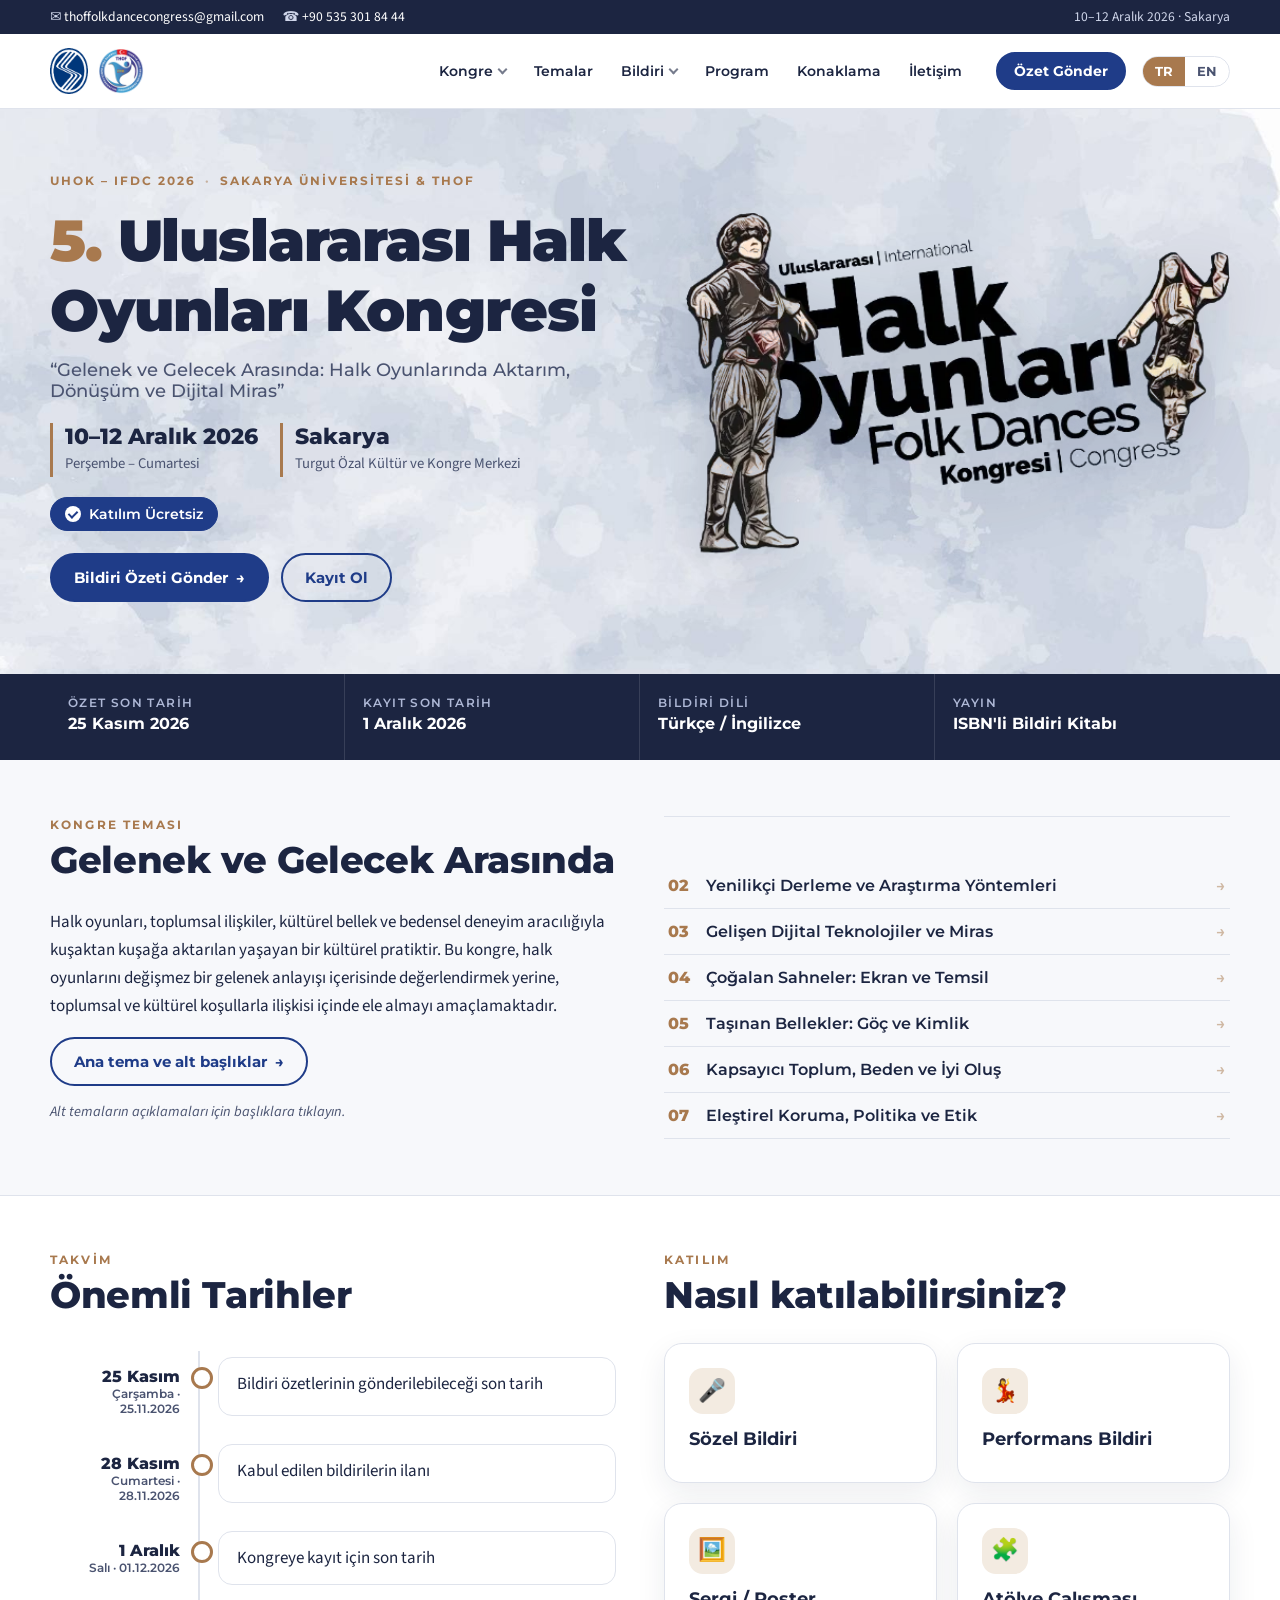
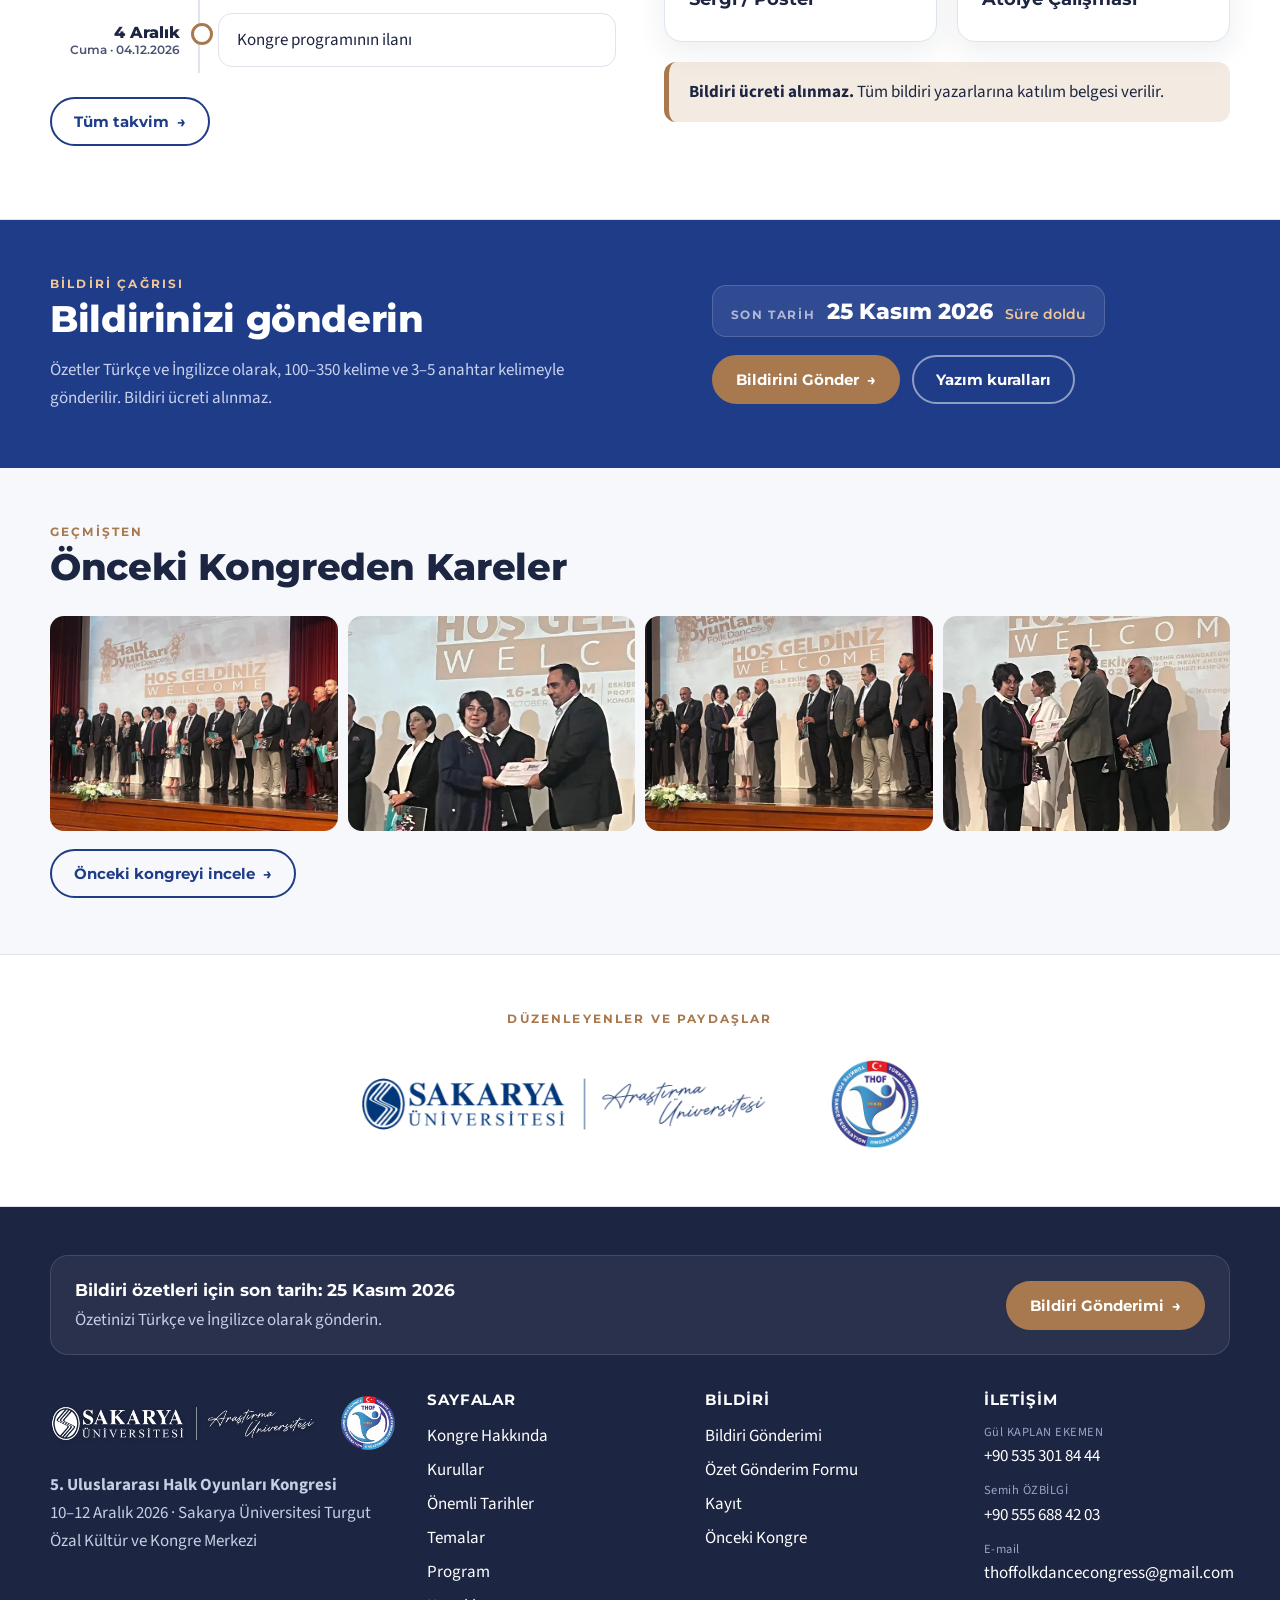
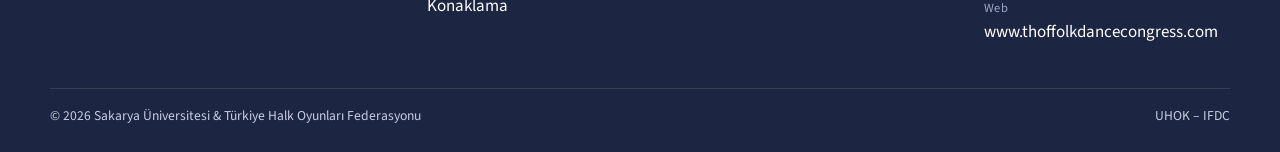
<file: index.html>
<!doctype html>
<html lang="tr" data-lang="tr">
<head>
<meta charset="utf-8">
<meta name="viewport" content="width=device-width, initial-scale=1">
<title>UHOK 2026 | 5. Uluslararası Halk Oyunları Kongresi – Sakarya</title>
<meta name="description" content="5. Uluslararası Halk Oyunları Kongresi 10–12 Aralık 2026’da Sakarya Üniversitesi’nde. Bildiri çağrısı açık, katılım ücretsiz.">
<meta name="robots" content="index, follow, max-image-preview:large">
<meta name="author" content="Sakarya Üniversitesi · Türkiye Halk Oyunları Federasyonu">
<meta name="keywords" content="halk oyunları kongresi, uluslararası halk oyunları kongresi, UHOK 2026, IFDC 2026, folk dance congress, Sakarya Üniversitesi, THOF, bildiri çağrısı, halk dansları, somut olmayan kültürel miras">
<meta name="theme-color" content="#1c2541">
<!-- seo:start (tools/build.py doldurur) -->
<link rel="canonical" href="https://01-anoma1y.github.io/trhalkoyunlari/">
<link rel="alternate" hreflang="tr" href="https://01-anoma1y.github.io/trhalkoyunlari/">
<link rel="alternate" hreflang="en" href="https://01-anoma1y.github.io/trhalkoyunlari/?lang=en">
<link rel="alternate" hreflang="x-default" href="https://01-anoma1y.github.io/trhalkoyunlari/">
<meta property="og:url" content="https://01-anoma1y.github.io/trhalkoyunlari/">
<meta property="og:image" content="https://01-anoma1y.github.io/trhalkoyunlari/assets/img/uluslararasi-halk-oyunlari-kongresi-2026-sakarya.jpg">
<meta name="twitter:image" content="https://01-anoma1y.github.io/trhalkoyunlari/assets/img/uluslararasi-halk-oyunlari-kongresi-2026-sakarya.jpg">
<script type="application/ld+json">{"@context":"https://schema.org","@type":"EducationEvent","name":"5. Uluslararası Halk Oyunları Kongresi (UHOK 2026)","alternateName":"5th International Folk Dance Congress (IFDC 2026)","description":"Ana tema: Gelenek ve Gelecek Arasında: Halk Oyunlarında Aktarım, Dönüşüm ve Dijital Miras.","startDate":"2026-12-10T09:00+03:00","endDate":"2026-12-12","eventStatus":"https://schema.org/EventScheduled","eventAttendanceMode":"https://schema.org/OfflineEventAttendanceMode","inLanguage":["tr","en"],"url":"https://01-anoma1y.github.io/trhalkoyunlari/","image":["https://01-anoma1y.github.io/trhalkoyunlari/assets/img/uluslararasi-halk-oyunlari-kongresi-2026-sakarya.jpg"],"location":{"@type":"Place","name":"Sakarya Üniversitesi Turgut Özal Kültür ve Kongre Merkezi","address":{"@type":"PostalAddress","streetAddress":"Esentepe Kampüsü","addressLocality":"Serdivan","addressRegion":"Sakarya","postalCode":"54050","addressCountry":"TR"}},"organizer":[{"@type":"Organization","name":"Sakarya Üniversitesi","url":"https://www.sakarya.edu.tr/"},{"@type":"Organization","name":"Türkiye Halk Oyunları Federasyonu","alternateName":"THOF"}],"offers":{"@type":"Offer","price":"0","priceCurrency":"TRY","availability":"https://schema.org/InStock","url":"https://01-anoma1y.github.io/trhalkoyunlari/#kayit","validThrough":"2026-12-01"},"contactPoint":{"@type":"ContactPoint","email":"thoffolkdancecongress@gmail.com","contactType":"customer support"}}</script>
<!-- seo:end -->
<meta property="og:type" content="website">
<meta property="og:site_name" content="UHOK 2026 – Uluslararası Halk Oyunları Kongresi">
<meta property="og:locale" content="tr_TR">
<meta property="og:locale:alternate" content="en_US">
<meta property="og:title" content="UHOK 2026 | 5. Uluslararası Halk Oyunları Kongresi – Sakarya">
<meta property="og:description" content="5. Uluslararası Halk Oyunları Kongresi 10–12 Aralık 2026’da Sakarya Üniversitesi’nde. Bildiri çağrısı açık, katılım ücretsiz.">
<meta property="og:image:width" content="1200">
<meta property="og:image:height" content="630">
<meta property="og:image:type" content="image/jpeg">
<meta property="og:image:alt" content="5. Uluslararası Halk Oyunları Kongresi, 10–12 Aralık 2026, Sakarya Üniversitesi">
<meta name="twitter:card" content="summary_large_image">
<meta name="twitter:title" content="UHOK 2026 | 5. Uluslararası Halk Oyunları Kongresi – Sakarya">
<meta name="twitter:description" content="5. Uluslararası Halk Oyunları Kongresi 10–12 Aralık 2026’da Sakarya Üniversitesi’nde. Bildiri çağrısı açık, katılım ücretsiz.">
<link rel="icon" type="image/png" sizes="64x64" href="assets/img/favicon-64.png">
<link rel="apple-touch-icon" href="assets/img/apple-touch-icon.png">
<link rel="preconnect" href="https://fonts.googleapis.com">
<link rel="preconnect" href="https://fonts.gstatic.com" crossorigin>
<link href="https://fonts.googleapis.com/css2?family=Montserrat:wght@500;600;700;800;900&family=Source+Sans+3:ital,wght@0,400;0,600;1,400&display=swap" rel="stylesheet">
<link rel="stylesheet" href="assets/css/style.css">
<script id="site-data" type="application/json">{"contact":{"email":"thoffolkdancecongress@gmail.com","site":"www.thoffolkdancecongress.com","phones":[{"name":"Arş. Gör. Dr. Gül KAPLAN EKEMEN","short":"Gül KAPLAN EKEMEN","tel":"+90 535 301 84 44"},{"name":"Arş. Gör. Semih ÖZBİLGİ","short":"Semih ÖZBİLGİ","tel":"+90 555 688 42 03"}]},"baseUrl":"https://01-anoma1y.github.io/trhalkoyunlari/","dates":{"abstractDeadline":"2026-11-25","acceptance":"2026-11-28","registrationDeadline":"2026-12-01","programAnnouncement":"2026-12-04","congressStart":"2026-12-10","congressDay2":"2026-12-11","congressEnd":"2026-12-12"},"congressStartTime":"09:00","timezone":"Europe/Istanbul","timeline":[{"date":"abstractDeadline","tr":"Bildiri özetlerinin gönderilebileceği son tarih","en":"Deadline for sending abstracts"},{"date":"acceptance","tr":"Kabul edilen bildirilerin ilanı","en":"Announcement of accepted papers"},{"date":"registrationDeadline","tr":"Kongreye kayıt için son tarih","en":"Deadline for congress registration"},{"date":"programAnnouncement","tr":"Kongre programının ilanı","en":"Announcement of the congress program"},{"date":"congressStart","tr":"1. Gün — Kongre açılışı ve bildiri sunumları","en":"Day 1 — Congress opening and paper presentations","congress":true},{"date":"congressDay2","tr":"2. Gün — Bildiri sunumları","en":"Day 2 — Paper presentations","congress":true},{"date":"congressEnd","tr":"3. Gün — Bildiri sunumları, kongre kapanışı ve gezi programı","en":"Day 3 — Paper presentations, closing of the congress and excursion","congress":true}],"program":[{"date":"congressStart","tr":"Kongre Açılışı ve Bildiri Sunumları","en":"Congress Opening and Paper Presentations","sessions":[]},{"date":"congressDay2","tr":"Bildiri Sunumları","en":"Paper Presentations","sessions":[]},{"date":"congressEnd","tr":"Bildiri Sunumları, Kongre Kapanışı ve Gezi Programı","en":"Paper Presentations, Closing of the Congress and Excursion","sessions":[]}],"committees":{"organizing":[{"name":"Prof. Kerem Cenk YILMAZ","institution":"Sakarya Üniversitesi","lead":true},{"name":"Prof. Dr. Sertan DEMİR","institution":"Sakarya Üniversitesi"},{"name":"Prof. Dr. Mustafa ŞAHİN","institution":"Ardahan Üniversitesi"},{"name":"Prof. Dr. Zeynel TURAN","institution":"Burdur Mehmet Akif Ersoy Üniversitesi"},{"name":"Doç. Dr. Dilek CANTEKİN ELYAĞUTU","institution":"Sakarya Üniversitesi"},{"name":"Doç. Dr. Arda ERAVCI","institution":"Giresun Üniversitesi"},{"name":"Dr. Öğr. Üy. Umut ERDOĞAN","institution":"Sakarya Üniversitesi"},{"name":"Öğr. Gör. Dr. Yiğit Hakan ÜNLÜ","institution":"Sakarya Üniversitesi"},{"name":"Öğr. Gör. Dr. Deniz KÖKTAN","institution":"Sakarya Üniversitesi"},{"name":"Öğr. Gör. Eda ERTURAL","institution":"Sakarya Üniversitesi"},{"name":"Öğr. Gör. Gökhan ÜLKER","institution":"Eskişehir Osmangazi Üniversitesi"}],"secretariat":[{"name":"Arş. Gör. Dr. Gül KAPLAN EKEMEN","institution":"Sakarya Üniversitesi"},{"name":"Arş. Gör. Semih ÖZBİLGİ","institution":"Sakarya Üniversitesi"}],"referees":[{"name":"Dr. Ahmet Selim DOĞAN","institution":"ATATÜRK ÜNİVERSİTESİ"},{"name":"Dr. Adem KOÇ","institution":"ESKİŞEHİR OSMANGAZİ ÜNİVERSİTESİ"},{"name":"Dr. Abdulmenaf KORKUTATA","institution":"ÇANAKKALE ONSEKİZ MART ÜNİVERSİTESİ"},{"name":"Dr. Anna HOFFMAN","institution":"RESEARCH CENTER OF SLOVIAN ACD OF SCIENCES AND ARTS"},{"name":"Dr. Ann R. DAVID","institution":"BONH ÜNİVERSİTESİ"},{"name":"Dr. Arda ERAVCI","institution":"GİRESUN ÜNİVERSİTESİ"},{"name":"Dr. Arzu ÖZTÜRKMEN","institution":"BOĞAZİÇİ ÜNİVERSİTESİ"},{"name":"Dr. Aslı Büyükokutan TÖRET","institution":"ESKİŞEHİR OSMANGAZİ ÜNİVERSİTESİ"},{"name":"Dr. Asuman TURAN","institution":"MEHMET AKİF ERSOY ÜNİVERSİTESİ"},{"name":"Dr. Ayrin ERSÖZ","institution":"YILDIZ TEKNİK ÜNİVERSİTESİ"},{"name":"Dr. Ayşin KABALAK","institution":"MİMAR SİNAN GÜZEL SANATLAR ÜNİVERSİTESİ"},{"name":"Dr. Bora OKTAN","institution":"EGE ÜNİVERSİTESİ"},{"name":"Dr. Bülent KURTİŞOĞLU","institution":"ARDAHAN ÜNİVERSİTESİ"},{"name":"Dr. Cafer Talha ŞEKER","institution":"İSTANBUL TİCARET ÜNİVERSİTESİ"},{"name":"Dr. Cihan YURTÇU","institution":"İSTANBUL TEKNİK ÜNİVERSİTESİ"},{"name":"Dr. Chi -Fang CHAO","institution":"ROEHAMPTON UNIVERSITY"},{"name":"Dr. Dilek CANTEKİN ELYAĞUTU","institution":"SAKARYA ÜNİVERSİTESİ"},{"name":"Dr. Dilek TÜRKYILMAZ","institution":"HACI BAYRAM VELİ ÜNİVERSİTESİ"},{"name":"Dr. Elsie IVANCICH DUNIN","institution":"KALIFORNİA ÜNİVERSİTESİ"},{"name":"Dr. Elvan Deniz YUMUK","institution":"ALAADDİN KEYKUBAT ÜNİVERSİTESİ"},{"name":"Dr. Emrah ÖZDEMİR","institution":"RUMELİ ÜNİVERSİTESİ"},{"name":"Dr. Enver SADIKOVA","institution":"BAKÜ MÜZİK AKADEMİSİ"},{"name":"Dr. Ercan KILKIL","institution":"MUĞLA SITKI KOÇMAN ÜNİVERSİTESİ"},{"name":"Dr. Erhan TEKİN","institution":"HATAY MUSTAFA KEMAL ÜNİVERSİSTESİ"},{"name":"Dr. Eylem DERELİ","institution":"ESKİŞEHİR OSMANGAZİ ÜNİVERSİTESİ"},{"name":"Dr. Faik TANRIKULU","institution":"İSTANBUL MEDİPOL ÜNİVERSİTESİ"},{"name":"Dr. F. Belma OĞUL","institution":"İSTANBUL TEKNİK ÜNİVERSİTESİ"},{"name":"Dr. Gencay KARAKAYA","institution":"İSTANBUL TİCARET ÜNİVERSİTESİ"},{"name":"Dr. Gülay MİRZAOĞLU","institution":"HACETTEPE ÜNİVERSİTESİ"},{"name":"Dr. Habiba MAMEDOVA","institution":"BAKÜ KOREOGRAFİ AKADEMİSİ"},{"name":"Dr. Hakan ACAR","institution":"MEHMET AKİF ERSOY ÜNİVERSİTESİ"},{"name":"Dr. Hale YAMANER","institution":"EGE ÜNİVERSİTESİ"},{"name":"Dr. Hasan Ali DAĞLI","institution":"EGE ÜNİVERSİTESİ"},{"name":"Dr. Haydar TANRIVERDİ","institution":"İSTANBUL TEKNİK ÜNİVERSİTESİ"},{"name":"Dr. Ida MEFTAHI","institution":"MARYLAND ÜNİVERSİTESİ"},{"name":"Dr. İdris Ersan KÜÇÜK","institution":"EGE ÜNİVERSİTESİ"},{"name":"Dr. İlknur BEKTAŞ","institution":"İSTANBUL TEKNİK ÜNİVERSİTESİ"},{"name":"Dr. Irene MARKOFF","institution":"YORK ÜNİVERSİTESİ"},{"name":"Dr. İsmail GÜVEN","institution":"ANKARA ÜNİVERSİTESİ"},{"name":"Dr. İsmail SINIR","institution":"MUĞLA SITKI KOÇMAN ÜNİVERSİTESİ"},{"name":"Dr. John MARGON O'CONNELL","institution":"CARDIFF ÜNİVERSİTESİ"},{"name":"Dr. Kamile PERÇİN AKGÜL","institution":"GAZİANTEP ÜNİVERSİTESİ"},{"name":"Dr. Kemal ÖZAVCI","institution":"ARDAHAN ÜNİVERSİTESİ"},{"name":"Dr. Kerem CENK YILMAZ","institution":"SAKARYA ÜNİVERSİTESİ"},{"name":"Dr. Konstantinos DIMOPOULOS","institution":"NATIONAL AND KAPODISTRIAN UNIVERSITY OF ATHENS"},{"name":"Dr. Kürşat ÖNCÜL","institution":"ESKİŞEHİR OSMANGAZİ ÜNİVERSİTESİ"},{"name":"Dr. Lucie HAYASHI","institution":"ACADEMY OF PERFORMING ARTS IN PRAGUE"},{"name":"Dr. Maria ARGYRIOU","institution":"APPLIED MUSIC PEDAGOGY UNIVERSITY OF THE AEGEAN"},{"name":"Dr. Mehmet Onurhan GÜCÜŞ","institution":"KARAMANOĞLU MEHMETBEY ÜNİVERSİTESİ"},{"name":"Dr. Mehmet Öcal ÖZBİLGİN","institution":"EGE ÜNİVERSİTESİ"},{"name":"Dr. Mırna SABLJAR","institution":"JOSIP JURAJ STROSSMAYER UNIVERSITY OF OSIJEK"},{"name":"Dr. Mustafa KAYA","institution":"SİVAS CUMHURİYET ÜNİVERSİTESİ"},{"name":"Dr. Mustafa ŞAHİN","institution":"ARDAHAN ÜNİVERSİTESİ"},{"name":"Dr. Muzaffer SÜMBÜL","institution":"ÇUKUROVA ÜNİVERSİTESİ"},{"name":"Dr. Necip ÇETİN","institution":"VAN YÜZÜNCÜ YIL ÜNİVERSİTESİ"},{"name":"Dr. Öcal OĞUZ","institution":"GAZİ ÜNİVERSİTESİ"},{"name":"Dr. Ömer ADIGÜZEL","institution":"ANKARA ÜNİVERSİTESİ"},{"name":"Dr. Ömer Barbaros ÜNLÜ","institution":"EGE ÜNİVERSİTESİ"},{"name":"Dr. Onur AYKAÇ","institution":"KARAMANOĞLU MEHMETBEY ÜNİVERSİTESİ"},{"name":"Dr. Özkul ÇOBANOĞLU","institution":"HACETTEPE ÜNİVERSİTESİ"},{"name":"Dr. Pınar KASAPOĞLU","institution":"HACETTEPE ÜNİVERSİTESİ"},{"name":"Dr. Pınar Karacan DOĞAN","institution":"GAZİ ÜNİVERSİTESİ"},{"name":"Dr. Rumiana MARGARİTOVA","institution":"INSTITUTE OF ART STUDIES, BULGARIAN ACADEMY OF SCIENCES"},{"name":"Dr. Savaş EKİCİ","institution":"GAZİANTEP ÜNİVERSİTESİ"},{"name":"Dr. Selami AKIŞ","institution":"ARDAHAN ÜNİVERSİTESİ"},{"name":"Dr. Serdar KASTELLİ","institution":"EGE ÜNİVERSİTESİ"},{"name":"Dr. Öğr. Üyesi Seren ERAVCI","institution":"GİRESUN ÜNİVERSİTESİ"},{"name":"Dr. Serpil MÜRTEZAOĞLU","institution":"İSTANBUL TEKNİK ÜNİVERSİTESİ"},{"name":"Dr. Sema ERKAN","institution":"EGE ÜNİVERSİTESİ"},{"name":"Dr. Serhat TURUNÇ","institution":"İSTANBUL TEKNİK ÜNİVERSİTESİ"},{"name":"Dr. Serkan KELEŞOĞLU","institution":"ANKARA ÜNİVERSİTESİ"},{"name":"Dr. Şirin ŞENGEL","institution":"ESKİŞEHİR OSMANGAZİ ÜNİVERSİTESİ"},{"name":"Dr. Süleyman FİDAN","institution":"GAZİANTEP ÜNİVERSİTESİ"},{"name":"Dr. Tatyana KARTASHOVA","institution":"L. V. SARATOV DEVLET KONSERVATUVARI SOBINOVA"},{"name":"Dr. Tolga KARACA","institution":"GAZİOSMANPAŞA ÜNİVERSİTESİ"},{"name":"Dr. Tuğçe TUNA","institution":"MİMAR SİNAN ÜNİVERSİTESİ"},{"name":"Dr. Turgay AKDAĞOĞLU","institution":"ARDAHAN ÜNİVERSİTESİ"},{"name":"Dr. Umut ERDOĞAN","institution":"SAKARYA ÜNİVERSİTESİ"},{"name":"Dr. Yakup AÇAR","institution":"KAFKAS ÜNİVERSİTESİ"},{"name":"Dr. Yunus Emre ÜSTGÖRÜL","institution":"MUĞLA SITKI KOÇMAN ÜNİVERSİTESİ"},{"name":"Dr. Zeynel TURAN","institution":"MEHMET AKİF ERSOY ÜNİVERSİTESİ"},{"name":"Dr. Zinnur GEREK","institution":"GAZİANTEP ÜNİVERSİTESİ"}]}}</script>
</head>
<body>
<div class="preloader" id="preloader" aria-hidden="true">
  <div class="pl-in">
    <img src="assets/img/uluslararasi-halk-oyunlari-kongresi-2026-afis-gorseli.webp" alt="" width="530" height="332">
    <b>UHOK <span>2026</span></b>
    <span class="pl-bar"><i></i></span>
  </div>
</div>
<script>
/* Açılış ekranı: oturumda bir kez, sayfa yüklenince (en geç 2,5 sn) kapanır */
(function(){var pl=document.getElementById('preloader'),seen=false;
try{seen=sessionStorage.getItem('uhok-pl');sessionStorage.setItem('uhok-pl','1')}catch(e){}
if(seen||matchMedia('(prefers-reduced-motion: reduce)').matches){pl.remove();return}
var t0=Date.now(),done=false;function hide(){if(done)return;done=true;
setTimeout(function(){pl.classList.add('pl-done');setTimeout(function(){pl.remove()},500)},Math.max(0,450-(Date.now()-t0)))}
addEventListener('load',hide);setTimeout(hide,2500)})();
</script>
<a class="skip" href="#main"><span lang="tr">İçeriğe geç</span><span lang="en">Skip to content</span></a>

<div class="topbar">
  <div class="wrap">
    <div class="tb-left">
      <span>✉ <a data-bind="email" href="mailto:thoffolkdancecongress@gmail.com">thoffolkdancecongress@gmail.com</a></span>
      <span>☎ <a href="tel:+905353018444">+90 535 301 84 44</a></span>
    </div>
    <span><span lang="tr">10–12 Aralık 2026 · Sakarya</span><span lang="en">10–12 December 2026 · Sakarya, Türkiye</span></span>
  </div>
</div>

<header class="site">
  <div class="wrap" style="position:relative">
    <a class="brand" href="#anasayfa" aria-label="Ana sayfa / Home">
      <img src="assets/logos/sakarya-universitesi-amblem.png" alt="Sakarya Üniversitesi logosu" width="100" height="120">
      <img src="assets/logos/turkiye-halk-oyunlari-federasyonu-thof-amblem.png" alt="Türkiye Halk Oyunları Federasyonu (THOF) logosu" width="400" height="400">
      <span class="bt">UHOK – IFDC 2026<small lang="tr">5. Uluslararası Kongre</small><small lang="en">5th International Congress</small></span>
    </a>
    <button class="burger" type="button" aria-label="Menü / Menu" aria-expanded="false" aria-controls="main-nav">☰</button>
    <nav class="main" id="main-nav" aria-label="Ana menü">
      <div class="dd">
        <a href="#kongre" data-group="kongre kurullar tarihler galeri" aria-haspopup="true"><span lang="tr">Kongre</span><span lang="en">Congress</span><span class="caret" aria-hidden="true"></span></a>
        <div class="sub">
          <a href="#kongre"><span lang="tr">Kongre Hakkında</span><span lang="en">About the Congress</span></a>
          <a href="#kurullar"><span lang="tr">Kurullar</span><span lang="en">Committees</span></a>
          <a href="#tarihler"><span lang="tr">Önemli Tarihler</span><span lang="en">Important Dates</span></a>
          <a href="#galeri"><span lang="tr">Önceki Kongreden</span><span lang="en">Previous Congress</span></a>
        </div>
      </div>
      <a href="#tema"><span lang="tr">Temalar</span><span lang="en">Themes</span></a>
      <div class="dd">
        <a href="#bildiri" data-group="bildiri kayit" aria-haspopup="true"><span lang="tr">Bildiri</span><span lang="en">Submissions</span><span class="caret" aria-hidden="true"></span></a>
        <div class="sub">
          <a href="#bildiri"><span lang="tr">Bildiri Gönderimi ve Kurallar</span><span lang="en">Submission &amp; Guidelines</span></a>
          <a href="#bildiri/ozet-formu"><span lang="tr">Özet Gönderim Formu</span><span lang="en">Abstract Form</span></a>
          <a href="#kayit"><span lang="tr">Kayıt</span><span lang="en">Registration</span></a>
        </div>
      </div>
      <a href="#program">Program</a>
      <a href="#konaklama"><span lang="tr">Konaklama</span><span lang="en">Accommodation</span></a>
      <a href="#iletisim"><span lang="tr">İletişim</span><span lang="en">Contact</span></a>
      <a class="btn primary m-cta" href="#bildiri/ozet-formu"><span lang="tr">Bildiri Özeti Gönder</span><span lang="en">Submit an Abstract</span> →</a>
    </nav>
    <a class="btn primary nav-cta" href="#bildiri/ozet-formu"><span lang="tr">Özet Gönder</span><span lang="en">Submit an Abstract</span></a>
    <div class="lang" role="group" aria-label="Dil / Language">
      <button type="button" data-l="tr" aria-label="Türkçe">TR</button><button type="button" data-l="en" aria-label="English">EN</button>
    </div>
  </div>
</header>

<main id="main" tabindex="-1">

<!-- =================== ANA SAYFA =================== -->
<div class="page" id="p-anasayfa">
  <section class="hero">
    <div class="wrap">
      <div>
        <p class="hero-kicker">UHOK – IFDC 2026 <span>·</span> <span lang="tr">Sakarya Üniversitesi &amp; THOF</span><span lang="en">Sakarya University &amp; THOF</span></p>
        <h1 lang="tr"><span class="no">5.</span> Uluslararası Halk Oyunları Kongresi</h1>
        <h1 lang="en"><span class="no">5th</span> International Folk Dance Congress</h1>
        <p class="sub" lang="tr">“Gelenek ve Gelecek Arasında: Halk Oyunlarında Aktarım, Dönüşüm ve Dijital Miras”</p>
        <p class="sub" lang="en">“Between Tradition and the Future: Transmission, Transformation, and Digital Heritage in Folk Dance”</p>
        <div class="meta">
          <div><b data-bind="range:congressStart,congressEnd">10–12 Aralık 2026</b><span data-bind="weekrange:congressStart,congressEnd">Perşembe – Cumartesi</span></div>
          <div><b>Sakarya</b><span lang="tr">Turgut Özal Kültür ve Kongre Merkezi</span><span lang="en">Turgut Özal Culture &amp; Congress Center</span></div>
        </div>
        <div class="badges">
          <span class="badge free"><span class="tick" aria-hidden="true"></span><span lang="tr">Katılım Ücretsiz</span><span lang="en">Participation is Free</span></span>
        </div>
        <div class="btns">
          <a class="btn primary" href="#bildiri/ozet-formu"><span lang="tr">Bildiri Özeti Gönder</span><span lang="en">Submit an Abstract</span> →</a>
          <a class="btn ghost" href="#kayit"><span lang="tr">Kayıt Ol</span><span lang="en">Register</span></a>
        </div>
      </div>
      <div class="hero-art">
        <picture><source srcset="assets/img/uluslararasi-halk-oyunlari-kongresi-2026-afis-gorseli.webp" type="image/webp"><img src="assets/img/uluslararasi-halk-oyunlari-kongresi-2026-afis-gorseli.png" alt="5. Uluslararası Halk Oyunları Kongresi 2026 afiş görseli: geleneksel kıyafetli iki halk oyuncusu" width="530" height="332" fetchpriority="high"></picture>

      </div>
    </div>
  </section>

  <div class="strip">
    <div class="wrap">
      <div class="it"><small lang="tr">Özet son tarih</small><small lang="en">Abstract deadline</small><b data-bind="date:abstractDeadline">25 Kasım 2026</b></div>
      <div class="it"><small lang="tr">Kayıt son tarih</small><small lang="en">Registration deadline</small><b data-bind="date:registrationDeadline">1 Aralık 2026</b></div>
      <div class="it"><small lang="tr">Bildiri dili</small><small lang="en">Languages</small><b lang="tr">Türkçe / İngilizce</b><b lang="en">Turkish / English</b></div>
      <div class="it"><small lang="tr">Yayın</small><small lang="en">Publication</small><b lang="tr">ISBN'li Bildiri Kitabı</b><b lang="en">ISBN Proceedings Book</b></div>
    </div>
  </div>

  <section class="block">
    <div class="wrap grid g2" style="align-items:center;gap:48px">
      <div>
        <div class="section-title"><div><span class="kicker" lang="tr">Kongre teması</span><span class="kicker" lang="en">Congress theme</span>
          <h2 lang="tr">Gelenek ve Gelecek Arasında</h2><h2 lang="en">Between Tradition and the Future</h2></div></div>
        <p lang="tr">Halk oyunları, toplumsal ilişkiler, kültürel bellek ve bedensel deneyim aracılığıyla kuşaktan kuşağa aktarılan yaşayan bir kültürel pratiktir. Bu kongre, halk oyunlarını değişmez bir gelenek anlayışı içerisinde değerlendirmek yerine, toplumsal ve kültürel koşullarla ilişkisi içinde ele almayı amaçlamaktadır.</p>
        <p lang="en">Folk dance is a living cultural practice transmitted from generation to generation through social relations, cultural memory, and embodied experience. This congress aims to examine folk dance not as an unchanging tradition, but in relation to the social and cultural conditions that shape it.</p>
        <a class="btn ghost" href="#tema"><span lang="tr">Ana tema ve alt başlıklar</span><span lang="en">Main theme &amp; subheadings</span> →</a>
        <p class="note" style="margin-top:14px" lang="tr">Alt temaların açıklamaları için başlıklara tıklayın.</p>
        <p class="note" style="margin-top:14px" lang="en">Click a subtheme to read its description.</p>
      </div>
      <div class="theme-links" role="list">
        <a class="tl" role="listitem" href="#tema/alt-1"><b>01</b><span lang="tr">Dönüşen Aktarım ve Eğitim</span><span lang="en">Transformations in Transmission and Education</span><span class="arr" aria-hidden="true">→</span></a>
        <a class="tl" role="listitem" href="#tema/alt-2"><b>02</b><span lang="tr">Yenilikçi Derleme ve Araştırma Yöntemleri</span><span lang="en">Innovative Documentation and Research Methods</span><span class="arr" aria-hidden="true">→</span></a>
        <a class="tl" role="listitem" href="#tema/alt-3"><b>03</b><span lang="tr">Gelişen Dijital Teknolojiler ve Miras</span><span lang="en">Emerging Digital Technologies and Heritage</span><span class="arr" aria-hidden="true">→</span></a>
        <a class="tl" role="listitem" href="#tema/alt-4"><b>04</b><span lang="tr">Çoğalan Sahneler: Ekran ve Temsil</span><span lang="en">Expanding Stages: Screen and Representation</span><span class="arr" aria-hidden="true">→</span></a>
        <a class="tl" role="listitem" href="#tema/alt-5"><b>05</b><span lang="tr">Taşınan Bellekler: Göç ve Kimlik</span><span lang="en">Memories in Motion: Migration and Identity</span><span class="arr" aria-hidden="true">→</span></a>
        <a class="tl" role="listitem" href="#tema/alt-6"><b>06</b><span lang="tr">Kapsayıcı Toplum, Beden ve İyi Oluş</span><span lang="en">Inclusive Society, the Body, and Well-Being</span><span class="arr" aria-hidden="true">→</span></a>
        <a class="tl" role="listitem" href="#tema/alt-7"><b>07</b><span lang="tr">Eleştirel Koruma, Politika ve Etik</span><span lang="en">Critical Preservation, Policy, and Ethics</span><span class="arr" aria-hidden="true">→</span></a>
      </div>
    </div>
  </section>

  <section class="block alt">
    <div class="wrap grid g2" style="gap:48px">
      <div>
        <div class="section-title"><div><span class="kicker" lang="tr">Takvim</span><span class="kicker" lang="en">Calendar</span>
          <h2 lang="tr">Önemli Tarihler</h2><h2 lang="en">Important Dates</h2></div></div>
        <ul class="timeline" data-render="timeline" data-limit="4"><li class="next"><div class="d">25 Kasım<small>Çarşamba · 25.11.2026</small></div><div class="c">Bildiri özetlerinin gönderilebileceği son tarih<span class="badge">Sıradaki</span></div></li><li class=""><div class="d">28 Kasım<small>Cumartesi · 28.11.2026</small></div><div class="c">Kabul edilen bildirilerin ilanı</div></li><li class=""><div class="d">1 Aralık<small>Salı · 01.12.2026</small></div><div class="c">Kongreye kayıt için son tarih</div></li><li class=""><div class="d">4 Aralık<small>Cuma · 04.12.2026</small></div><div class="c">Kongre programının ilanı</div></li></ul>
        <p style="margin-top:16px"><a class="btn ghost" href="#tarihler"><span lang="tr">Tüm takvim</span><span lang="en">Full calendar</span> →</a></p>
      </div>
      <div>
        <div class="section-title"><div><span class="kicker" lang="tr">Katılım</span><span class="kicker" lang="en">Participation</span>
          <h2 lang="tr">Nasıl katılabilirsiniz?</h2><h2 lang="en">How Can You Participate?</h2></div></div>
        <div class="grid g2">
          <div class="card"><div class="icon">🎤</div><h3 lang="tr">Sözel Bildiri</h3><h3 lang="en">Oral Presentation</h3></div>
          <div class="card"><div class="icon">💃</div><h3 lang="tr">Performans Bildiri</h3><h3 lang="en">Performance Presentation</h3></div>
          <div class="card"><div class="icon">🖼️</div><h3 lang="tr">Sergi / Poster</h3><h3 lang="en">Exhibition / Poster</h3></div>
          <div class="card"><div class="icon">🧩</div><h3 lang="tr">Atölye Çalışması</h3><h3 lang="en">Workshop</h3></div>
        </div>
        <div class="callout" style="margin-top:20px"><b lang="tr">Bildiri ücreti alınmaz.</b><b lang="en">No paper fee is charged.</b>
          <span lang="tr">Tüm bildiri yazarlarına katılım belgesi verilir.</span><span lang="en">All authors receive a certificate of participation.</span></div>
      </div>
    </div>
  </section>

    <section class="cta-band" aria-labelledby="cta-h">
    <div class="wrap">
      <div>
        <span class="kicker" lang="tr">Bildiri çağrısı</span><span class="kicker" lang="en">Call for papers</span>
        <h2 id="cta-h"><span lang="tr">Bildirinizi gönderin</span><span lang="en">Submit an Abstract</span></h2>
        <p lang="tr">Özetler Türkçe ve İngilizce olarak, 100–350 kelime ve 3–5 anahtar kelimeyle gönderilir. Bildiri ücreti alınmaz.</p>
        <p lang="en">Abstracts are submitted in Turkish and English, 100–350 words with 3–5 keywords. No paper fee is charged.</p>
      </div>
      <div class="cta-side">
        <div class="deadline"><small lang="tr">Son tarih</small><small lang="en">Deadline</small><b data-bind="date:abstractDeadline">25 Kasım 2026</b><span data-bind="days:abstractDeadline"></span></div>
        <div class="btns">
          <a class="btn tan" href="#bildiri/ozet-formu"><span lang="tr">Bildirini Gönder</span><span lang="en">Submit an Abstract</span> →</a>
          <a class="btn ghost-light" href="#bildiri"><span lang="tr">Yazım kuralları</span><span lang="en">Writing rules</span></a>
        </div>
      </div>
    </div>
  </section>

<section class="block">
    <div class="wrap">
      <div class="section-title"><div><span class="kicker" lang="tr">Geçmişten</span><span class="kicker" lang="en">From the past</span>
        <h2 lang="tr">Önceki Kongreden Kareler</h2><h2 lang="en">Moments from the Previous Congress</h2></div></div>
      <div class="gallery-strip" role="list" aria-label="Önceki kongreden fotoğraflar">
        <a href="#galeri" role="listitem"><picture><source srcset="assets/img/galeri/halk-oyunlari-kongresi-2025-acilis-toreni-kucuk.webp" type="image/webp"><img src="assets/img/galeri/halk-oyunlari-kongresi-2025-acilis-toreni-kucuk.jpg" alt="Uluslararası Halk Oyunları Kongresi 2025: açılış töreninde sahnedeki katılımcılar" width="720" height="540" loading="lazy" decoding="async"></picture></a>
        <a href="#galeri" role="listitem"><picture><source srcset="assets/img/galeri/halk-oyunlari-kongresi-2025-katilim-belgesi-takdimi-kucuk.webp" type="image/webp"><img src="assets/img/galeri/halk-oyunlari-kongresi-2025-katilim-belgesi-takdimi-kucuk.jpg" alt="Uluslararası Halk Oyunları Kongresi 2025: katılım belgesi takdimi" width="540" height="720" loading="lazy" decoding="async" style="object-position:center 30%"></picture></a>
        <a href="#galeri" role="listitem"><picture><source srcset="assets/img/galeri/halk-oyunlari-kongresi-2025-toplu-fotograf-kucuk.webp" type="image/webp"><img src="assets/img/galeri/halk-oyunlari-kongresi-2025-toplu-fotograf-kucuk.jpg" alt="Uluslararası Halk Oyunları Kongresi 2025: sahnede toplu fotoğraf" width="720" height="540" loading="lazy" decoding="async"></picture></a>
        <a href="#galeri" role="listitem"><picture><source srcset="assets/img/galeri/halk-oyunlari-kongresi-2025-sahnede-katilimcilar-kucuk.webp" type="image/webp"><img src="assets/img/galeri/halk-oyunlari-kongresi-2025-sahnede-katilimcilar-kucuk.jpg" alt="Uluslararası Halk Oyunları Kongresi 2025: sahnede katılımcılar" width="540" height="720" loading="lazy" decoding="async" style="object-position:center 30%"></picture></a>
        <a href="#galeri" role="listitem" class="only-m"><picture><source srcset="assets/img/galeri/halk-oyunlari-kongresi-2025-katilim-belgesi-takdimi-2-kucuk.webp" type="image/webp"><img src="assets/img/galeri/halk-oyunlari-kongresi-2025-katilim-belgesi-takdimi-2-kucuk.jpg" alt="Uluslararası Halk Oyunları Kongresi 2025: katılım belgesi takdimi" width="540" height="720" loading="lazy" decoding="async" style="object-position:center 30%"></picture></a>
        <a href="#galeri" role="listitem" class="only-m"><picture><source srcset="assets/img/galeri/halk-oyunlari-kongresi-2025-sahnede-konuklar-kucuk.webp" type="image/webp"><img src="assets/img/galeri/halk-oyunlari-kongresi-2025-sahnede-konuklar-kucuk.jpg" alt="Uluslararası Halk Oyunları Kongresi 2025: sahnede konuklar" width="720" height="540" loading="lazy" decoding="async" style="object-position:center 25%"></picture></a>
      </div>
      <p class="swipe-hint" aria-hidden="true"><span lang="tr">Kaydırarak gezinin</span><span lang="en">Swipe to browse</span> →</p>
      <p style="margin:18px 0 0"><a class="btn ghost" href="#galeri"><span lang="tr">Önceki kongreyi incele</span><span lang="en">Explore the previous congress</span> →</a></p>
    </div>
  </section>

  <section class="block alt">
    <div class="wrap">
      <div class="section-title" style="justify-content:center;text-align:center"><div><span class="kicker" lang="tr">Düzenleyenler ve paydaşlar</span><span class="kicker" lang="en">Organisers &amp; stakeholders</span></div></div>
      <div class="partners">
        <img class="p-sau" src="assets/logos/sakarya-universitesi-logo.png" alt="Sakarya Üniversitesi logosu" width="980" height="142" loading="lazy">
        <img class="p-thof" src="assets/logos/turkiye-halk-oyunlari-federasyonu-thof-amblem.png" alt="Türkiye Halk Oyunları Federasyonu (THOF) amblemi" width="400" height="400" loading="lazy">
      </div>
    </div>
  </section>
</div>

<!-- =================== KONGRE =================== -->
<div class="page" id="p-kongre">
  <header class="page-head"><div class="wrap">
    <span class="kicker" lang="tr">Kongre hakkında</span><span class="kicker" lang="en">About the congress</span>
    <h1 lang="tr">5. Uluslararası Halk Oyunları Kongresi</h1><h1 lang="en">5th International Folk Dance Congress</h1>
    <p lang="tr">Sakarya Üniversitesi &amp; Türkiye Halk Oyunları Federasyonu</p><p lang="en">Sakarya University &amp; Turkish Folk Dances Federation</p>
  </div></header>

  <section class="block"><div class="wrap">
    <div class="vip">
      <div class="card"><div class="role" lang="tr">Kongre Onursal Başkanı</div><div class="role" lang="en">Honorary President</div><h3>Prof. Dr. Hamza AL</h3><p lang="tr">Sakarya Üniversitesi Rektörü</p><p lang="en">Rector of Sakarya University</p></div>
      <div class="card"><div class="role" lang="tr">Kongre Onursal Başkanı</div><div class="role" lang="en">Honorary President</div><h3>Hüseyin GÜLER</h3><p lang="tr">Türkiye Halk Oyunları Federasyonu Başkanı</p><p lang="en">President of the Turkish Folk Dances Federation</p></div>
      <div class="card"><div class="role" lang="tr">Kongre Başkanı</div><div class="role" lang="en">Congress President</div><h3>Prof. Kerem Cenk YILMAZ</h3><p lang="tr">Sakarya Üniversitesi</p><p lang="en">Sakarya University</p></div>
    </div>
  </div></section>

  <section class="block alt"><div class="wrap grid g2 map-row">
    <div>
      <div class="section-title"><div><span class="kicker" lang="tr">Yer ve tarih</span><span class="kicker" lang="en">Place and date</span>
        <h2 lang="tr">Kongre Yeri ve Tarihi</h2><h2 lang="en">Congress Place and Date</h2></div></div>
      <p lang="tr">Türkiye Halk Oyunları Federasyonu, Sakarya Üniversitesi ile Kongre Paydaşlarının katkı ve destekleriyle düzenlenecek olan <b>5. ULUSLARARASI HALK OYUNLARI KONGRESİ</b>, <b>10-11-12 ARALIK 2026</b> tarihleri arasında <b>Sakarya Üniversitesi Turgut Özal Kültür ve Kongre Merkezi</b>’nde gerçekleştirilecektir.</p>
      <p lang="en">The <b>5TH INTERNATIONAL FOLK DANCE CONGRESS</b>, which will be organized with the contributions and support of the Turkish Folk Dance Federation, Sakarya University and the Congress Stakeholders, will be held on <b>10-11-12th December 2026</b> at <b>Sakarya University Turgut Özal Culture and Congress Center</b>.</p>
      <div class="btns"><button class="btn tan" data-ics><span lang="tr">📅 Takvime ekle</span><span lang="en">📅 Add to calendar</span></button></div>
    </div>
    <iframe class="map" loading="lazy" title="Harita / Map" src="https://www.google.com/maps?q=Sakarya+%C3%9Cniversitesi+Turgut+%C3%96zal+K%C3%BClt%C3%BCr+ve+Kongre+Merkezi&output=embed"></iframe>
  </div></section>

  <section class="block"><div class="wrap">
    <div class="section-title"><div><span class="kicker" lang="tr">Katılım</span><span class="kicker" lang="en">Participation</span>
      <h2 lang="tr">Katılım ve Ücret Politikası</h2><h2 lang="en">Participation and Fee Policy</h2></div></div>
    <div class="prose">
      <p lang="tr">Kongre, öncelik hakkı bildiri sahiplerinde olmak üzere, katılmak isteyen herkese açıktır. Kongrede sunulan bildirilerin yazar/yazarlarının hepsine “katılım belgesi” verilecektir. Kongremizde katılımcılardan bildiri ücreti alınmayacak olup bildiri sunmak isteyenler davetli konuşmacılar hariç yol ve konaklama ücretlerini kendileri karşılayacaktır. Kongreye sözel bildiri, performans bildiri, sergi ve atölye çalışmaları ile katılım sağlanabilir. Bildiriler, bildiri özetleri hakem kurulunun da incelemesi ve olumlu görüşü alındıktan sonra kongrede sunulabilecektir.</p>
      <p lang="en">The congress is open to everyone who wants to participate, with the priority given to the paper owners. All authors of the papers presented at the congress will be given a “certificate of participation”. No paper fee will be charged from the participants in our congress, and those who want to present papers will cover their own travel and accommodation expenses, except for invited speakers. Participation in the congress can be achieved through oral presentations, performance presentations, exhibitions and workshops. Papers and abstracts can be presented at the congress after the review and positive opinion of the referee board.</p>
    </div>
    <div class="grid g4" style="margin-top:24px">
      <div class="card"><div class="icon">🎤</div><h3 lang="tr">Sözel Bildiri</h3><h3 lang="en">Oral Presentation</h3></div>
      <div class="card"><div class="icon">💃</div><h3 lang="tr">Performans Bildiri</h3><h3 lang="en">Performance Presentation</h3></div>
      <div class="card"><div class="icon">🖼️</div><h3 lang="tr">Sergi</h3><h3 lang="en">Exhibition</h3></div>
      <div class="card"><div class="icon">🧩</div><h3 lang="tr">Atölye Çalışması</h3><h3 lang="en">Workshop</h3></div>
    </div>
  </div></section>

  <section class="block alt"><div class="wrap">
    <div class="section-title"><div><span class="kicker" lang="tr">Yayın</span><span class="kicker" lang="en">Publication</span>
      <h2 lang="tr">Bildiri Kitabı</h2><h2 lang="en">Proceedings Book</h2></div></div>
    <div class="prose">
      <p lang="tr">Bildiri sahibinin/sahiplerinin hakem incelemesinde bildiri olarak yayımlanmasının uygun bulunmaması veya belirtilen teslim süresi içinde işlem yapılamayan tam metin bildiriler bildiri kitabında yer alamayacaktır. Bildiriler “bildirinin sunulduğu oturum başkanının olumlu görüşü ve hakem sonuçları doğrultusunda” ISBN numarası alınmış 5. Uluslararası Halk Oyunları Kongresi Bildirileri Kitabı’nda yer alabileceklerdir. Kongre Kitabı resmi web sitemizde E-kitap olarak da yayınlanacaktır. Bildirilerin “Kongre Kitabında” yer alabilmesi için; kongre kayıt işlemlerinin tamamlanmış ve bildirinin kongrede sunulmuş olması gerekmektedir.</p>
      <p lang="en">Full-text papers that are not deemed appropriate for publication as a paper by the referee review of the paper owner(s) or that cannot be processed within the specified delivery period will not be included in the proceedings book. Papers may be included in the 5th International Folk Dance Congress Proceedings Book with an ISBN number “in accordance with the positive opinion of the session chair and the referee results”. The Congress Book will also be published as an E-book on our official website. In order for papers to be included in the “Congress Book”; the congress registration procedures must be completed and the paper must be presented at the congress.</p>
    </div>
  </div></section>
</div>

<!-- =================== TEMA =================== -->
<div class="page" id="p-tema">
  <header class="page-head"><div class="wrap">
    <span class="kicker" lang="tr">Konu başlıkları / Ana temalar</span><span class="kicker" lang="en">Topics / Main themes</span>
    <h1 lang="tr">Kongre Teması</h1><h1 lang="en">Congress Theme</h1>
  </div></header>

  <section class="block"><div class="wrap">
    <p class="theme-quote" lang="tr">“Gelenek ve Gelecek Arasında: Halk Oyunlarında Aktarım, Dönüşüm ve Dijital Miras”</p>
    <p class="theme-quote" lang="en">“Between Tradition and the Future: Transmission, Transformation, and Digital Heritage in Folk Dance”</p>
    <div class="prose">
      <div lang="tr">
        <p>Halk oyunları, toplumsal ilişkiler, kültürel bellek ve bedensel deneyim aracılığıyla kuşaktan kuşağa aktarılan yaşayan bir kültürel pratiktir. Bu pratik, ortaya çıktığı toplumsal çevre içerisinde farklı işlevler üstlenirken zamanla eğitim kurumları, sahne sanatları, yarışmalar ve dijital ortamlar aracılığıyla yeni aktarım biçimleri kazanmıştır. Söz konusu değişimler, halk danslarının nasıl öğrenildiği, icra edildiği, temsil edildiği ve gelecek kuşaklara ulaştırıldığı konularını yeniden değerlendirmeyi gerekli kılmaktadır.</p>
        <p>Geleneksel bağlamından farklı ortamlara taşınan halk oyunları, bir yandan kültürel sürekliliğini korumaya çalışırken diğer yandan değişen toplumsal koşulların, sanatsal tercihlerin ve teknolojik olanakların etkisiyle dönüşmektedir. Bu süreçte aktarımın niteliği, özgünlük anlayışı, beden bilgisinin korunması ve kültürel mirasın gelecek kuşaklara ulaştırılması önemli tartışma alanları olarak öne çıkmaktadır. Özellikle dijital teknolojilerin yaygınlaşması, halk oyunlarına ilişkin bilgi ve kayıtların üretilmesi, arşivlenmesi ve paylaşılması konusunda yeni olanaklar sunarken temsil, erişim, mülkiyet ve etik gibi sorunları da beraberinde getirmektedir.</p>
        <p>Bu kongre, halk oyunlarını değişmez bir gelenek anlayışı içerisinde değerlendirmek yerine, toplumsal ve kültürel koşullarla ilişkisi içinde ele almayı amaçlamaktadır. Aktarım ve eğitim süreçlerinden dijital arşivleme uygulamalarına, sahneleme ve temsil biçimlerinden göç, kimlik ve bedensel deneyim ilişkisine uzanan farklı araştırma alanlarının bir araya getirilmesi hedeflenmektedir. Bu doğrultuda, kuramsal tartışmalara katkı sunan, yeni araştırma yöntemleri geliştiren, saha verilerine dayanan veya yerleşik yaklaşımları eleştirel bir bakışla yeniden değerlendiren çalışmaların kongreye katkı sağlayacağı düşünülmektedir.</p>
      </div>
      <div lang="en">
        <p>Folk dance is a living cultural practice transmitted from generation to generation through social relations, cultural memory, and embodied experience. While serving different functions within the social contexts in which it originates, folk dance has gradually acquired new modes of transmission through educational institutions, performing arts, competitions, and digital environments. These changes call for a renewed examination of how folk dance is learned, performed, represented, and transmitted to future generations.</p>
        <p>As folk dance moves beyond its traditional contexts, it undergoes transformation under the influence of changing social conditions, artistic choices, and technological developments, while also seeking to maintain cultural continuity. In this process, the nature of transmission, understandings of authenticity, the preservation of embodied knowledge, and the transmission of cultural heritage to future generations emerge as significant areas of debate. In particular, the widespread use of digital technologies offers new possibilities for producing, archiving, and sharing information and records related to folk dance, while also raising questions concerning representation, access, ownership, and ethics.</p>
        <p>This congress aims to examine folk dance not as an unchanging tradition, but in relation to the social and cultural conditions that shape it. It seeks to bring together research addressing a broad range of topics, from transmission and education to digital archiving, from staging and representation to the relationships between migration, identity, and embodied experience. Contributions that advance theoretical discussions, develop new research methods, draw on fieldwork data, or critically reconsider established approaches are particularly encouraged.</p>
      </div>
    </div>
  </div></section>

  <section class="block alt"><div class="wrap">
    <div class="section-title"><div><span class="kicker" lang="tr">7 başlık</span><span class="kicker" lang="en">7 subheadings</span>
      <h2 lang="tr">Alt Temalar</h2><h2 lang="en">Subheadings</h2></div></div>
    <div class="grid g2">
      <div class="card sub-theme" id="alt-1"><span class="n">01</span><div class="icon">🎓</div>
        <h3 lang="tr">Dönüşen Aktarım ve Eğitim</h3><h3 lang="en">Transformations in Transmission and Education</h3>
        <p lang="tr">Halk oyunlarının aile, yerel topluluk, usta-çırak ilişkisi, dernek, okul ve üniversite ortamlarında öğrenilmesi ve öğretilmesi; aktarım yöntemlerindeki değişimler ve bu değişimlerin oyunların hareket yapısı, müzikal özellikleri ve kültürel bağlamı üzerindeki etkileri.</p>
        <p lang="en">The learning and teaching of folk dance within families, local communities, master–apprentice relationships, associations, schools, and universities; changes in transmission methods and their effects on the movement structures, musical characteristics, and cultural contexts of folk dance.</p></div>
      <div class="card sub-theme" id="alt-2"><span class="n">02</span><div class="icon">🔎</div>
        <h3 lang="tr">Yenilikçi Derleme ve Araştırma Yöntemleri</h3><h3 lang="en">Innovative Documentation and Research Methods</h3>
        <p lang="tr">Halk oyunları araştırmalarında etnografi deseni, sözlü tarih, hareket çözümlemesi ve disiplinlerarası araştırma yöntemlerinin kullanımı; geleneksel derleme yaklaşımlarının yeni yöntemlerle değerlendirilmesi.</p>
        <p lang="en">The use of ethnographic research designs, oral history, movement analysis, and interdisciplinary research methods in folk dance studies; the reassessment of traditional documentation practices through new methodological approaches.</p></div>
      <div class="card sub-theme" id="alt-3"><span class="n">03</span><div class="icon">💻</div>
        <h3 lang="tr">Gelişen Dijital Teknolojiler ve Miras</h3><h3 lang="en">Emerging Digital Technologies and Heritage</h3>
        <p lang="tr">Dijital arşivler, hareket yakalama sistemleri, üç boyutlu modelleme, yapay zekâ ve etkileşimli uygulamaların halk oyunlarının belgelenmesi, incelenmesi, öğretilmesi ve kültürel miras olarak aktarılmasındaki olanakları ve sınırlılıkları.</p>
        <p lang="en">The opportunities and limitations offered by digital archives, motion-capture systems, three-dimensional modelling, artificial intelligence, and interactive applications for documenting, analysing, teaching, and transmitting folk dance as cultural heritage.</p></div>
      <div class="card sub-theme" id="alt-4"><span class="n">04</span><div class="icon">🎭</div>
        <h3 lang="tr">Çoğalan Sahneler: Ekran ve Temsil</h3><h3 lang="en">Expanding Stages: Screen and Representation</h3>
        <p lang="tr">Halk oyunlarının geleneksel icra ortamlarından sahneye, yarışma alanlarına ve dijital platformlara taşınması; koreografik düzenlemeler, medya temsilleri ve bu süreçlerde değişen estetik ölçütler ile icra biçimleri.</p>
        <p lang="en">The movement of folk dance from traditional performance settings to the stage, competition venues, and digital platforms; choreographic arrangements, media representations, and changing aesthetic standards and performance practices in these contexts.</p></div>
      <div class="card sub-theme" id="alt-5"><span class="n">05</span><div class="icon">🧳</div>
        <h3 lang="tr">Taşınan Bellekler: Göç ve Kimlik</h3><h3 lang="en">Memories in Motion: Migration and Identity</h3>
        <p lang="tr">Göç hareketlerinin halk oyunlarının korunması, yeniden üretilmesi ve farklı toplumsal çevrelerde yaşatılması üzerindeki etkileri; dans, aidiyet, kültürel bellek ve kimlik ilişkileri.</p>
        <p lang="en">The effects of migration on the preservation, reproduction, and continued practice of folk dance in different social environments; the relationships between dance, belonging, cultural memory, and identity.</p></div>
      <div class="card sub-theme" id="alt-6"><span class="n">06</span><div class="icon">🤝</div>
        <h3 lang="tr">Kapsayıcı Toplum, Beden ve İyi Oluş</h3><h3 lang="en">Inclusive Society, the Body, and Well-Being</h3>
        <p lang="tr">Halk oyunlarının farklı yaş ve toplumsal grupların katılımıyla ilişkisi; erişilebilirlik, kapsayıcı eğitim, bedensel farkındalık, toplumsal etkileşim ve iyi oluş bağlamındaki uygulamalar ve araştırmalar.</p>
        <p lang="en">The participation of people from different age groups and social backgrounds in folk dance; practices and research concerning accessibility, inclusive education, bodily awareness, social interaction, and well-being.</p></div>
      <div class="card sub-theme" id="alt-7" style="grid-column:1/-1"><span class="n">07</span><div class="icon">⚖️</div>
        <h3 lang="tr">Eleştirel Koruma, Politika ve Etik</h3><h3 lang="en">Critical Preservation, Policy, and Ethics</h3>
        <p lang="tr">Halk oyunlarının korunması ve yaşatılmasına yönelik kültür politikaları, somut olmayan kültürel miras uygulamaları, temsil ve kültürel sahiplik tartışmaları; belgeleme, arşivleme ve dijital paylaşım süreçlerinde ortaya çıkan etik sorunlar.</p>
        <p lang="en">Cultural policies and intangible cultural heritage initiatives concerning the preservation and safeguarding of folk dance; debates on representation and cultural ownership; and ethical issues arising in documentation, archiving, and digital dissemination.</p></div>
    </div>
    <div class="callout blue" style="margin-top:24px">
      <p lang="tr" style="margin:0">Belirtilen alt temalar, kongrenin temel tartışma alanlarını ortaya koymaktadır. Bu başlıklarla doğrudan örtüşmese de kongrenin genel yaklaşımıyla ilişkili olan özgün araştırma önerileri de değerlendirmeye alınacaktır.</p>
      <p lang="en" style="margin:0">The subthemes outlined above identify the principal areas of discussion for the congress. Original research proposals that do not directly correspond to these categories but are relevant to the congress's overall scope will also be considered.</p>
    </div>
  </div></section>
</div>

<!-- =================== ÖNEMLİ TARİHLER =================== -->
<div class="page" id="p-tarihler">
  <header class="page-head"><div class="wrap">
    <span class="kicker" lang="tr">Takvim</span><span class="kicker" lang="en">Calendar</span>
    <h1 lang="tr">Önemli Tarihler</h1><h1 lang="en">Important Dates</h1>
    <p lang="tr">Kongre için belirlenen önemli tarihler</p><p lang="en">Important Congress Dates</p>
  </div></header>
  <section class="block"><div class="wrap grid g2" style="gap:48px;align-items:start">
    <ul class="timeline" data-render="timeline"><li class="next"><div class="d">25 Kasım<small>Çarşamba · 25.11.2026</small></div><div class="c">Bildiri özetlerinin gönderilebileceği son tarih<span class="badge">Sıradaki</span></div></li><li class=""><div class="d">28 Kasım<small>Cumartesi · 28.11.2026</small></div><div class="c">Kabul edilen bildirilerin ilanı</div></li><li class=""><div class="d">1 Aralık<small>Salı · 01.12.2026</small></div><div class="c">Kongreye kayıt için son tarih</div></li><li class=""><div class="d">4 Aralık<small>Cuma · 04.12.2026</small></div><div class="c">Kongre programının ilanı</div></li><li class="congress"><div class="d">10 Aralık<small>Perşembe · 10.12.2026</small></div><div class="c">1. Gün — Kongre açılışı ve bildiri sunumları</div></li><li class="congress"><div class="d">11 Aralık<small>Cuma · 11.12.2026</small></div><div class="c">2. Gün — Bildiri sunumları</div></li><li class="congress"><div class="d">12 Aralık<small>Cumartesi · 12.12.2026</small></div><div class="c">3. Gün — Bildiri sunumları, kongre kapanışı ve gezi programı</div></li></ul>
    <div>
      <div class="card" style="text-align:center">
        <h3 lang="tr">Kongreye kalan süre</h3><h3 lang="en">Time left until the congress</h3>
        <div class="countdown" style="justify-content:center"></div>
        <p style="margin-top:20px"><button class="btn tan" data-ics><span lang="tr">📅 Tüm tarihleri takvime ekle</span><span lang="en">📅 Add all dates to calendar</span></button></p>
      </div>
      <div class="callout red"><b lang="tr">Özet gönderimi için son tarih: <span data-bind="date:abstractDeadline">25 Kasım 2026</span></b><b lang="en">Abstract deadline: <span data-bind="date:abstractDeadline">25 November 2026</span></b><br>
        <a href="#bildiri/ozet-formu" lang="tr">Özetinizi şimdi gönderin →</a><a href="#bildiri/ozet-formu" lang="en">Submit an Abstract →</a></div>
    </div>
  </div></section>
</div>

<!-- =================== KURULLAR =================== -->
<div class="page" id="p-kurullar">
  <header class="page-head"><div class="wrap">
    <span class="kicker" lang="tr">Kongre kurulları</span><span class="kicker" lang="en">Congress committees</span>
    <h1 lang="tr">Kurullar</h1><h1 lang="en">Committees</h1>
    <p class="note" lang="tr">Not: Tüm listeler isim alfabetik sıralamasına göre yazılmıştır.</p>
    <p class="note" lang="en">Note: All lists are written in alphabetical order of names.</p>
  </div></header>

  <section class="block"><div class="wrap">
    <div class="section-title"><div><h2 lang="tr">Kongre Onursal Başkanları</h2><h2 lang="en">Honorary Presidents of the Congress</h2></div></div>
    <div class="vip">
      <div class="card"><div class="role" lang="tr">Onursal Başkan</div><div class="role" lang="en">Honorary President</div><h3>Prof. Dr. Hamza AL</h3><p lang="tr">Sakarya Üniversitesi Rektörü</p><p lang="en">Rector of Sakarya University</p></div>
      <div class="card"><div class="role" lang="tr">Onursal Başkan</div><div class="role" lang="en">Honorary President</div><h3>Hüseyin GÜLER</h3><p lang="tr">Türkiye Halk Oyunları Federasyonu Başkanı</p><p lang="en">President of the Turkish Folk Dances Federation</p></div>
      <div class="card"><div class="role" lang="tr">Kongre Başkanı</div><div class="role" lang="en">Congress President</div><h3>Prof. Kerem Cenk YILMAZ</h3><p lang="tr">Sakarya Üniversitesi</p><p lang="en">Sakarya University</p></div>
    </div>
  </div></section>

  <section class="block alt"><div class="wrap">
    <div class="section-title"><div><h2 lang="tr">Düzenleme Kurulu</h2><h2 lang="en">Regulatory Board</h2></div></div>
    <div class="people" id="org-list" data-render="organizing"><div class="person lead" data-q="prof. kerem cenk yılmaz sakarya üniversitesi"><div class="av" aria-hidden="true">KY</div><div><b>Prof. Kerem Cenk YILMAZ</b><span><span lang="tr">Başkan</span><span lang="en">President</span> · Sakarya Üniversitesi</span></div></div><div class="person" data-q="prof. dr. sertan demir sakarya üniversitesi"><div class="av" aria-hidden="true">SD</div><div><b>Prof. Dr. Sertan DEMİR</b><span>Sakarya Üniversitesi</span></div></div><div class="person" data-q="prof. dr. mustafa şahin ardahan üniversitesi"><div class="av" aria-hidden="true">MŞ</div><div><b>Prof. Dr. Mustafa ŞAHİN</b><span>Ardahan Üniversitesi</span></div></div><div class="person" data-q="prof. dr. zeynel turan burdur mehmet akif ersoy üniversitesi"><div class="av" aria-hidden="true">ZT</div><div><b>Prof. Dr. Zeynel TURAN</b><span>Burdur Mehmet Akif Ersoy Üniversitesi</span></div></div><div class="person" data-q="doç. dr. dilek cantekin elyağutu sakarya üniversitesi"><div class="av" aria-hidden="true">DE</div><div><b>Doç. Dr. Dilek CANTEKİN ELYAĞUTU</b><span>Sakarya Üniversitesi</span></div></div><div class="person" data-q="doç. dr. arda eravcı giresun üniversitesi"><div class="av" aria-hidden="true">AE</div><div><b>Doç. Dr. Arda ERAVCI</b><span>Giresun Üniversitesi</span></div></div><div class="person" data-q="dr. öğr. üy. umut erdoğan sakarya üniversitesi"><div class="av" aria-hidden="true">UE</div><div><b>Dr. Öğr. Üy. Umut ERDOĞAN</b><span>Sakarya Üniversitesi</span></div></div><div class="person" data-q="öğr. gör. dr. yiğit hakan ünlü sakarya üniversitesi"><div class="av" aria-hidden="true">YÜ</div><div><b>Öğr. Gör. Dr. Yiğit Hakan ÜNLÜ</b><span>Sakarya Üniversitesi</span></div></div><div class="person" data-q="öğr. gör. dr. deniz köktan sakarya üniversitesi"><div class="av" aria-hidden="true">DK</div><div><b>Öğr. Gör. Dr. Deniz KÖKTAN</b><span>Sakarya Üniversitesi</span></div></div><div class="person" data-q="öğr. gör. eda ertural sakarya üniversitesi"><div class="av" aria-hidden="true">EE</div><div><b>Öğr. Gör. Eda ERTURAL</b><span>Sakarya Üniversitesi</span></div></div><div class="person" data-q="öğr. gör. gökhan ülker eskişehir osmangazi üniversitesi"><div class="av" aria-hidden="true">GÜ</div><div><b>Öğr. Gör. Gökhan ÜLKER</b><span>Eskişehir Osmangazi Üniversitesi</span></div></div></div>
  </div></section>

  <section class="block"><div class="wrap">
    <div class="section-title"><div><h2 lang="tr">Yürütme Kurulu</h2><h2 lang="en">Executive Board</h2></div></div>
    <div class="empty"><span lang="tr">Yürütme Kurulu üyeleri yakında açıklanacaktır.</span><span lang="en">Executive Board members will be announced soon.</span></div>
  </div></section>

  <section class="block alt"><div class="wrap">
    <div class="section-title"><div><h2 lang="tr">Bilimsel Sekreterya</h2><h2 lang="en">Scientific Secretariat</h2></div></div>
    <div class="people" id="sec-list" data-render="secretariat"><div class="person" data-q="arş. gör. dr. gül kaplan ekemen sakarya üniversitesi"><div class="av" aria-hidden="true">GE</div><div><b>Arş. Gör. Dr. Gül KAPLAN EKEMEN</b><span>Sakarya Üniversitesi</span></div></div><div class="person" data-q="arş. gör. semih özbilgi sakarya üniversitesi"><div class="av" aria-hidden="true">SÖ</div><div><b>Arş. Gör. Semih ÖZBİLGİ</b><span>Sakarya Üniversitesi</span></div></div></div>
  </div></section>

  <section class="block"><div class="wrap">
    <div class="section-title">
      <div><h2 lang="tr">Bilim / Hakem Kurulu</h2><h2 lang="en">Scientific Referee Board</h2>
        <span class="note"><span data-bind="count:referees">82</span> <span lang="tr">üye</span><span lang="en">members</span> <span id="ref-result" aria-live="polite"></span></span></div>
      <label for="ref-search" class="sr-only"><span lang="tr">Hakem kurulunda ara</span><span lang="en">Search the referee board</span></label><input class="search" id="ref-search" type="search" data-ph-tr="İsim veya kurum ara…" data-ph-en="Search name or institution…" placeholder="İsim veya kurum ara…">
    </div>
    <div class="people" id="ref-list" data-render="referees"><div class="person" data-q="dr. ahmet selim doğan atatürk üniversitesi"><div class="av" aria-hidden="true">AD</div><div><b>Dr. Ahmet Selim DOĞAN</b><span>ATATÜRK ÜNİVERSİTESİ</span></div></div><div class="person" data-q="dr. adem koç eskişehir osmangazi üniversitesi"><div class="av" aria-hidden="true">AK</div><div><b>Dr. Adem KOÇ</b><span>ESKİŞEHİR OSMANGAZİ ÜNİVERSİTESİ</span></div></div><div class="person" data-q="dr. abdulmenaf korkutata çanakkale onsekiz mart üniversitesi"><div class="av" aria-hidden="true">AK</div><div><b>Dr. Abdulmenaf KORKUTATA</b><span>ÇANAKKALE ONSEKİZ MART ÜNİVERSİTESİ</span></div></div><div class="person" data-q="dr. anna hoffman research center of slovıan acd of scıences and arts"><div class="av" aria-hidden="true">AH</div><div><b>Dr. Anna HOFFMAN</b><span>RESEARCH CENTER OF SLOVIAN ACD OF SCIENCES AND ARTS</span></div></div><div class="person" data-q="dr. ann r. davıd bonh üniversitesi"><div class="av" aria-hidden="true">AD</div><div><b>Dr. Ann R. DAVID</b><span>BONH ÜNİVERSİTESİ</span></div></div><div class="person" data-q="dr. arda eravcı giresun üniversitesi"><div class="av" aria-hidden="true">AE</div><div><b>Dr. Arda ERAVCI</b><span>GİRESUN ÜNİVERSİTESİ</span></div></div><div class="person" data-q="dr. arzu öztürkmen boğaziçi üniversitesi"><div class="av" aria-hidden="true">AÖ</div><div><b>Dr. Arzu ÖZTÜRKMEN</b><span>BOĞAZİÇİ ÜNİVERSİTESİ</span></div></div><div class="person" data-q="dr. aslı büyükokutan töret eskişehir osmangazi üniversitesi"><div class="av" aria-hidden="true">AT</div><div><b>Dr. Aslı Büyükokutan TÖRET</b><span>ESKİŞEHİR OSMANGAZİ ÜNİVERSİTESİ</span></div></div><div class="person" data-q="dr. asuman turan mehmet akif ersoy üniversitesi"><div class="av" aria-hidden="true">AT</div><div><b>Dr. Asuman TURAN</b><span>MEHMET AKİF ERSOY ÜNİVERSİTESİ</span></div></div><div class="person" data-q="dr. ayrin ersöz yıldız teknik üniversitesi"><div class="av" aria-hidden="true">AE</div><div><b>Dr. Ayrin ERSÖZ</b><span>YILDIZ TEKNİK ÜNİVERSİTESİ</span></div></div><div class="person" data-q="dr. ayşin kabalak mimar sinan güzel sanatlar üniversitesi"><div class="av" aria-hidden="true">AK</div><div><b>Dr. Ayşin KABALAK</b><span>MİMAR SİNAN GÜZEL SANATLAR ÜNİVERSİTESİ</span></div></div><div class="person" data-q="dr. bora oktan ege üniversitesi"><div class="av" aria-hidden="true">BO</div><div><b>Dr. Bora OKTAN</b><span>EGE ÜNİVERSİTESİ</span></div></div><div class="person" data-q="dr. bülent kurtişoğlu ardahan üniversitesi"><div class="av" aria-hidden="true">BK</div><div><b>Dr. Bülent KURTİŞOĞLU</b><span>ARDAHAN ÜNİVERSİTESİ</span></div></div><div class="person" data-q="dr. cafer talha şeker istanbul ticaret üniversitesi"><div class="av" aria-hidden="true">CŞ</div><div><b>Dr. Cafer Talha ŞEKER</b><span>İSTANBUL TİCARET ÜNİVERSİTESİ</span></div></div><div class="person" data-q="dr. cihan yurtçu istanbul teknik üniversitesi"><div class="av" aria-hidden="true">CY</div><div><b>Dr. Cihan YURTÇU</b><span>İSTANBUL TEKNİK ÜNİVERSİTESİ</span></div></div><div class="person" data-q="dr. chi -fang chao roehampton unıversıty"><div class="av" aria-hidden="true">CC</div><div><b>Dr. Chi -Fang CHAO</b><span>ROEHAMPTON UNIVERSITY</span></div></div><div class="person" data-q="dr. dilek cantekin elyağutu sakarya üniversitesi"><div class="av" aria-hidden="true">DE</div><div><b>Dr. Dilek CANTEKİN ELYAĞUTU</b><span>SAKARYA ÜNİVERSİTESİ</span></div></div><div class="person" data-q="dr. dilek türkyılmaz hacı bayram veli üniversitesi"><div class="av" aria-hidden="true">DT</div><div><b>Dr. Dilek TÜRKYILMAZ</b><span>HACI BAYRAM VELİ ÜNİVERSİTESİ</span></div></div><div class="person" data-q="dr. elsie ıvancıch dunın kalıfornia üniversitesi"><div class="av" aria-hidden="true">ED</div><div><b>Dr. Elsie IVANCICH DUNIN</b><span>KALIFORNİA ÜNİVERSİTESİ</span></div></div><div class="person" data-q="dr. elvan deniz yumuk alaaddin keykubat üniversitesi"><div class="av" aria-hidden="true">EY</div><div><b>Dr. Elvan Deniz YUMUK</b><span>ALAADDİN KEYKUBAT ÜNİVERSİTESİ</span></div></div><div class="person" data-q="dr. emrah özdemir rumeli üniversitesi"><div class="av" aria-hidden="true">EÖ</div><div><b>Dr. Emrah ÖZDEMİR</b><span>RUMELİ ÜNİVERSİTESİ</span></div></div><div class="person" data-q="dr. enver sadıkova bakü müzik akademisi"><div class="av" aria-hidden="true">ES</div><div><b>Dr. Enver SADIKOVA</b><span>BAKÜ MÜZİK AKADEMİSİ</span></div></div><div class="person" data-q="dr. ercan kılkıl muğla sıtkı koçman üniversitesi"><div class="av" aria-hidden="true">EK</div><div><b>Dr. Ercan KILKIL</b><span>MUĞLA SITKI KOÇMAN ÜNİVERSİTESİ</span></div></div><div class="person" data-q="dr. erhan tekin hatay mustafa kemal üniversistesi"><div class="av" aria-hidden="true">ET</div><div><b>Dr. Erhan TEKİN</b><span>HATAY MUSTAFA KEMAL ÜNİVERSİSTESİ</span></div></div><div class="person" data-q="dr. eylem dereli eskişehir osmangazi üniversitesi"><div class="av" aria-hidden="true">ED</div><div><b>Dr. Eylem DERELİ</b><span>ESKİŞEHİR OSMANGAZİ ÜNİVERSİTESİ</span></div></div><div class="person" data-q="dr. faik tanrıkulu istanbul medipol üniversitesi"><div class="av" aria-hidden="true">FT</div><div><b>Dr. Faik TANRIKULU</b><span>İSTANBUL MEDİPOL ÜNİVERSİTESİ</span></div></div><div class="person" data-q="dr. f. belma oğul istanbul teknik üniversitesi"><div class="av" aria-hidden="true">FO</div><div><b>Dr. F. Belma OĞUL</b><span>İSTANBUL TEKNİK ÜNİVERSİTESİ</span></div></div><div class="person" data-q="dr. gencay karakaya istanbul ticaret üniversitesi"><div class="av" aria-hidden="true">GK</div><div><b>Dr. Gencay KARAKAYA</b><span>İSTANBUL TİCARET ÜNİVERSİTESİ</span></div></div><div class="person" data-q="dr. gülay mirzaoğlu hacettepe üniversitesi"><div class="av" aria-hidden="true">GM</div><div><b>Dr. Gülay MİRZAOĞLU</b><span>HACETTEPE ÜNİVERSİTESİ</span></div></div><div class="person" data-q="dr. habiba mamedova bakü koreografi akademisi"><div class="av" aria-hidden="true">HM</div><div><b>Dr. Habiba MAMEDOVA</b><span>BAKÜ KOREOGRAFİ AKADEMİSİ</span></div></div><div class="person" data-q="dr. hakan acar mehmet akif ersoy üniversitesi"><div class="av" aria-hidden="true">HA</div><div><b>Dr. Hakan ACAR</b><span>MEHMET AKİF ERSOY ÜNİVERSİTESİ</span></div></div><div class="person" data-q="dr. hale yamaner ege üniversitesi"><div class="av" aria-hidden="true">HY</div><div><b>Dr. Hale YAMANER</b><span>EGE ÜNİVERSİTESİ</span></div></div><div class="person" data-q="dr. hasan ali dağlı ege üniversitesi"><div class="av" aria-hidden="true">HD</div><div><b>Dr. Hasan Ali DAĞLI</b><span>EGE ÜNİVERSİTESİ</span></div></div><div class="person" data-q="dr. haydar tanrıverdi istanbul teknik üniversitesi"><div class="av" aria-hidden="true">HT</div><div><b>Dr. Haydar TANRIVERDİ</b><span>İSTANBUL TEKNİK ÜNİVERSİTESİ</span></div></div><div class="person" data-q="dr. ıda meftahı maryland üniversitesi"><div class="av" aria-hidden="true">IM</div><div><b>Dr. Ida MEFTAHI</b><span>MARYLAND ÜNİVERSİTESİ</span></div></div><div class="person" data-q="dr. idris ersan küçük ege üniversitesi"><div class="av" aria-hidden="true">İK</div><div><b>Dr. İdris Ersan KÜÇÜK</b><span>EGE ÜNİVERSİTESİ</span></div></div><div class="person" data-q="dr. ilknur bektaş istanbul teknik üniversitesi"><div class="av" aria-hidden="true">İB</div><div><b>Dr. İlknur BEKTAŞ</b><span>İSTANBUL TEKNİK ÜNİVERSİTESİ</span></div></div><div class="person" data-q="dr. ırene markoff york üniversitesi"><div class="av" aria-hidden="true">IM</div><div><b>Dr. Irene MARKOFF</b><span>YORK ÜNİVERSİTESİ</span></div></div><div class="person" data-q="dr. ismail güven ankara üniversitesi"><div class="av" aria-hidden="true">İG</div><div><b>Dr. İsmail GÜVEN</b><span>ANKARA ÜNİVERSİTESİ</span></div></div><div class="person" data-q="dr. ismail sınır muğla sıtkı koçman üniversitesi"><div class="av" aria-hidden="true">İS</div><div><b>Dr. İsmail SINIR</b><span>MUĞLA SITKI KOÇMAN ÜNİVERSİTESİ</span></div></div><div class="person" data-q="dr. john margon o&#x27;connell cardıff üniversitesi"><div class="av" aria-hidden="true">JO</div><div><b>Dr. John MARGON O&#x27;CONNELL</b><span>CARDIFF ÜNİVERSİTESİ</span></div></div><div class="person" data-q="dr. kamile perçin akgül gaziantep üniversitesi"><div class="av" aria-hidden="true">KA</div><div><b>Dr. Kamile PERÇİN AKGÜL</b><span>GAZİANTEP ÜNİVERSİTESİ</span></div></div><div class="person" data-q="dr. kemal özavcı ardahan üniversitesi"><div class="av" aria-hidden="true">KÖ</div><div><b>Dr. Kemal ÖZAVCI</b><span>ARDAHAN ÜNİVERSİTESİ</span></div></div><div class="person" data-q="dr. kerem cenk yılmaz sakarya üniversitesi"><div class="av" aria-hidden="true">KY</div><div><b>Dr. Kerem CENK YILMAZ</b><span>SAKARYA ÜNİVERSİTESİ</span></div></div><div class="person" data-q="dr. konstantinos dımopoulos natıonal and kapodıstrıan unıversıty of athens"><div class="av" aria-hidden="true">KD</div><div><b>Dr. Konstantinos DIMOPOULOS</b><span>NATIONAL AND KAPODISTRIAN UNIVERSITY OF ATHENS</span></div></div><div class="person" data-q="dr. kürşat öncül eskişehir osmangazi üniversitesi"><div class="av" aria-hidden="true">KÖ</div><div><b>Dr. Kürşat ÖNCÜL</b><span>ESKİŞEHİR OSMANGAZİ ÜNİVERSİTESİ</span></div></div><div class="person" data-q="dr. lucie hayashı academy of performıng arts ın prague"><div class="av" aria-hidden="true">LH</div><div><b>Dr. Lucie HAYASHI</b><span>ACADEMY OF PERFORMING ARTS IN PRAGUE</span></div></div><div class="person" data-q="dr. maria argyrıou applıed musıc pedagogy unıversıty of the aegean"><div class="av" aria-hidden="true">MA</div><div><b>Dr. Maria ARGYRIOU</b><span>APPLIED MUSIC PEDAGOGY UNIVERSITY OF THE AEGEAN</span></div></div><div class="person" data-q="dr. mehmet onurhan gücüş karamanoğlu mehmetbey üniversitesi"><div class="av" aria-hidden="true">MG</div><div><b>Dr. Mehmet Onurhan GÜCÜŞ</b><span>KARAMANOĞLU MEHMETBEY ÜNİVERSİTESİ</span></div></div><div class="person" data-q="dr. mehmet öcal özbilgin ege üniversitesi"><div class="av" aria-hidden="true">MÖ</div><div><b>Dr. Mehmet Öcal ÖZBİLGİN</b><span>EGE ÜNİVERSİTESİ</span></div></div><div class="person" data-q="dr. mırna sabljar josıp juraj strossmayer unıversıty of osıjek"><div class="av" aria-hidden="true">MS</div><div><b>Dr. Mırna SABLJAR</b><span>JOSIP JURAJ STROSSMAYER UNIVERSITY OF OSIJEK</span></div></div><div class="person" data-q="dr. mustafa kaya sivas cumhuriyet üniversitesi"><div class="av" aria-hidden="true">MK</div><div><b>Dr. Mustafa KAYA</b><span>SİVAS CUMHURİYET ÜNİVERSİTESİ</span></div></div><div class="person" data-q="dr. mustafa şahin ardahan üniversitesi"><div class="av" aria-hidden="true">MŞ</div><div><b>Dr. Mustafa ŞAHİN</b><span>ARDAHAN ÜNİVERSİTESİ</span></div></div><div class="person" data-q="dr. muzaffer sümbül çukurova üniversitesi"><div class="av" aria-hidden="true">MS</div><div><b>Dr. Muzaffer SÜMBÜL</b><span>ÇUKUROVA ÜNİVERSİTESİ</span></div></div><div class="person" data-q="dr. necip çetin van yüzüncü yıl üniversitesi"><div class="av" aria-hidden="true">NÇ</div><div><b>Dr. Necip ÇETİN</b><span>VAN YÜZÜNCÜ YIL ÜNİVERSİTESİ</span></div></div><div class="person" data-q="dr. öcal oğuz gazi üniversitesi"><div class="av" aria-hidden="true">ÖO</div><div><b>Dr. Öcal OĞUZ</b><span>GAZİ ÜNİVERSİTESİ</span></div></div><div class="person" data-q="dr. ömer adıgüzel ankara üniversitesi"><div class="av" aria-hidden="true">ÖA</div><div><b>Dr. Ömer ADIGÜZEL</b><span>ANKARA ÜNİVERSİTESİ</span></div></div><div class="person" data-q="dr. ömer barbaros ünlü ege üniversitesi"><div class="av" aria-hidden="true">ÖÜ</div><div><b>Dr. Ömer Barbaros ÜNLÜ</b><span>EGE ÜNİVERSİTESİ</span></div></div><div class="person" data-q="dr. onur aykaç karamanoğlu mehmetbey üniversitesi"><div class="av" aria-hidden="true">OA</div><div><b>Dr. Onur AYKAÇ</b><span>KARAMANOĞLU MEHMETBEY ÜNİVERSİTESİ</span></div></div><div class="person" data-q="dr. özkul çobanoğlu hacettepe üniversitesi"><div class="av" aria-hidden="true">ÖÇ</div><div><b>Dr. Özkul ÇOBANOĞLU</b><span>HACETTEPE ÜNİVERSİTESİ</span></div></div><div class="person" data-q="dr. pınar kasapoğlu hacettepe üniversitesi"><div class="av" aria-hidden="true">PK</div><div><b>Dr. Pınar KASAPOĞLU</b><span>HACETTEPE ÜNİVERSİTESİ</span></div></div><div class="person" data-q="dr. pınar karacan doğan gazi üniversitesi"><div class="av" aria-hidden="true">PD</div><div><b>Dr. Pınar Karacan DOĞAN</b><span>GAZİ ÜNİVERSİTESİ</span></div></div><div class="person" data-q="dr. rumiana margaritova ınstıtute of art studıes, bulgarıan academy of scıences"><div class="av" aria-hidden="true">RM</div><div><b>Dr. Rumiana MARGARİTOVA</b><span>INSTITUTE OF ART STUDIES, BULGARIAN ACADEMY OF SCIENCES</span></div></div><div class="person" data-q="dr. savaş ekici gaziantep üniversitesi"><div class="av" aria-hidden="true">SE</div><div><b>Dr. Savaş EKİCİ</b><span>GAZİANTEP ÜNİVERSİTESİ</span></div></div><div class="person" data-q="dr. selami akış ardahan üniversitesi"><div class="av" aria-hidden="true">SA</div><div><b>Dr. Selami AKIŞ</b><span>ARDAHAN ÜNİVERSİTESİ</span></div></div><div class="person" data-q="dr. serdar kastelli ege üniversitesi"><div class="av" aria-hidden="true">SK</div><div><b>Dr. Serdar KASTELLİ</b><span>EGE ÜNİVERSİTESİ</span></div></div><div class="person" data-q="dr. öğr. üyesi seren eravcı giresun üniversitesi"><div class="av" aria-hidden="true">SE</div><div><b>Dr. Öğr. Üyesi Seren ERAVCI</b><span>GİRESUN ÜNİVERSİTESİ</span></div></div><div class="person" data-q="dr. serpil mürtezaoğlu istanbul teknik üniversitesi"><div class="av" aria-hidden="true">SM</div><div><b>Dr. Serpil MÜRTEZAOĞLU</b><span>İSTANBUL TEKNİK ÜNİVERSİTESİ</span></div></div><div class="person" data-q="dr. sema erkan ege üniversitesi"><div class="av" aria-hidden="true">SE</div><div><b>Dr. Sema ERKAN</b><span>EGE ÜNİVERSİTESİ</span></div></div><div class="person" data-q="dr. serhat turunç istanbul teknik üniversitesi"><div class="av" aria-hidden="true">ST</div><div><b>Dr. Serhat TURUNÇ</b><span>İSTANBUL TEKNİK ÜNİVERSİTESİ</span></div></div><div class="person" data-q="dr. serkan keleşoğlu ankara üniversitesi"><div class="av" aria-hidden="true">SK</div><div><b>Dr. Serkan KELEŞOĞLU</b><span>ANKARA ÜNİVERSİTESİ</span></div></div><div class="person" data-q="dr. şirin şengel eskişehir osmangazi üniversitesi"><div class="av" aria-hidden="true">ŞŞ</div><div><b>Dr. Şirin ŞENGEL</b><span>ESKİŞEHİR OSMANGAZİ ÜNİVERSİTESİ</span></div></div><div class="person" data-q="dr. süleyman fidan gaziantep üniversitesi"><div class="av" aria-hidden="true">SF</div><div><b>Dr. Süleyman FİDAN</b><span>GAZİANTEP ÜNİVERSİTESİ</span></div></div><div class="person" data-q="dr. tatyana kartashova l. v. saratov devlet konservatuvarı sobınova"><div class="av" aria-hidden="true">TK</div><div><b>Dr. Tatyana KARTASHOVA</b><span>L. V. SARATOV DEVLET KONSERVATUVARI SOBINOVA</span></div></div><div class="person" data-q="dr. tolga karaca gaziosmanpaşa üniversitesi"><div class="av" aria-hidden="true">TK</div><div><b>Dr. Tolga KARACA</b><span>GAZİOSMANPAŞA ÜNİVERSİTESİ</span></div></div><div class="person" data-q="dr. tuğçe tuna mimar sinan üniversitesi"><div class="av" aria-hidden="true">TT</div><div><b>Dr. Tuğçe TUNA</b><span>MİMAR SİNAN ÜNİVERSİTESİ</span></div></div><div class="person" data-q="dr. turgay akdağoğlu ardahan üniversitesi"><div class="av" aria-hidden="true">TA</div><div><b>Dr. Turgay AKDAĞOĞLU</b><span>ARDAHAN ÜNİVERSİTESİ</span></div></div><div class="person" data-q="dr. umut erdoğan sakarya üniversitesi"><div class="av" aria-hidden="true">UE</div><div><b>Dr. Umut ERDOĞAN</b><span>SAKARYA ÜNİVERSİTESİ</span></div></div><div class="person" data-q="dr. yakup açar kafkas üniversitesi"><div class="av" aria-hidden="true">YA</div><div><b>Dr. Yakup AÇAR</b><span>KAFKAS ÜNİVERSİTESİ</span></div></div><div class="person" data-q="dr. yunus emre üstgörül muğla sıtkı koçman üniversitesi"><div class="av" aria-hidden="true">YÜ</div><div><b>Dr. Yunus Emre ÜSTGÖRÜL</b><span>MUĞLA SITKI KOÇMAN ÜNİVERSİTESİ</span></div></div><div class="person" data-q="dr. zeynel turan mehmet akif ersoy üniversitesi"><div class="av" aria-hidden="true">ZT</div><div><b>Dr. Zeynel TURAN</b><span>MEHMET AKİF ERSOY ÜNİVERSİTESİ</span></div></div><div class="person" data-q="dr. zinnur gerek gaziantep üniversitesi"><div class="av" aria-hidden="true">ZG</div><div><b>Dr. Zinnur GEREK</b><span>GAZİANTEP ÜNİVERSİTESİ</span></div></div></div>
  </div></section>
</div>

<!-- =================== BİLDİRİ =================== -->
<div class="page" id="p-bildiri">
  <header class="page-head"><div class="wrap">
    <span class="kicker" lang="tr">Özet ve tam metin</span><span class="kicker" lang="en">Abstracts &amp; full papers</span>
    <h1 lang="tr">Bildiri Gönderimi</h1><h1 lang="en">Submissions</h1>
    <p lang="tr">Özet bildirimlerinizi <a data-bind="email" href="mailto:thoffolkdancecongress@gmail.com">thoffolkdancecongress@gmail.com</a> adresine iletebilirsiniz.</p>
    <p lang="en">You can send abstract notifications to <a data-bind="email" href="mailto:thoffolkdancecongress@gmail.com">thoffolkdancecongress@gmail.com</a>.</p>
  </div></header>

  <section class="block"><div class="wrap grid g3">
    <div class="card"><div class="icon">✉️</div><h3 lang="tr">Özet Gönderimi</h3><h3 lang="en">Abstract Submission</h3>
      <p lang="tr">Özet bildirimlerinizi <a data-bind="email" href="mailto:thoffolkdancecongress@gmail.com">thoffolkdancecongress@gmail.com</a> adresine iletebilirsiniz.</p>
      <p lang="en">You can send abstract notifications to <a data-bind="email" href="mailto:thoffolkdancecongress@gmail.com">thoffolkdancecongress@gmail.com</a>.</p></div>
    <div class="card"><div class="icon">🌐</div><h3 lang="tr">İki Dilde Özet</h3><h3 lang="en">Bilingual Abstract</h3>
      <p lang="tr">Özet gönderimleri hem Türkçe hem İngilizce özet olarak gönderilmelidir. Kongre programında yer alan tüm makale özetleri için ayrıca “Kongre Özet Kitabı” basılmayacak olup sadece Bildiri Kitabı ve E - Bildiri kitabı yayınlanacaktır.</p>
      <p lang="en">Abstract submissions must be sent in both Turkish and English. A separate “Congress Abstract Book” will not be published for all article abstracts included in the congress program, only the Proceedings Book and E-Proceedings Book will be published.</p></div>
    <div class="card"><div class="icon">📘</div><h3 lang="tr">Bildiri Kitabı</h3><h3 lang="en">Proceedings Book</h3>
      <p lang="tr">Bildiriler, oturum başkanının olumlu görüşü ve hakem sonuçları doğrultusunda ISBN numaralı Bildiri Kitabı’nda yer alabilir; kitap web sitemizde E-kitap olarak da yayınlanır.</p>
      <p lang="en">Papers may be included in the ISBN Proceedings Book in accordance with the session chair's positive opinion and referee results; it is also published as an E-book on our website.</p>
      <a href="#kongre" lang="tr">Ayrıntılar →</a><a href="#kongre" lang="en">Details →</a></div>
  </div></section>

  <section class="block alt"><div class="wrap">
    <div class="section-title"><div><span class="kicker" lang="tr">Kurallar</span><span class="kicker" lang="en">Guidelines</span>
      <h2 lang="tr">Bildiri Yazım Kuralları</h2><h2 lang="en">Writing Rules for Papers</h2></div></div>

    <div class="spec">
      <div><b>A4</b><span lang="tr">Sayfa boyutu</span><span lang="en">Page size</span></div>
      <div><b>10–20</b><span lang="tr">Sayfa</span><span lang="en">Pages</span></div>
      <div><b>100–350</b><span lang="tr">Kelime özet (iki dilde)</span><span lang="en">Word abstract (both languages)</span></div>
      <div><b>3–5</b><span lang="tr">Anahtar kelime</span><span lang="en">Keywords</span></div>
      <div><b>TNR</b><span>Times New Roman</span></div>
    </div>

    <details class="acc" open><summary><span lang="tr">Bildirilerin Dili, Uzunluğu, Yazım Programı ve Sayfa Düzeni</span><span lang="en">Publication Language, Length, Writing Program and Page Layout</span></summary><div class="in">
      <ol lang="tr">
        <li>Bildiriler Türkçe veya İngilizce olarak yazılmalıdır.</li>
        <li>Bildirilerin yazımı için tüm MS Word sürümleri geçerlidir.</li>
        <li>Bildiri yazımı için kullanılacak font metnin tümünde Times New Roman olup puntolar: Bildiri Başlığı (Kalın – 12 Punto), Özet (8 punto), Metin içlerinde (10 Punto), Dipnotlar (8 Punto).</li>
        <li>Bildiriler en az 10 en fazla 20 sayfayı geçmeyecek şekilde hazırlanmalıdır. Bildiri içinde yer alan nota, tablo, resim, şekiller vb. metni ortalayacak şekilde olup sayfa sınırını aşmamalıdır.</li>
        <li>Yazar/yazarların isimlerinin ilk harfi ile soy isimlerinin tamamı büyük harflerle bildiri başlığının altında, ortalı yazılmalı, kurum adı ve e-posta adresleri soy isimlerin sonuna (*) dipnot ile sayfa altında gösterilmelidir.</li>
        <li>Bildirilerde her iki dilde de en az 100 en fazla 350 kelimeden oluşan özet yer almalıdır. Özet sonunda en az üç en fazla beş anahtar kelime yer almalıdır.</li>
        <li>Bildirinin sayfa düzeni A4 boyutunda yapılandırılacak ve sayfa marjları üst 3 cm, alt 3 cm, sağ ve sol 2,5 cm olacak şekilde yazılmalıdır.</li>
        <li>Tüm metin 1 satır aralığı, aralık önce ve sonra 0 nk, paragraf girdisi 1 cm, her iki yana yaslı olmalıdır.</li>
      </ol>
      <ol lang="en">
        <li>Papers should be written in Turkish or English.</li>
        <li>All MS Word versions are valid for writing papers.</li>
        <li>The font to be used for writing papers is Times New Roman throughout the text and the points are: Paper Title (Bold – 12 Point), Abstract (8 Point), In-text (10 Point), Footnotes (8 Point).</li>
        <li>Papers should be prepared in a way that does not exceed a minimum of 10 and a maximum of 20 pages. Notes, tables, pictures, figures, etc. in the paper should be centered in the text and should not exceed the page limit.</li>
        <li>The first letter of the author/authors' names and surnames should be written in capital letters under the title of the paper, centered, and the institution name and e-mail addresses should be shown at the bottom of the page with a footnote (*) at the end of the surnames.</li>
        <li>The papers should include an abstract of at least 100 and at most 350 words in both languages. At the end of the abstract, there should be at least three and at most five keywords.</li>
        <li>The page layout of the paper should be structured in A4 size and the page margins should be written as 3 cm top, 3 cm bottom, 2.5 cm right and left.</li>
        <li>All text should be 1 line spacing, 0 pt before and after spacing, 1 cm paragraph entry, and justified on both sides.</li>
      </ol>
    </div></details>

    <details class="acc"><summary><span lang="tr">Kaynakların Gösterimi</span><span lang="en">References Presentation</span></summary><div class="in">
      <ul lang="tr">
        <li>Metin içinde yer alacak alıntılar yazar soyadı, yayın yılı, : , sayfa numarası biçiminde parantez içerisinde belirtilmelidir. Örnek: (Şahin, 1912: 47)</li>
        <li>Kaynak birden çok yazar içeriyorsa yalnızca ilk yazarın soyadı kullanılmalı ve sonuna “ve diğerleri” ifadesi konulmalıdır. Ancak bu gösterim tarzı, tüm kaynakların listelendiği kaynakçada kesinlikle kullanılmamalıdır. Örnek: (Şahin ve diğerleri, 1912: 47)</li>
        <li>Kaynakçada, yazarlar başta soyadı ve bunu izleyerek, adlarının ilk harfleri kullanılarak belirtilmelidir.</li>
        <li>Kaynakça, yazarların soyadına göre alfabetik olarak hazırlanmalı, aynı yazara ait birden çok kaynakta ise kronolojik sıra kullanılmalıdır.</li>
      </ul>
      <ul lang="en">
        <li>Quotations to be included in the text should be indicated in parentheses with the author's surname, publication year, : , page number. Example: (Şahin, 1912: 47)</li>
        <li>If the source contains more than one author, only the first author's surname should be used and the expression “et al.” should be added at the end. However, this style of presentation should never be used in the bibliography where all sources are listed. Example: (Şahin et al., 1912: 47)</li>
        <li>In the bibliography, authors should be indicated using their surnames first, followed by the first letters of their names.</li>
        <li>The bibliography should be prepared alphabetically according to the authors' surnames, and if there are multiple sources by the same author, chronological order should be used.</li>
      </ul>
    </div></details>

    <details class="acc"><summary><span lang="tr">Poster Bildiri Yazım Kuralları</span><span lang="en">Poster Papers Writing Rules</span></summary><div class="in">
      <div class="spec">
        <div><b>70×90 cm</b><span lang="tr">Dikey poster</span><span lang="en">Vertical poster</span></div>
        <div><b>48 pt</b><span lang="tr">Başlık</span><span lang="en">Title</span></div>
        <div><b>36 pt</b><span lang="tr">Yazar adları</span><span lang="en">Author names</span></div>
        <div><b>18 pt</b><span lang="tr">Dipnot</span><span lang="en">Footnote</span></div>
      </div>
      <ol lang="tr">
        <li>Poster bildiriler Türkçe ya da İngilizce olarak hazırlanmalıdır.</li>
        <li>Poster boyutu 70 cm x 90 cm olmalı ve dik olarak tasarlanmalıdır.</li>
        <li>Poster başlığı 48 punto Times New Roman karakterinde, koyu, büyük harflerle ve iki yana yaslı olarak yazılmalıdır.</li>
        <li>Yazar/yazarların isim ve soy isimleri başlığın altına bir satır atlanarak konulmalı ve ortalanmalıdır. İsmin ilk harfi ile soy isimlerin tamamı büyük harflerle, 36 punto ile yazılmalıdır.</li>
        <li>Yazarların unvan, kurum ve e-posta bilgileri posterin sonuna dipnot formatında, 18 punto, tek satır aralığı biçiminde yazılmalıdır.</li>
        <li>Poster metni, tablo ve çizimler, 2 metre mesafeden kolaylıkla okunabilecek şekilde ve 1,5 satır aralığı kullanılarak tasarlanmalıdır.</li>
        <li>Alıntılar ve referanslar kongre tam bildiri metni yazım kuralları dikkate alınarak hazırlanmalıdır.</li>
      </ol>
      <ol lang="en">
        <li>Poster presentations should be prepared in Turkish or English.</li>
        <li>The poster size should be 70 cm x 90 cm and should be designed vertically.</li>
        <li>The poster title should be written in 48-point Times New Roman font, bold, capital letters and justified.</li>
        <li>The name and surname of the author(s) should be placed one line below the title and centered. The first letter of the name and all surnames should be written in capital letters, 36-point font.</li>
        <li>The title, institution and e-mail information of the authors should be written at the end of the poster in footnote format, 18-point font, single-spaced.</li>
        <li>The poster text, tables and drawings should be designed to be easily readable from a distance of 2 meters and using 1.5 line spacing.</li>
        <li>Quotations and references should be prepared taking into account the congress full paper text writing rules.</li>
      </ol>
      <div class="callout">
        <p lang="tr" style="margin:0"><b>Not:</b> Poster bildiriler, salonların bulunduğu yerde programda belirtilecek günde ve saatte sergilenecektir. Her poster sahibi, poster oturumu süresince poster/posterlerinin yanında bulunmalı ve çalışmaları ile ilgili bilgiler vermelidir. Yazarı bulunmayan poster/posterler kesinlikle sergilenmeyecek ve bildiri kitabında yer almayacaktır.</p>
        <p lang="en" style="margin:0"><b>Note:</b> Poster presentations will be exhibited at the venue on the day and time specified in the program. Each poster owner must be present with their poster(s) during the poster session and provide information about their work. Poster(s) without an author will not be exhibited and will not be included in the proceedings book.</p>
      </div>
    </div></details>

    <div class="callout red">
      <p lang="tr" style="margin:0"><b>Not:</b> Yazım kurallarına uyulmaksızın hazırlanan bildiriler, içeriğine bakılmaksızın değerlendirmeye alınmayacaktır.</p>
      <p lang="en" style="margin:0"><b>Note:</b> Papers prepared without complying with the writing rules will not be evaluated, regardless of their content.</p>
    </div>
  </div></section>

  <section class="block" id="ozet-formu"><div class="wrap" style="max-width:900px">
    <div class="section-title"><div><span class="kicker" lang="tr">Çevrim içi</span><span class="kicker" lang="en">Online</span>
      <h2 lang="tr">Bildiri Özeti Gönderim Formu</h2><h2 lang="en">Abstract Submission Form</h2></div></div>
    <form class="f card" id="abstract-form">
      <div class="row">
        <div><label lang="tr">Ad Soyad *</label><label lang="en">Name Surname *</label><input name="name" required></div>
        <div><label lang="tr">Unvan</label><label lang="en">Academic title</label><input name="title"></div>
      </div>
      <div class="row">
        <div><label lang="tr">Kurum *</label><label lang="en">Institution *</label><input name="inst" required></div>
        <div><label lang="tr">E-posta *</label><label lang="en">E-mail *</label><input name="mail" type="email" required></div>
      </div>
      <div class="row">
        <div><label lang="tr">Telefon</label><label lang="en">Phone</label><input name="phone" type="tel"></div>
        <div><label lang="tr">Katılım türü *</label><label lang="en">Type of participation *</label>
          <select name="type" required>
            <option>Sözel Bildiri / Oral Presentation</option>
            <option>Performans Bildiri / Performance Presentation</option>
            <option>Poster – Sergi / Poster – Exhibition</option>
            <option>Atölye / Workshop</option>
          </select></div>
      </div>
      <div><label lang="tr">Alt tema *</label><label lang="en">Sub-theme *</label>
        <select name="theme" required>
          <option>1. Dönüşen Aktarım ve Eğitim / Transformations in Transmission and Education</option>
          <option>2. Yenilikçi Derleme ve Araştırma Yöntemleri / Innovative Documentation and Research Methods</option>
          <option>3. Gelişen Dijital Teknolojiler ve Miras / Emerging Digital Technologies and Heritage</option>
          <option>4. Çoğalan Sahneler: Ekran ve Temsil / Expanding Stages: Screen and Representation</option>
          <option>5. Taşınan Bellekler: Göç ve Kimlik / Memories in Motion: Migration and Identity</option>
          <option>6. Kapsayıcı Toplum, Beden ve İyi Oluş / Inclusive Society, the Body, and Well-Being</option>
          <option>7. Eleştirel Koruma, Politika ve Etik / Critical Preservation, Policy, and Ethics</option>
          <option>Diğer / Other</option>
        </select></div>
      <div class="row">
        <div><label lang="tr">Bildiri başlığı (Türkçe) *</label><label lang="en">Paper title (Turkish) *</label><input name="t_tr" required></div>
        <div><label lang="tr">Bildiri başlığı (İngilizce) *</label><label lang="en">Paper title (English) *</label><input name="t_en" required></div>
      </div>
      <div><label lang="tr">Özet (Türkçe) *</label><label lang="en">Abstract (Turkish) *</label><textarea name="abs_tr" data-words required></textarea><div class="counter"></div></div>
      <div><label lang="tr">Anahtar kelimeler – Türkçe (3–5, virgülle) *</label><label lang="en">Keywords – Turkish (3–5, comma separated) *</label><input name="kw_tr" required data-keywords></div>
      <div><label lang="tr">Özet (İngilizce) *</label><label lang="en">Abstract (English) *</label><textarea name="abs_en" data-words required></textarea><div class="counter"></div></div>
      <div><label lang="tr">Anahtar kelimeler – İngilizce (3–5, virgülle) *</label><label lang="en">Keywords – English (3–5, comma separated) *</label><input name="kw_en" required data-keywords></div>
      <div class="form-deadline"><span lang="tr">Özet gönderimi için son tarih: <b data-bind="date:abstractDeadline">25 Kasım 2026</b></span><span lang="en">Abstract deadline: <b data-bind="date:abstractDeadline">25 November 2026</b></span></div>
      <div class="form-msg" role="status" aria-live="polite"></div>
      <div class="form-actions"><button class="btn primary" type="submit"><span lang="tr">Özeti Gönder</span><span lang="en">Submit an Abstract</span> →</button>
        <button class="linkish" type="button" data-clear><span lang="tr">Formu temizle</span><span lang="en">Clear form</span></button></div>
      <p class="mail-note"><span lang="tr">“Özeti Gönder” düğmesine basınca e-posta uygulamanız açılır ve bilgiler <a data-bind="email" href="mailto:thoffolkdancecongress@gmail.com">thoffolkdancecongress@gmail.com</a> adresine hazır gelir. Girdiğiniz bilgiler bu cihazda saklanır, sayfa yenilense de kaybolmaz.</span><span lang="en">When you press “Submit an Abstract”, your e-mail app opens with the details addressed to <a data-bind="email" href="mailto:thoffolkdancecongress@gmail.com">thoffolkdancecongress@gmail.com</a>. Your entries are kept on this device and are not lost if the page reloads.</span></p>
    </form>
  </div></section>
</div>

<!-- =================== KAYIT =================== -->
<div class="page" id="p-kayit">
  <header class="page-head"><div class="wrap">
    <span class="kicker" lang="tr">Kayıt son tarihi: <span data-bind="date:registrationDeadline">1 Aralık 2026</span></span><span class="kicker" lang="en">Registration deadline: <span data-bind="date:registrationDeadline">1 December 2026</span></span>
    <h1 lang="tr">Kongre Kaydı</h1><h1 lang="en">Congress Registration</h1>
    <p lang="tr">Kongre, öncelik hakkı bildiri sahiplerinde olmak üzere, katılmak isteyen herkese açıktır.</p>
    <p lang="en">The congress is open to everyone who wants to participate, with the priority given to the paper owners.</p>
  </div></header>
  <section class="block"><div class="wrap grid g2 split" style="gap:40px;align-items:start">
    <form class="f card" id="reg-form">
      <div class="row">
        <div><label lang="tr">Ad Soyad *</label><label lang="en">Name Surname *</label><input name="name" required></div>
        <div><label lang="tr">Unvan</label><label lang="en">Title</label><input name="title"></div>
      </div>
      <div class="row">
        <div><label lang="tr">Kurum *</label><label lang="en">Institution *</label><input name="inst" required></div>
        <div><label lang="tr">Ülke / Şehir</label><label lang="en">Country / City</label><input name="country"></div>
      </div>
      <div class="row">
        <div><label lang="tr">E-posta *</label><label lang="en">E-mail *</label><input name="mail" type="email" required></div>
        <div><label lang="tr">Telefon</label><label lang="en">Phone</label><input name="phone" type="tel"></div>
      </div>
      <div class="row">
        <div><label lang="tr">Katılım şekli *</label><label lang="en">Participation *</label>
          <select name="type" required>
            <option>Bildirili / With paper</option>
            <option>Performans / Performance</option>
            <option>Sergi – Poster / Exhibition – Poster</option>
            <option>Atölye / Workshop</option>
            <option>Dinleyici / Listener</option>
          </select></div>
        <div><label lang="tr">Gezi programı (12 Aralık)</label><label lang="en">Excursion (12 December)</label>
          <select name="trip"><option>Katılacağım / Yes</option><option>Katılmayacağım / No</option></select></div>
      </div>
      <div><label lang="tr">Bildiri başlığı (varsa)</label><label lang="en">Paper title (if any)</label><input name="paper"></div>
      <div><label lang="tr">Not</label><label lang="en">Note</label><textarea name="note" style="min-height:90px"></textarea></div>
      <div class="form-deadline"><span lang="tr">Kayıt için son tarih: <b data-bind="date:registrationDeadline">1 Aralık 2026</b></span><span lang="en">Registration deadline: <b data-bind="date:registrationDeadline">1 December 2026</b></span></div>
      <div class="form-msg" role="status" aria-live="polite"></div>
      <div class="form-actions"><button class="btn primary" type="submit"><span lang="tr">Kaydı Gönder</span><span lang="en">Send Registration</span> →</button>
        <button class="linkish" type="button" data-clear><span lang="tr">Formu temizle</span><span lang="en">Clear form</span></button></div>
      <p class="mail-note"><span lang="tr">“Kaydı Gönder” düğmesine basınca e-posta uygulamanız açılır ve bilgiler <a data-bind="email" href="mailto:thoffolkdancecongress@gmail.com">thoffolkdancecongress@gmail.com</a> adresine hazır gelir. Girdiğiniz bilgiler bu cihazda saklanır.</span><span lang="en">When you press “Send Registration”, your e-mail app opens with the details addressed to <a data-bind="email" href="mailto:thoffolkdancecongress@gmail.com">thoffolkdancecongress@gmail.com</a>. Your entries are kept on this device.</span></p>
    </form>
    <div>
      <div class="card">
        <h3 lang="tr">Bilmeniz gerekenler</h3><h3 lang="en">Good to know</h3>
        <ul style="padding-left:1.1em;margin:0">
          <li lang="tr">Bildiri ücreti alınmaz.</li><li lang="en">No paper fee is charged.</li>
          <li lang="tr">Davetli konuşmacılar hariç yol ve konaklama giderleri katılımcıya aittir.</li><li lang="en">Travel and accommodation are covered by participants, except invited speakers.</li>
          <li lang="tr">Tüm bildiri yazarlarına “katılım belgesi” verilir.</li><li lang="en">All authors receive a “certificate of participation”.</li>
          <li lang="tr">Bildiri Kitabı'nda yer almak için kayıt tamamlanmış ve bildiri sunulmuş olmalıdır.</li><li lang="en">Registration must be completed and the paper presented to appear in the Proceedings Book.</li>
        </ul>
      </div>
      <div class="callout blue"><b lang="tr">Konaklama mı arıyorsunuz?</b><b lang="en">Looking for a hotel?</b><br>
        <a href="#konaklama" lang="tr">Önerilen oteller →</a><a href="#konaklama" lang="en">Recommended hotels →</a></div>
    </div>
  </div></section>
</div>

<!-- =================== PROGRAM =================== -->
<div class="page" id="p-program">
  <header class="page-head"><div class="wrap">
    <span class="kicker" lang="tr">10–12 Aralık 2026</span><span class="kicker" lang="en">10–12 December 2026</span>
    <h1 lang="tr">Kongre Programı</h1><h1 lang="en">Congress Program</h1>
    <p lang="tr">Kongre programı <span data-bind="dmy:programAnnouncement">04.12.2026</span> tarihinde resmi web sayfamızda (<a data-bind="site" href="https://www.thoffolkdancecongress.com" target="_blank" rel="noopener">www.thoffolkdancecongress.com</a>) yayınlanacaktır.</p>
    <p lang="en">The congress program will be published on our official website (<a data-bind="site" href="https://www.thoffolkdancecongress.com" target="_blank" rel="noopener">www.thoffolkdancecongress.com</a>) on <span data-bind="date:programAnnouncement">4 December 2026</span>.</p>
  </div></header>
  <section class="block"><div class="wrap grid g3" data-render="program"><div class="card"><div class="day-label">1. GÜN · 10 ARALIK · Perşembe</div><h3>Kongre Açılışı ve Bildiri Sunumları</h3><p class="note">Oturum detayları 4 Aralık 2026 tarihinde yayınlanacak.</p></div><div class="card"><div class="day-label">2. GÜN · 11 ARALIK · Cuma</div><h3>Bildiri Sunumları</h3><p class="note">Oturum detayları 4 Aralık 2026 tarihinde yayınlanacak.</p></div><div class="card"><div class="day-label">3. GÜN · 12 ARALIK · Cumartesi</div><h3>Bildiri Sunumları, Kongre Kapanışı ve Gezi Programı</h3><p class="note">Oturum detayları 4 Aralık 2026 tarihinde yayınlanacak.</p></div></div></section>
</div>

<!-- =================== KONAKLAMA =================== -->
<div class="page" id="p-konaklama">
  <header class="page-head"><div class="wrap">
    <span class="kicker">Sakarya</span>
    <h1 lang="tr">Konaklama</h1><h1 lang="en">Accommodation</h1>
    <p lang="tr">Kongre merkezine yakın önerilen konaklama seçenekleri</p><p lang="en">Recommended accommodation options near the congress venue</p>
  </div></header>
  <section class="block"><div class="wrap grid g3">
    <div class="card hotel"><div class="icon">🏨</div><h3>Otel On7</h3>
      <p class="addr">Kemalpaşa Mahallesi Kenan Sofuoğlu Caddesi, 111. Sk. 10/A, 54050 Serdivan/Sakarya</p>
      <div class="links"><a href="tel:+902642751717">☎ (0264) 275 17 17</a><a href="https://hotelon7.com/" target="_blank" rel="noopener"><span lang="tr">Rezervasyon</span><span lang="en">Booking</span> ↗</a></div></div>
    <div class="card hotel"><div class="icon">🏨</div><h3>Otel Lima Park</h3>
      <p class="addr">İstiklal, 2. Cd. No:65, 54100 Serdivan/Sakarya</p>
      <div class="links"><a href="tel:+902642114411">☎ (0264) 211 44 11</a><a href="https://www.limapark.com.tr/" target="_blank" rel="noopener"><span lang="tr">Rezervasyon</span><span lang="en">Booking</span> ↗</a></div></div>
    <div class="card hotel"><div class="icon">🏨</div><h3>Sen Otel</h3>
      <p class="addr">İstiklal, Sanayi Cd. No:16, 54050 Serdivan/Sakarya</p>
      <div class="links"><a href="tel:+902646662525">☎ (0264) 666 25 25</a><a href="https://www.senotel.com.tr/" target="_blank" rel="noopener"><span lang="tr">Rezervasyon</span><span lang="en">Booking</span> ↗</a></div></div>
    <div class="card hotel"><div class="icon">🏫</div><h3>Sezginler MTAL Uygulama Oteli</h3>
      <p class="addr">Yenigün, 15 Temmuz Blv. No:81, 54030 Adapazarı/Sakarya</p>
      <div class="links"><a href="tel:+902642772054">☎ (0264) 277 20 54</a><a href="https://www.sezginlermtaluygulamaoteli.com/" target="_blank" rel="noopener"><span lang="tr">Rezervasyon</span><span lang="en">Booking</span> ↗</a></div></div>
    <div class="card hotel"><div class="icon">🏫</div><h3>Sakarya Büyükşehir Öğretmenevi</h3>
      <p class="addr">1. Kudüs Caddesi Kent Park Girişi Adapazarı (0264 277 37 69)<br>2. Erenler Yeni Mahalle 2090 Sokak No:8/2 İl Jandarma Yanı (0264 241 00 77)</p>
      <div class="links"><a href="tel:+902642773769">☎ (0264) 277 37 69</a><a href="tel:+902642410077">☎ (0264) 241 00 77</a><a href="https://sakarya.mebogretmenevi.com/booking/" target="_blank" rel="noopener"><span lang="tr">Rezervasyon</span><span lang="en">Booking</span> ↗</a></div></div>
    <div class="card hotel"><div class="icon">🏨</div><h3>Luxon Hotel</h3>
      <p class="addr">Kemalpaşa Mah. Kartepe Sok. no:4 Serdivan / SAKARYA</p>
      <div class="links"><a href="tel:+902644320054">☎ (0264) 432 00 54</a><a href="tel:+905324194894">☎ 0532 419 48 94</a><a href="mailto:info@luxonhotel.com">✉ info@luxonhotel.com</a></div></div>
  </div></section>
</div>

<!-- =================== GALERİ =================== -->
<div class="page" id="p-galeri">
  <header class="page-head"><div class="wrap">
    <span class="kicker" lang="tr">Geçmişten</span><span class="kicker" lang="en">From the past</span>
    <h1 lang="tr">Önceki Kongreden Kareler</h1><h1 lang="en">Moments from the Previous Congress</h1>
    <p lang="tr">Fotoğrafları büyütmek için üzerine tıklayın.</p><p lang="en">Click a photo to enlarge it.</p>
  </div></header>
  <section class="block"><div class="wrap">
      <div class="gallery">
        <a href="assets/img/galeri/halk-oyunlari-kongresi-2025-acilis-toreni.jpg"><picture><source srcset="assets/img/galeri/halk-oyunlari-kongresi-2025-acilis-toreni.webp" type="image/webp"><img src="assets/img/galeri/halk-oyunlari-kongresi-2025-acilis-toreni.jpg" alt="Uluslararası Halk Oyunları Kongresi 2025: açılış töreninde sahnedeki katılımcılar" width="1400" height="1050" loading="lazy" decoding="async"></picture></a>
        <a href="assets/img/galeri/halk-oyunlari-kongresi-2025-toplu-fotograf.jpg"><picture><source srcset="assets/img/galeri/halk-oyunlari-kongresi-2025-toplu-fotograf.webp" type="image/webp"><img src="assets/img/galeri/halk-oyunlari-kongresi-2025-toplu-fotograf.jpg" alt="Uluslararası Halk Oyunları Kongresi 2025: sahnede toplu fotoğraf" width="1400" height="1050" loading="lazy" decoding="async"></picture></a>
        <a href="assets/img/galeri/halk-oyunlari-kongresi-2025-sahnede-konuklar.jpg"><picture><source srcset="assets/img/galeri/halk-oyunlari-kongresi-2025-sahnede-konuklar.webp" type="image/webp"><img src="assets/img/galeri/halk-oyunlari-kongresi-2025-sahnede-konuklar.jpg" alt="Uluslararası Halk Oyunları Kongresi 2025: sahnede konuklar" width="1400" height="1050" loading="lazy" decoding="async" style="object-position:center 20%"></picture></a>
        <a href="assets/img/galeri/halk-oyunlari-kongresi-2025-katilim-belgesi-takdimi.jpg"><picture><source srcset="assets/img/galeri/halk-oyunlari-kongresi-2025-katilim-belgesi-takdimi.webp" type="image/webp"><img src="assets/img/galeri/halk-oyunlari-kongresi-2025-katilim-belgesi-takdimi.jpg" alt="Uluslararası Halk Oyunları Kongresi 2025: katılım belgesi takdimi" width="1050" height="1400" loading="lazy" decoding="async" style="object-position:center 35%"></picture></a>
        <a href="assets/img/galeri/halk-oyunlari-kongresi-2025-katilim-belgesi-takdimi-2.jpg"><picture><source srcset="assets/img/galeri/halk-oyunlari-kongresi-2025-katilim-belgesi-takdimi-2.webp" type="image/webp"><img src="assets/img/galeri/halk-oyunlari-kongresi-2025-katilim-belgesi-takdimi-2.jpg" alt="Uluslararası Halk Oyunları Kongresi 2025: katılım belgesi takdimi" width="1050" height="1400" loading="lazy" decoding="async" style="object-position:center 35%"></picture></a>
        <a href="assets/img/galeri/halk-oyunlari-kongresi-2025-sahnede-katilimcilar.jpg"><picture><source srcset="assets/img/galeri/halk-oyunlari-kongresi-2025-sahnede-katilimcilar.webp" type="image/webp"><img src="assets/img/galeri/halk-oyunlari-kongresi-2025-sahnede-katilimcilar.jpg" alt="Uluslararası Halk Oyunları Kongresi 2025: sahnede katılımcılar" width="1050" height="1400" loading="lazy" decoding="async" style="object-position:center 35%"></picture></a>
      </div>
  </div></section>
</div>

<!-- =================== İLETİŞİM =================== -->
<div class="page" id="p-iletisim">
  <header class="page-head"><div class="wrap">
    <span class="kicker" lang="tr">Bize ulaşın</span><span class="kicker" lang="en">Get in touch</span>
    <h1 lang="tr">İletişim</h1><h1 lang="en">Contact</h1>
  </div></header>
  <section class="block"><div class="wrap grid g2 map-row">
    <div>
      <h3 lang="tr">İletişim kurulacak kişilerin telefonları</h3><h3 lang="en">Contact Persons</h3>
      <div class="people" style="grid-template-columns:1fr;margin-bottom:20px">
        <div class="person"><div class="av">GK</div><div><b>Arş. Gör. Dr. Gül KAPLAN EKEMEN</b><span><span lang="tr">Bilimsel Sekreterya</span><span lang="en">Scientific Secretariat</span></span><a class="tel" href="tel:+905353018444">+90 535 301 84 44</a></div></div>
        <div class="person"><div class="av">SÖ</div><div><b>Arş. Gör. Semih ÖZBİLGİ</b><span><span lang="tr">Bilimsel Sekreterya</span><span lang="en">Scientific Secretariat</span></span><a class="tel" href="tel:+905556884203">+90 555 688 42 03</a></div></div>
      </div>
      <div class="card">
        <p><b>E-mail:</b> <a data-bind="email" href="mailto:thoffolkdancecongress@gmail.com">thoffolkdancecongress@gmail.com</a></p>
        <p><b>Web:</b> <a data-bind="site" href="https://www.thoffolkdancecongress.com" target="_blank" rel="noopener">www.thoffolkdancecongress.com</a></p>
        <p style="margin:0"><b lang="tr">Kongre yeri:</b><b lang="en">Venue:</b> <span lang="tr">Sakarya Üniversitesi Turgut Özal Kültür ve Kongre Merkezi</span><span lang="en">Sakarya University Turgut Özal Culture and Congress Center</span></p>
      </div>
      <p style="margin-top:18px"><a class="btn primary" href="#bildiri/ozet-formu"><span lang="tr">Bildiri Gönderimi</span><span lang="en">Submit an Abstract</span> →</a></p>
    </div>
    <iframe class="map" loading="lazy" title="Harita / Map" src="https://www.google.com/maps?q=Sakarya+%C3%9Cniversitesi+Turgut+%C3%96zal+K%C3%BClt%C3%BCr+ve+Kongre+Merkezi&output=embed"></iframe>
  </div></section>
</div>

</main>

<footer class="site">
  <div class="wrap">
    <div class="foot-cta">
      <div><b lang="tr">Bildiri özetleri için son tarih: <span data-bind="date:abstractDeadline">25 Kasım 2026</span></b><b lang="en">Abstract deadline: <span data-bind="date:abstractDeadline">25 November 2026</span></b>
        <span lang="tr">Özetinizi Türkçe ve İngilizce olarak gönderin.</span><span lang="en">Send your abstract in Turkish and English.</span></div>
      <a class="btn tan" href="#bildiri/ozet-formu"><span lang="tr">Bildiri Gönderimi</span><span lang="en">Submit an Abstract</span> →</a>
    </div>
    <div class="cols">
      <div class="fbrand">
        <div class="flogos">
          <img class="f-sau" src="assets/logos/sakarya-universitesi-logo-beyaz.png" alt="Sakarya Üniversitesi logosu" width="980" height="142" loading="lazy">
          <img class="f-thof" src="assets/logos/turkiye-halk-oyunlari-federasyonu-thof-logo.png" alt="Türkiye Halk Oyunları Federasyonu (THOF) logosu" width="379" height="380" loading="lazy">
        </div>
        <p lang="tr"><b>5. Uluslararası Halk Oyunları Kongresi</b><br>10–12 Aralık 2026 · Sakarya Üniversitesi Turgut Özal Kültür ve Kongre Merkezi</p>
        <p lang="en"><b>5th International Folk Dance Congress</b><br>10–12 December 2026 · Sakarya University Turgut Özal Culture and Congress Center</p>
      </div>
      <details class="fcol" open>
        <summary><h4 lang="tr">Sayfalar</h4><h4 lang="en">Pages</h4></summary>
        <ul>
          <li><a href="#kongre"><span lang="tr">Kongre Hakkında</span><span lang="en">About</span></a></li>
          <li><a href="#kurullar"><span lang="tr">Kurullar</span><span lang="en">Committees</span></a></li>
          <li><a href="#tarihler"><span lang="tr">Önemli Tarihler</span><span lang="en">Important Dates</span></a></li>
          <li><a href="#tema"><span lang="tr">Temalar</span><span lang="en">Themes</span></a></li>
          <li><a href="#program">Program</a></li>
          <li><a href="#konaklama"><span lang="tr">Konaklama</span><span lang="en">Accommodation</span></a></li>
        </ul>
      </details>
      <details class="fcol" open>
        <summary><h4 lang="tr">Bildiri</h4><h4 lang="en">Submissions</h4></summary>
        <ul>
          <li><a href="#bildiri"><span lang="tr">Bildiri Gönderimi</span><span lang="en">Submission</span></a></li>
          <li><a href="#bildiri/ozet-formu"><span lang="tr">Özet Gönderim Formu</span><span lang="en">Abstract Form</span></a></li>
          <li><a href="#kayit"><span lang="tr">Kayıt</span><span lang="en">Registration</span></a></li>
          <li><a href="#galeri"><span lang="tr">Önceki Kongre</span><span lang="en">Previous Congress</span></a></li>
        </ul>
      </details>
      <details class="fcol" open>
        <summary><h4 lang="tr">İletişim</h4><h4 lang="en">Contact</h4></summary>
        <ul class="contacts">
          <li><span>Gül KAPLAN EKEMEN</span><a href="tel:+905353018444">+90 535 301 84 44</a></li>
          <li><span>Semih ÖZBİLGİ</span><a href="tel:+905556884203">+90 555 688 42 03</a></li>
          <li><span>E-mail</span><a data-bind="email" href="mailto:thoffolkdancecongress@gmail.com">thoffolkdancecongress@gmail.com</a></li>
          <li><span>Web</span><a data-bind="site" href="https://www.thoffolkdancecongress.com" target="_blank" rel="noopener">www.thoffolkdancecongress.com</a></li>
        </ul>
      </details>
    </div>
    <div class="copy">
      <span>© <span id="year">2026</span> <span lang="tr">Sakarya Üniversitesi &amp; Türkiye Halk Oyunları Federasyonu</span><span lang="en">Sakarya University &amp; Turkish Folk Dances Federation</span></span>
      <span>UHOK – IFDC</span>
    </div>
  </div>
</footer>

<div class="lightbox" role="dialog" aria-modal="true" aria-label="Fotoğraf" aria-hidden="true">
  <button class="lb-close" type="button" aria-label="Kapat / Close">×</button>
  <button class="lb-prev" type="button" aria-label="Önceki / Previous">‹</button>
  <img alt="">
  <button class="lb-next" type="button" aria-label="Sonraki / Next">›</button>
  <span class="lb-count" aria-live="polite"></span>
</div>
<button class="to-top" type="button" aria-label="Yukarı çık / Back to top">↑</button>
<script src="assets/js/main.js"></script>
</body>
</html>
</file>
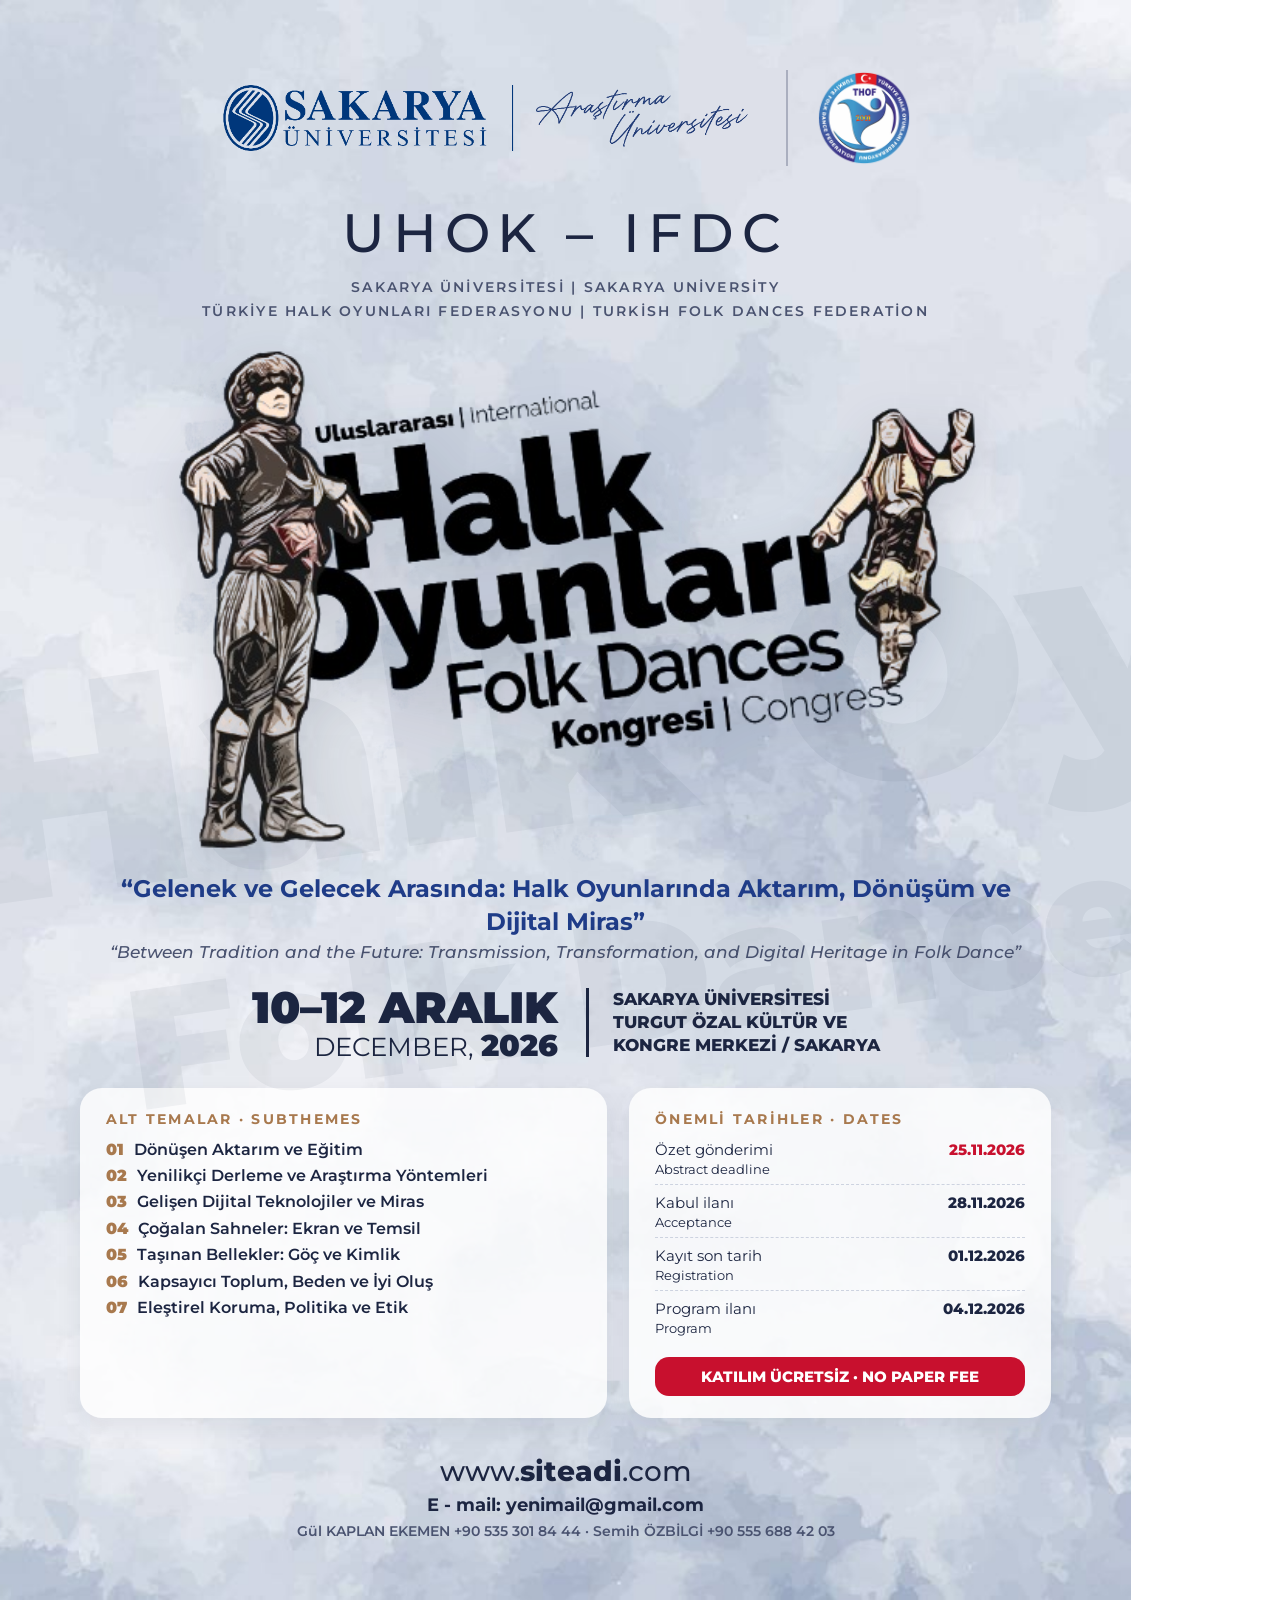
<file: baski/kaynak/afis.html>
<!doctype html><html lang="tr"><head><meta charset="utf-8"><title>Afiş – UHOK 2026</title>
<link rel="stylesheet" href="ortak.css">
<style>
@page{size:297mm 420mm;margin:0}
.sheet{width:1131px;height:1600px;padding:70px 80px 60px;display:flex;flex-direction:column;align-items:center;text-align:center}
.logos img{height:78px}
.logos img.thof{height:96px}
.uhok{font-size:54px;margin:34px 0 10px}
.orgs{font-size:14px;line-height:1.7}
.art{width:820px;margin:26px 0 6px;filter:drop-shadow(0 16px 26px rgba(28,37,65,.18))}
.ghost.g1{font-size:300px;left:-60px;top:520px;transform:rotate(-8deg)}
.ghost.g2{font-size:170px;right:-120px;top:900px;transform:rotate(-8deg)}
.theme{font-size:24px;font-weight:700;color:var(--navy);max-width:900px;line-height:1.35;margin:4px 0 4px}
.theme-en{font-size:17px;font-weight:500;color:var(--soft);font-style:italic;margin-bottom:22px}
.row{display:flex;align-items:center;gap:28px;margin-bottom:26px}
.date{text-align:right;font-size:26px;line-height:1.05}
.date b{font-size:44px;display:block}
.place{text-align:left;font-size:17px;font-weight:800;line-height:1.35;padding-left:24px}
.boxes{display:grid;grid-template-columns:1.25fr 1fr;gap:22px;width:100%;text-align:left}
.box{background:rgba(255,255,255,.82);border-radius:22px;padding:22px 26px;box-shadow:0 10px 26px rgba(28,37,65,.08)}
.box h3{font-size:14px;letter-spacing:.16em;text-transform:uppercase;color:var(--tan);margin-bottom:12px}
.box ol{list-style:none;counter-reset:n;display:grid;gap:7px}
.box ol li{counter-increment:n;font-size:15.5px;font-weight:600;display:flex;gap:10px;line-height:1.25}
.box ol li::before{content:counter(n,decimal-leading-zero);color:var(--tan);font-weight:900}
.dates{display:grid;gap:8px}
.dates div{display:flex;justify-content:space-between;gap:14px;font-size:15px;border-bottom:1px dashed #cdd3e0;padding-bottom:6px}
.dates div:last-child{border:0}
.dates b{font-weight:800;white-space:nowrap}
.dates .hot b{color:var(--red)}
.free{margin-top:14px;background:var(--red);color:#fff;border-radius:14px;padding:10px 14px;font-weight:800;font-size:15px;text-align:center}
.foot{margin-top:auto;display:flex;flex-direction:column;align-items:center;gap:6px}
.foot .web{font-size:28px;font-weight:500}.foot .web b{font-weight:800}
.foot .mail{font-size:18px;font-weight:700}
.foot .tel{font-size:14px;color:var(--soft);font-weight:600}
</style></head><body>
<div class="sheet">
  <div class="ghost g1">Halk Oyunları</div><div class="ghost g2">Folk Dances</div>
  <div class="logos"><img src="../../assets/logos/sakarya-universitesi-logo.png"><span class="sep"></span><img class="thof" src="../../assets/logos/turkiye-halk-oyunlari-federasyonu-thof-amblem.png"></div>
  <div class="uhok">UHOK – IFDC</div>
  <div class="orgs">Sakarya Üniversitesi | Sakarya University<br>Türkiye Halk Oyunları Federasyonu | Turkish Folk Dances Federation</div>
  <img class="art" src="../../assets/img/uluslararasi-halk-oyunlari-kongresi-2026-afis-gorseli.png">
  <div class="theme">“Gelenek ve Gelecek Arasında: Halk Oyunlarında Aktarım, Dönüşüm ve Dijital Miras”</div>
  <div class="theme-en">“Between Tradition and the Future: Transmission, Transformation, and Digital Heritage in Folk Dance”</div>
  <div class="row">
    <div class="date"><b>10–12 ARALIK</b>DECEMBER, <b style="display:inline;font-size:30px">2026</b></div>
    <div class="place vline">SAKARYA ÜNİVERSİTESİ<br>TURGUT ÖZAL KÜLTÜR VE<br>KONGRE MERKEZİ / SAKARYA</div>
  </div>
  <div class="boxes">
    <div class="box"><h3>Alt Temalar · Subthemes</h3><ol>
      <li>Dönüşen Aktarım ve Eğitim</li>
      <li>Yenilikçi Derleme ve Araştırma Yöntemleri</li>
      <li>Gelişen Dijital Teknolojiler ve Miras</li>
      <li>Çoğalan Sahneler: Ekran ve Temsil</li>
      <li>Taşınan Bellekler: Göç ve Kimlik</li>
      <li>Kapsayıcı Toplum, Beden ve İyi Oluş</li>
      <li>Eleştirel Koruma, Politika ve Etik</li></ol></div>
    <div class="box"><h3>Önemli Tarihler · Dates</h3><div class="dates">
      <div class="hot"><span>Özet gönderimi<br><small>Abstract deadline</small></span><b>25.11.2026</b></div>
      <div><span>Kabul ilanı<br><small>Acceptance</small></span><b>28.11.2026</b></div>
      <div><span>Kayıt son tarih<br><small>Registration</small></span><b>01.12.2026</b></div>
      <div><span>Program ilanı<br><small>Program</small></span><b>04.12.2026</b></div></div>
      <div class="free">KATILIM ÜCRETSİZ · NO PAPER FEE</div></div>
  </div>
  <div class="foot">
    <div class="web" data-site-split>www.<b>siteadi</b>.com</div>
    <div class="mail">E - mail: yenimail@gmail.com</div>
    <div class="tel">Gül KAPLAN EKEMEN +90 535 301 84 44 · Semih ÖZBİLGİ +90 555 688 42 03</div>
  </div>
</div></body></html>
</file>
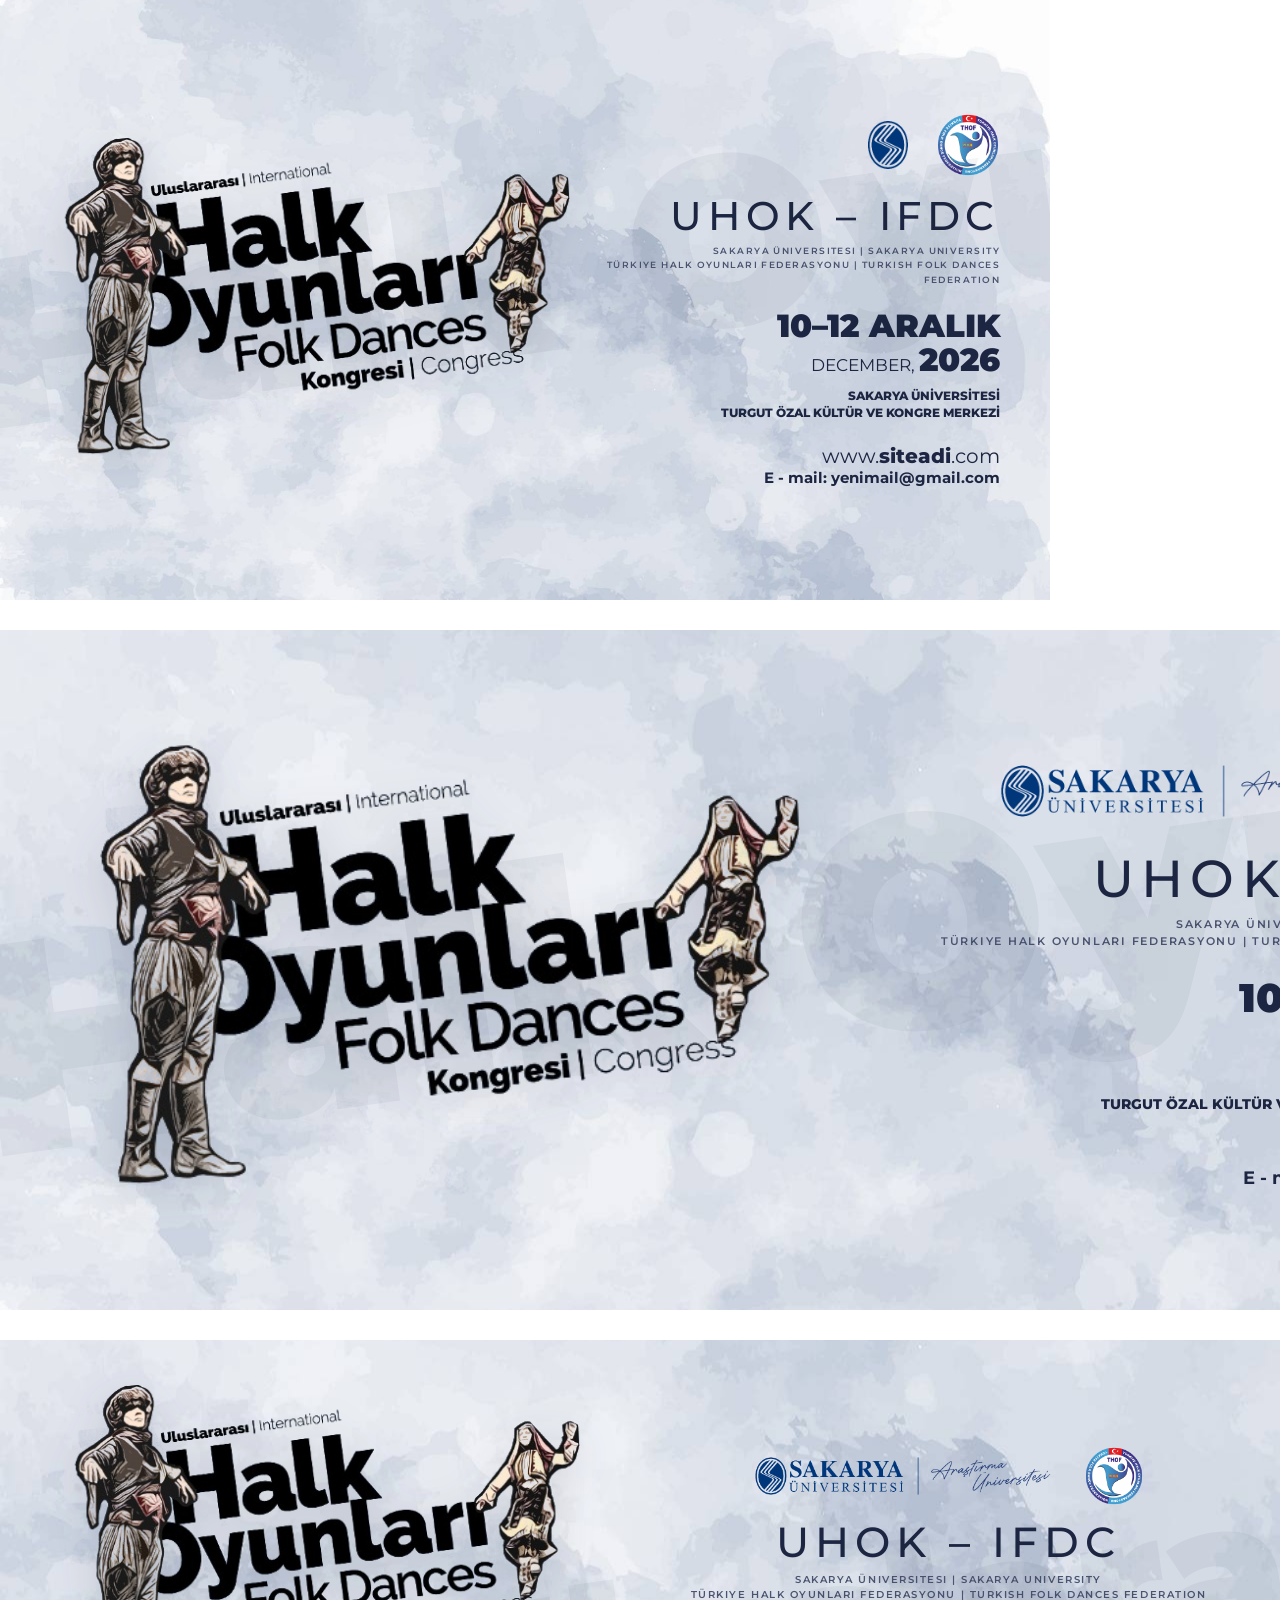
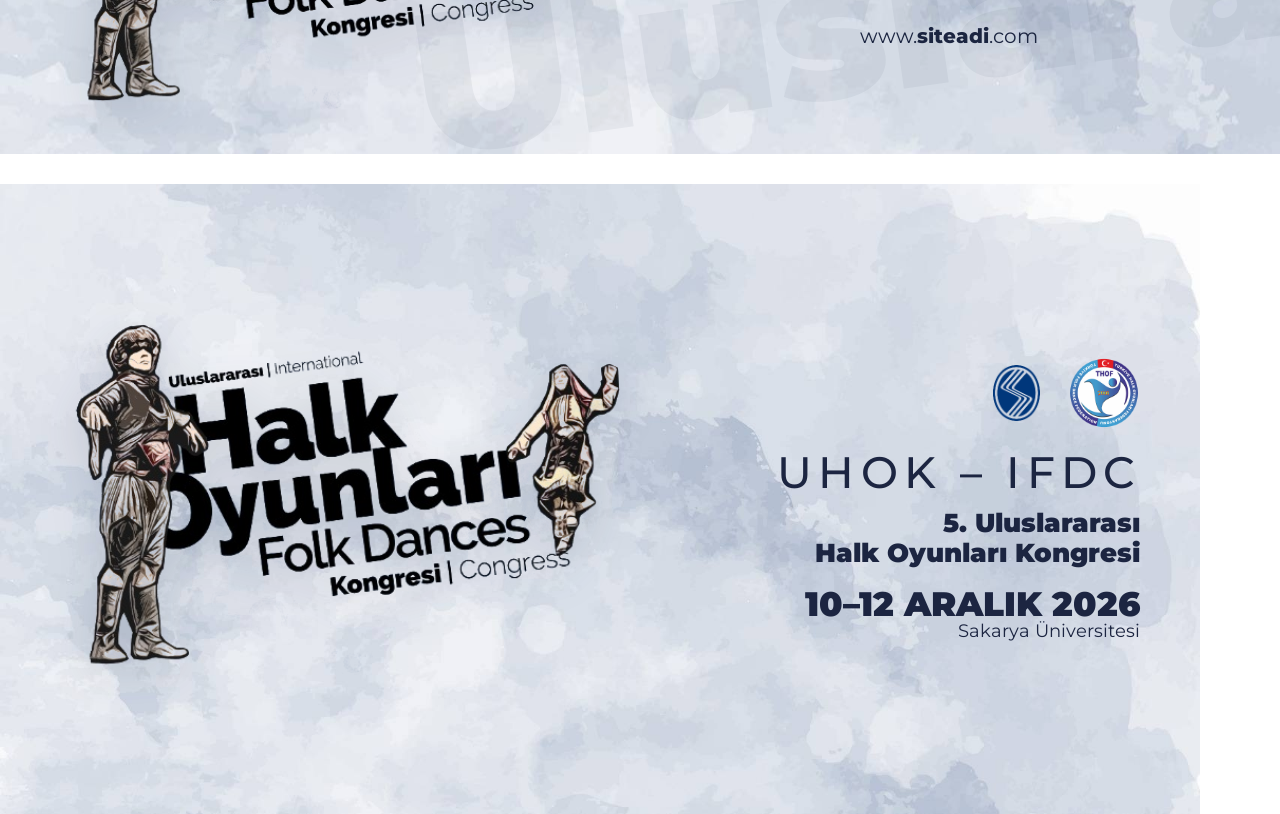
<file: baski/kaynak/banner.html>
<!doctype html><html><head><meta charset="utf-8"><title>Banner – UHOK 2026</title>
<link rel="stylesheet" href="ortak.css">
<style>
body{display:flex;flex-direction:column;gap:30px;align-items:flex-start}
.sheet{display:flex;align-items:center}
.art{filter:drop-shadow(0 12px 20px rgba(28,37,65,.15))}
.ghost{transform:rotate(-8deg)}
.right{display:flex;flex-direction:column;align-items:flex-end;text-align:right;margin-left:auto}
.logos img{width:auto}
.date{line-height:1.05}
.place{font-weight:800;line-height:1.4}
.web b{font-weight:800}.mail{font-weight:700}
/* 1050x600 */
#b1{width:1050px;height:600px;padding:40px 50px}
#b1 .art{width:520px}#b1 .ghost{font-size:240px;left:-40px;top:120px}
#b1 .logos img{height:48px}#b1 .logos img.thof{height:64px}
#b1 .uhok{font-size:40px;margin:14px 0 4px}#b1 .orgs{font-size:9px;line-height:1.6;margin-bottom:22px}
#b1 .date{font-size:17px}#b1 .date b{font-size:32px;display:block}
#b1 .place{font-size:12px;margin:12px 0 22px}#b1 .web{font-size:20px}#b1 .mail{font-size:15px}
/* 1600x680 */
#b2{width:1600px;height:680px;padding:46px 80px}
#b2 .art{width:720px}#b2 .ghost{font-size:300px;left:-40px;top:140px}
#b2 .logos img{height:60px}#b2 .logos img.thof{height:80px}
#b2 .uhok{font-size:52px;margin:16px 0 6px}#b2 .orgs{font-size:11px;line-height:1.6;margin-bottom:26px}
#b2 .date{font-size:20px}#b2 .date b{font-size:40px;display:block}
#b2 .place{font-size:14px;margin:14px 0 24px}#b2 .web{font-size:24px}#b2 .mail{font-size:18px}
/* Branda 1600x414 */
#b3{width:1600px;height:414px;padding:24px 60px;gap:40px}
#b3 .art{width:520px}#b3 .ghost{font-size:200px;left:400px;top:60px}
#b3 .mid{display:flex;flex-direction:column;align-items:center;text-align:center;flex:1}
#b3 .logos img{height:44px}#b3 .logos img.thof{height:60px}
#b3 .uhok{font-size:42px;margin:10px 0 4px}#b3 .orgs{font-size:9.5px;line-height:1.6}
#b3 .web{font-size:20px;margin-top:22px}
#b3 .date{font-size:16px}#b3 .date b{font-size:32px;display:block}
#b3 .place{font-size:11.5px;margin:10px 0 10px}#b3 .mail{font-size:13px}
</style></head><body>
<div class="sheet" id="b1">
  <div class="ghost">Halk Oyunları</div>
  <img class="art" src="../../assets/img/uluslararasi-halk-oyunlari-kongresi-2026-afis-gorseli.png">
  <div class="right">
    <div class="logos"><img src="../../assets/logos/sakarya-universitesi-amblem.png"><img class="thof" src="../../assets/logos/turkiye-halk-oyunlari-federasyonu-thof-amblem.png"></div>
    <div class="uhok">UHOK – IFDC</div>
    <div class="orgs">Sakarya Üniversitesi | Sakarya University<br>Türkiye Halk Oyunları Federasyonu | Turkish Folk Dances Federation</div>
    <div class="date"><b>10–12 ARALIK</b>DECEMBER, <b style="display:inline">2026</b></div>
    <div class="place">SAKARYA ÜNİVERSİTESİ<br>TURGUT ÖZAL KÜLTÜR VE KONGRE MERKEZİ</div>
    <div class="web">www.<b>siteadi</b>.com</div><div class="mail">E - mail: yenimail@gmail.com</div>
  </div>
</div>
<div class="sheet" id="b2">
  <div class="ghost">Halk Oyunları</div>
  <img class="art" src="../../assets/img/uluslararasi-halk-oyunlari-kongresi-2026-afis-gorseli.png">
  <div class="right">
    <div class="logos"><img src="../../assets/logos/sakarya-universitesi-logo.png"><img class="thof" src="../../assets/logos/turkiye-halk-oyunlari-federasyonu-thof-amblem.png"></div>
    <div class="uhok">UHOK – IFDC</div>
    <div class="orgs">Sakarya Üniversitesi | Sakarya University<br>Türkiye Halk Oyunları Federasyonu | Turkish Folk Dances Federation</div>
    <div class="date"><b>10–12 ARALIK</b>DECEMBER, <b style="display:inline">2026</b></div>
    <div class="place">SAKARYA ÜNİVERSİTESİ<br>TURGUT ÖZAL KÜLTÜR VE KONGRE MERKEZİ / SAKARYA</div>
    <div class="web">www.<b>siteadi</b>.com</div><div class="mail">E - mail: yenimail@gmail.com</div>
  </div>
</div>
<div class="sheet" id="b3">
  <div class="ghost">Uluslararası | International</div>
  <img class="art" src="../../assets/img/uluslararasi-halk-oyunlari-kongresi-2026-afis-gorseli.png">
  <div class="mid">
    <div class="logos"><img src="../../assets/logos/sakarya-universitesi-logo.png"><img class="thof" src="../../assets/logos/turkiye-halk-oyunlari-federasyonu-thof-amblem.png"></div>
    <div class="uhok">UHOK – IFDC</div>
    <div class="orgs">Sakarya Üniversitesi | Sakarya University<br>Türkiye Halk Oyunları Federasyonu | Turkish Folk Dances Federation</div>
    <div class="web">www.<b>siteadi</b>.com</div>
  </div>
  <div class="right" style="margin-left:0">
    <div class="date"><b>10–12 ARALIK</b>DECEMBER, <b style="display:inline">2026</b></div>
    <div class="place">SAKARYA ÜNİVERSİTESİ<br>TURGUT ÖZAL KÜLTÜR VE<br>KONGRE MERKEZİ / SAKARYA</div>
    <div class="mail">E - mail: yenimail@gmail.com</div>
  </div>
</div>
<div class="sheet" id="og" style="width:1200px;height:630px;padding:50px 60px;gap:30px">
  <img class="art" src="../../assets/img/uluslararasi-halk-oyunlari-kongresi-2026-afis-gorseli.png" style="width:560px">
  <div class="right">
    <div class="logos"><img src="../../assets/logos/sakarya-universitesi-amblem.png" style="height:56px"><img class="thof" src="../../assets/logos/turkiye-halk-oyunlari-federasyonu-thof-amblem.png" style="height:72px"></div>
    <div class="uhok" style="font-size:44px;margin:16px 0 10px">UHOK – IFDC</div>
    <div style="font-size:26px;font-weight:900;line-height:1.15;margin-bottom:18px">5. Uluslararası<br>Halk Oyunları Kongresi</div>
    <div class="date" style="font-size:18px"><b style="font-size:34px;display:block">10–12 ARALIK 2026</b>Sakarya Üniversitesi</div>
  </div>
</div>
</body></html>
</file>
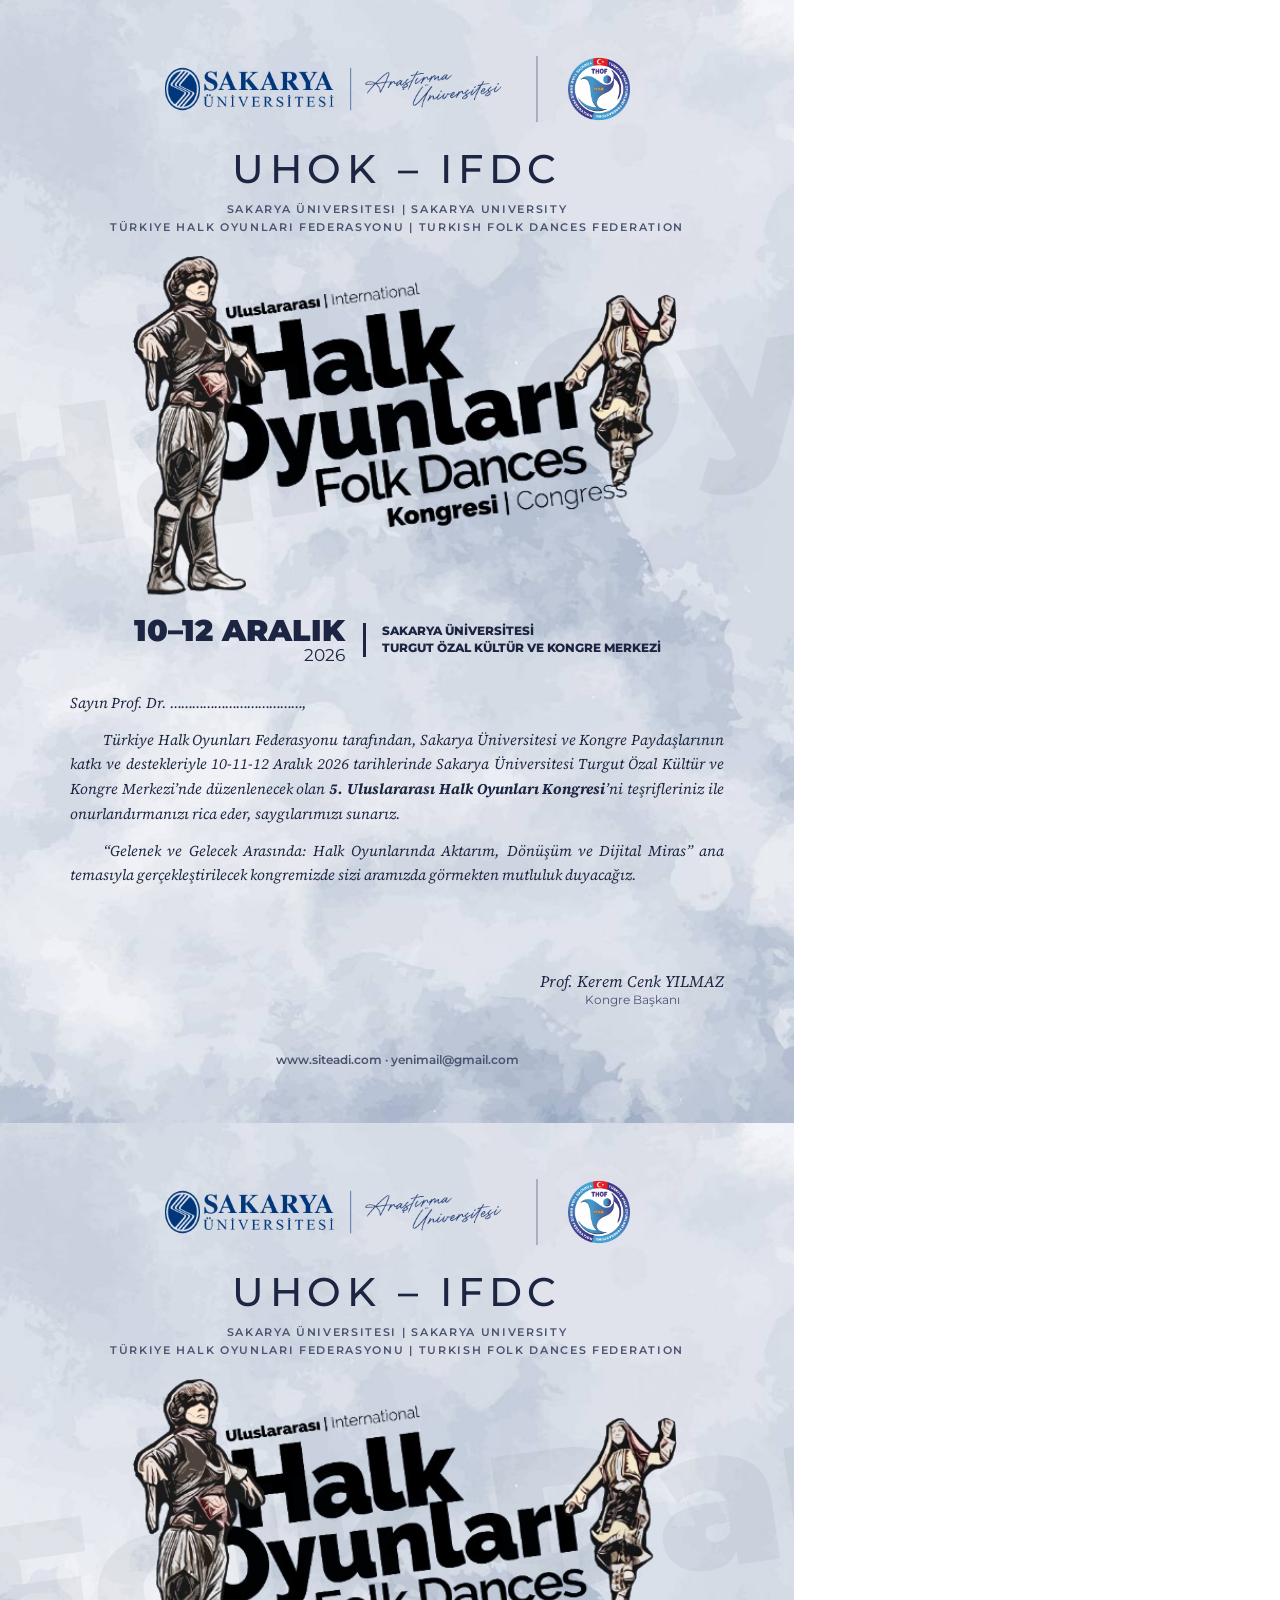
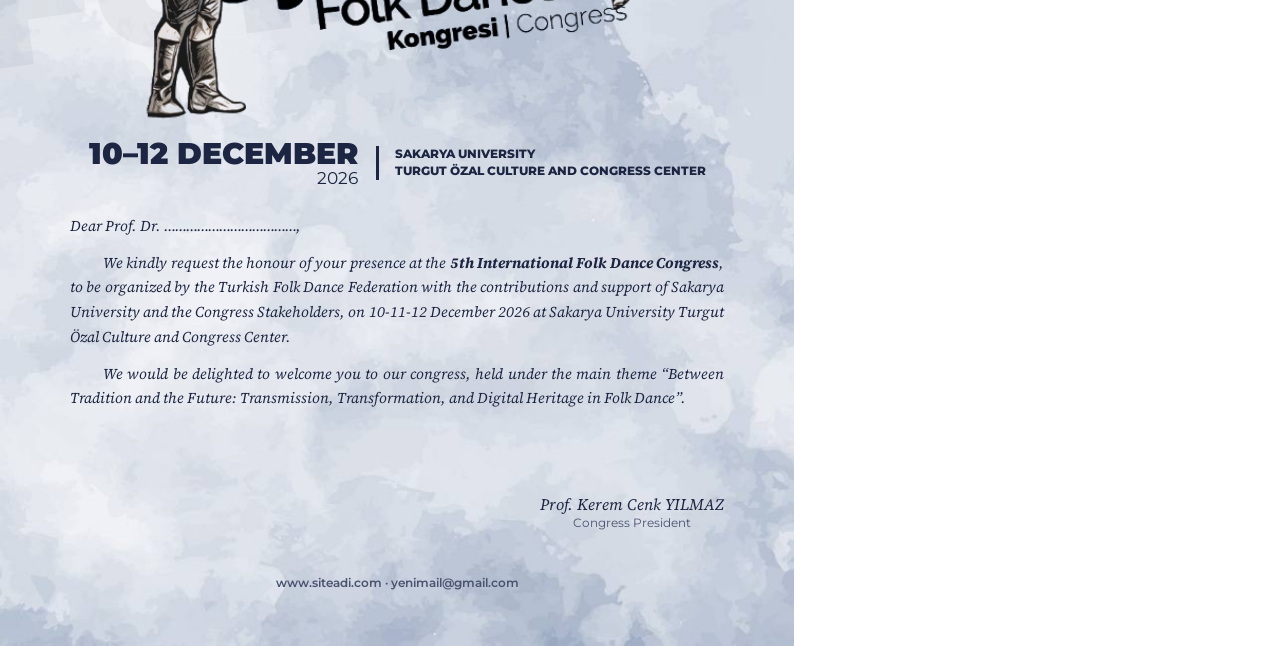
<file: baski/kaynak/davetiye.html>
<!doctype html><html><head><meta charset="utf-8"><title>Davetiye – UHOK 2026</title>
<link rel="stylesheet" href="ortak.css">
<style>
@page{size:210mm 297mm;margin:0}
.sheet{width:794px;height:1123px;padding:56px 70px;display:flex;flex-direction:column;align-items:center;text-align:center;page-break-after:always}
.logos img{height:50px}.logos img.thof{height:66px}
.uhok{font-size:40px;margin:22px 0 8px}
.orgs{font-size:10.5px;line-height:1.7}
.art{width:560px;margin:18px 0 10px}
.ghost{font-size:200px;left:-40px;top:300px;transform:rotate(-8deg)}
.when{display:flex;gap:18px;align-items:center;margin-bottom:26px}
.when .date{text-align:right;font-size:17px;line-height:1.05}.when .date b{font-size:30px;display:block}
.when .place{text-align:left;font-size:12px;font-weight:800;line-height:1.4;padding-left:16px}
.letter{font-family:'Source Serif 4',serif;font-style:italic;text-align:justify;font-size:15px;line-height:1.65;width:100%}
.letter p{margin-bottom:12px}.letter p.in{text-indent:2.2em}
.sign{align-self:flex-end;text-align:center;margin-top:26px;font-family:'Source Serif 4',serif;font-style:italic}
.sign .s{font-size:24px;color:var(--navy);margin-bottom:2px}
.sign small{display:block;font-size:12px;font-style:normal;font-family:'Montserrat';color:var(--soft)}
.foot{margin-top:auto;font-size:12px;font-weight:600;color:var(--soft)}
</style></head><body>
<!-- TÜRKÇE -->
<div class="sheet">
  <div class="ghost">Halk Oyunları</div>
  <div class="logos"><img src="../../assets/logos/sakarya-universitesi-logo.png"><span class="sep"></span><img class="thof" src="../../assets/logos/turkiye-halk-oyunlari-federasyonu-thof-amblem.png"></div>
  <div class="uhok">UHOK – IFDC</div>
  <div class="orgs">Sakarya Üniversitesi | Sakarya University<br>Türkiye Halk Oyunları Federasyonu | Turkish Folk Dances Federation</div>
  <img class="art" src="../../assets/img/uluslararasi-halk-oyunlari-kongresi-2026-afis-gorseli.png">
  <div class="when"><div class="date"><b>10–12 ARALIK</b>2026</div><div class="place vline">SAKARYA ÜNİVERSİTESİ<br>TURGUT ÖZAL KÜLTÜR VE KONGRE MERKEZİ</div></div>
  <div class="letter">
    <p>Sayın Prof. Dr. ………………………………,</p>
    <p class="in">Türkiye Halk Oyunları Federasyonu tarafından, Sakarya Üniversitesi ve Kongre Paydaşlarının katkı ve destekleriyle 10-11-12 Aralık 2026 tarihlerinde Sakarya Üniversitesi Turgut Özal Kültür ve Kongre Merkezi’nde düzenlenecek olan <b>5. Uluslararası Halk Oyunları Kongresi</b>’ni teşrifleriniz ile onurlandırmanızı rica eder, saygılarımızı sunarız.</p>
    <p class="in">“Gelenek ve Gelecek Arasında: Halk Oyunlarında Aktarım, Dönüşüm ve Dijital Miras” ana temasıyla gerçekleştirilecek kongremizde sizi aramızda görmekten mutluluk duyacağız.</p>
  </div>
  <div class="sign"><div style="height:44px"></div>Prof. Kerem Cenk YILMAZ<small>Kongre Başkanı</small></div>
  <div class="foot">www.siteadi.com · yenimail@gmail.com</div>
</div>
<!-- ENGLISH -->
<div class="sheet">
  <div class="ghost">Folk Dances</div>
  <div class="logos"><img src="../../assets/logos/sakarya-universitesi-logo.png"><span class="sep"></span><img class="thof" src="../../assets/logos/turkiye-halk-oyunlari-federasyonu-thof-amblem.png"></div>
  <div class="uhok">UHOK – IFDC</div>
  <div class="orgs">Sakarya Üniversitesi | Sakarya University<br>Türkiye Halk Oyunları Federasyonu | Turkish Folk Dances Federation</div>
  <img class="art" src="../../assets/img/uluslararasi-halk-oyunlari-kongresi-2026-afis-gorseli.png">
  <div class="when"><div class="date"><b>10–12 DECEMBER</b>2026</div><div class="place vline">SAKARYA UNIVERSITY<br>TURGUT ÖZAL CULTURE AND CONGRESS CENTER</div></div>
  <div class="letter">
    <p>Dear Prof. Dr. ………………………………,</p>
    <p class="in">We kindly request the honour of your presence at the <b>5th International Folk Dance Congress</b>, to be organized by the Turkish Folk Dance Federation with the contributions and support of Sakarya University and the Congress Stakeholders, on 10-11-12 December 2026 at Sakarya University Turgut Özal Culture and Congress Center.</p>
    <p class="in">We would be delighted to welcome you to our congress, held under the main theme “Between Tradition and the Future: Transmission, Transformation, and Digital Heritage in Folk Dance”.</p>
  </div>
  <div class="sign"><div style="height:44px"></div>Prof. Kerem Cenk YILMAZ<small>Congress President</small></div>
  <div class="foot">www.siteadi.com · yenimail@gmail.com</div>
</div>
</body></html>
</file>
<file: assets/css/style.css>
/* 5. Uluslararası Halk Oyunları Kongresi — UHOK / IFDC 2026 */
:root{
  --ink:#1c2541;
  --ink-soft:#4a5370;
  --navy:#1f3c88;      /* Sakarya Üniversitesi laciverti */
  --sky:#2f8fd8;       /* THOF mavisi */
  --tan:#a8794e;       /* afişlerdeki toprak tonu */
  --tan-soft:#f3ebe1;
  --red:#c8102e;
  --paper:#f7f8fb;
  --card:#ffffff;
  --line:#dfe3ec;
  --radius:18px;
  --shadow:0 10px 30px rgba(28,37,65,.08);
  --head:'Montserrat',system-ui,sans-serif;
  --body:'Source Sans 3','Segoe UI',system-ui,sans-serif;
}
*{box-sizing:border-box}
html{scroll-behavior:smooth;overflow-x:clip}
body{overflow-x:clip}
body{margin:0;font-family:var(--body);font-size:17px;line-height:1.65;color:var(--ink);background:var(--paper)}
img{max-width:100%;height:auto;display:block}
a{color:var(--navy)}
h1,h2,h3,h4{font-family:var(--head);line-height:1.2;margin:0 0 .6em}
h2{font-size:clamp(1.6rem,3vw,2.3rem);font-weight:800;letter-spacing:-.01em}
h3{font-size:1.15rem;font-weight:700}
p{margin:0 0 1em}
.wrap{width:min(1180px,100% - 32px);margin-inline:auto}

/* ---------- Dil (TR / EN) ---------- */
html[data-lang="tr"] [lang="en"]:not(html),
html[data-lang="en"] [lang="tr"]:not(html){display:none !important}

/* ---------- Üst bar ---------- */
.topbar{background:var(--ink);color:#cfd6ea;font-size:.85rem}
.topbar .wrap{display:flex;gap:18px;justify-content:space-between;align-items:center;padding:6px 0;flex-wrap:wrap}
.topbar a{color:#fff;text-decoration:none}
.topbar .tb-left{display:flex;gap:18px;flex-wrap:wrap}

header.site{position:sticky;top:0;z-index:50;background:rgba(255,255,255,.92);backdrop-filter:blur(10px);border-bottom:1px solid var(--line)}
header.site .wrap{display:flex;align-items:center;gap:16px;min-height:74px}
.brand{display:flex;align-items:center;gap:10px;text-decoration:none;color:var(--ink);flex-shrink:0}
.brand img{height:46px;width:auto}
.brand .bt{font-family:var(--head);font-weight:800;font-size:1.05rem;line-height:1.1}
.brand .bt small{display:block;font-weight:600;font-size:.7rem;color:var(--ink-soft);letter-spacing:.08em;text-transform:uppercase}
nav.main{margin-left:auto;display:flex;gap:0;flex-wrap:nowrap;justify-content:flex-end}
@media (min-width:1241px){.brand .bt{display:none}}
nav.main a{font-family:var(--head);font-weight:600;font-size:.8rem;text-decoration:none;color:var(--ink);padding:8px 8px;border-radius:10px;white-space:nowrap}
nav.main a:hover{background:var(--tan-soft)}
nav.main a.active{background:var(--navy);color:#fff}
.lang{display:flex;border:1px solid var(--line);border-radius:999px;overflow:hidden;flex-shrink:0}
.lang button{border:0;background:transparent;font:700 .8rem var(--head);padding:7px 12px;cursor:pointer;color:var(--ink-soft)}
.lang button.on{background:var(--tan);color:#fff}
.burger{display:none;margin-left:auto;border:1px solid var(--line);background:#fff;border-radius:10px;width:44px;height:40px;font-size:1.3rem;cursor:pointer}

@media (max-width:1240px){
  .brand .bt{display:block}
  .burger{display:block}
  nav.main{display:none;position:absolute;left:0;right:0;top:100%;background:#fff;flex-direction:column;padding:10px 16px 16px;border-bottom:1px solid var(--line);box-shadow:var(--shadow)}
  nav.main.open{display:flex}
  nav.main a{font-size:1rem;padding:12px}
  .lang{margin-left:0}
}
@media (max-width:560px){.brand .bt{display:none}.topbar .tb-left span:last-child{display:none}}

/* ---------- Sayfalar (sekmeler) ---------- */
.page{display:none;animation:fade .35s ease}
.page.show{display:block}
@keyframes fade{from{opacity:0;transform:translateY(8px)}to{opacity:1;transform:none}}

.page-head{background:url(../img/halk-oyunlari-kongresi-suluboya-zemin.jpg) center/cover;padding:64px 0 48px;border-bottom:1px solid var(--line);position:relative;overflow:hidden}
.page-head .kicker{font:700 .78rem var(--head);letter-spacing:.18em;text-transform:uppercase;color:var(--tan)}
.page-head h1{font-size:clamp(2rem,4.5vw,3.2rem);font-weight:800;margin:.2em 0 .2em}
.page-head p{max-width:720px;color:var(--ink-soft);margin:0}
.page-head::after{content:"";position:absolute;right:-40px;bottom:-30px;width:300px;height:190px;background:url(../img/uluslararasi-halk-oyunlari-kongresi-figur-kucuk.png) center/contain no-repeat;opacity:.18}
section.block{padding:56px 0}
section.block.alt{background:#fff;border-block:1px solid var(--line)}

/* ---------- Hero ---------- */
.hero{position:relative;background:url(../img/halk-oyunlari-kongresi-suluboya-zemin.jpg) center/cover;overflow:hidden}
.hero .wrap{display:grid;grid-template-columns:1.05fr 1fr;gap:32px;align-items:center;padding:56px 0 64px}
.hero .logos{display:flex;gap:16px;align-items:center;margin-bottom:22px;flex-wrap:wrap}
.hero .logos img{height:52px;width:auto;max-width:100%}
.hero .logos img.thof{height:50px}
@media (max-width:560px){.hero .logos{gap:10px}.hero .logos img{height:36px}.hero .logos img.thof{height:44px}.hero .logos .sep{display:none}}
.hero .logos .sep{width:1px;height:48px;background:var(--ink-soft);opacity:.4}
.hero .uhok{font:500 clamp(1.6rem,3.2vw,2.4rem) var(--head);letter-spacing:.12em;margin:0 0 6px}
.hero .orgs{font:600 .72rem var(--head);letter-spacing:.14em;text-transform:uppercase;color:var(--ink-soft);margin-bottom:24px}
.hero h1{font-size:clamp(2.1rem,4.6vw,3.6rem);font-weight:900;letter-spacing:-.02em;margin-bottom:.25em}
.hero h1 .no{color:var(--tan)}
.hero .sub{font:500 1.1rem var(--head);color:var(--ink-soft);margin-bottom:22px}
.hero .meta{display:flex;gap:22px;flex-wrap:wrap;margin-bottom:26px}
.hero .meta div{border-left:3px solid var(--tan);padding-left:12px}
.hero .meta b{display:block;font:800 1.35rem var(--head)}
.hero .meta span{font-size:.92rem;color:var(--ink-soft)}
.hero-art{position:relative}
.hero-art img{width:100%;max-width:620px;margin-inline:auto;filter:drop-shadow(0 18px 30px rgba(28,37,65,.18))}
.hero-art .stamp{position:absolute;right:6%;bottom:-16%;width:118px;height:118px;border-radius:50%;background:var(--red);color:#fff;display:grid;place-items:center;text-align:center;font:800 .78rem/1.15 var(--head);transform:rotate(10deg);box-shadow:0 10px 24px rgba(200,16,46,.3)}
.hero-art .stamp b{display:block;font-size:1.35rem}
@media (max-width:900px){.hero .wrap{grid-template-columns:1fr}.hero-art{order:-1}.hero-art .stamp{width:96px;height:96px;font-size:.68rem}}

.btn{display:inline-flex;align-items:center;gap:8px;font:700 .95rem var(--head);padding:13px 22px;border-radius:999px;text-decoration:none;border:2px solid var(--navy);cursor:pointer;transition:.2s}
.btn.primary{background:var(--navy);color:#fff}
.btn.primary:hover{background:var(--ink);border-color:var(--ink)}
.btn.ghost{background:transparent;color:var(--navy)}
.btn.ghost:hover{background:var(--navy);color:#fff}
.btn.tan{background:var(--tan);border-color:var(--tan);color:#fff}
.btns{display:flex;gap:12px;flex-wrap:wrap}

/* Geri sayım */
.countdown{display:flex;gap:10px;margin-top:26px}
.countdown div{background:#fff;border-radius:14px;padding:10px 6px;min-width:74px;text-align:center;box-shadow:var(--shadow)}
.countdown b{display:block;font:800 1.7rem var(--head);color:var(--navy)}
.countdown span{font-size:.75rem;text-transform:uppercase;letter-spacing:.08em;color:var(--ink-soft)}

/* Bilgi şeridi */
.strip{background:var(--ink);color:#fff}
.strip .wrap{display:grid;grid-template-columns:repeat(4,1fr);gap:0}
.strip .it{padding:22px 18px;border-right:1px solid rgba(255,255,255,.12)}
.strip .it:last-child{border:0}
.strip small{display:block;color:#aeb8d6;font:600 .72rem var(--head);letter-spacing:.12em;text-transform:uppercase}
.strip b{font:700 1rem var(--head)}
@media (max-width:800px){.strip .wrap{grid-template-columns:1fr 1fr}.strip .it:nth-child(2){border-right:0}}

/* Kartlar */
.grid{display:grid;gap:20px}
.grid > *{min-width:0}
.split{grid-template-columns:1.3fr 1fr}
@media (max-width:900px){.split{grid-template-columns:1fr}}
.g2{grid-template-columns:repeat(2,1fr)}
.g3{grid-template-columns:repeat(3,1fr)}
.g4{grid-template-columns:repeat(4,1fr)}
@media (max-width:900px){.g3,.g4{grid-template-columns:1fr 1fr}}
@media (max-width:640px){.g2,.g3,.g4{grid-template-columns:1fr}}
.card{background:var(--card);border:1px solid var(--line);border-radius:var(--radius);padding:24px;box-shadow:var(--shadow)}
.card h3{margin-bottom:.4em}
.card p:last-child{margin-bottom:0}
.icon{width:46px;height:46px;border-radius:14px;display:grid;place-items:center;background:var(--tan-soft);color:var(--tan);font-size:1.4rem;margin-bottom:14px}

.section-title{display:flex;align-items:end;justify-content:space-between;gap:20px;margin-bottom:26px;flex-wrap:wrap}
.section-title .kicker{font:700 .75rem var(--head);letter-spacing:.18em;text-transform:uppercase;color:var(--tan);display:block;margin-bottom:6px}
.section-title h2{margin:0}

/* Tema */
.theme-quote{font:800 clamp(1.4rem,3vw,2.1rem)/1.25 var(--head);color:var(--navy);border-left:6px solid var(--tan);padding:6px 0 6px 22px;margin:0 0 28px}
.prose{max-width:820px}
.prose p{text-align:justify;hyphens:auto}
.sub-theme{position:relative;overflow:hidden}
.sub-theme .n{position:absolute;right:14px;top:-10px;font:900 5.5rem var(--head);color:var(--tan-soft);z-index:0;line-height:1}
.sub-theme > *{position:relative;z-index:1}
.chips{display:flex;flex-wrap:wrap;gap:10px}
.chip{background:#fff;border:1px solid var(--line);border-radius:999px;padding:8px 16px;font:600 .9rem var(--head);text-decoration:none;color:var(--ink)}
.chip:hover{border-color:var(--tan);color:var(--tan)}
.chip b{color:var(--tan);margin-right:6px}

/* Zaman çizelgesi */
.timeline{position:relative;margin:0;padding:0;list-style:none}
.timeline::before{content:"";position:absolute;left:148px;top:8px;bottom:8px;width:2px;background:var(--line)}
.timeline li{display:grid;grid-template-columns:130px 1fr;gap:38px;padding:14px 0;position:relative}
.timeline li::before{content:"";position:absolute;left:141px;top:24px;width:16px;height:16px;border-radius:50%;background:#fff;border:3px solid var(--tan)}
.timeline li.past{opacity:.55}
.timeline li.next::before{background:var(--red);border-color:var(--red);box-shadow:0 0 0 6px rgba(200,16,46,.15)}
.timeline li.congress::before{background:var(--navy);border-color:var(--navy)}
.timeline .d{font:800 1rem var(--head);text-align:right;padding-top:10px}
.timeline .d small{display:block;font-weight:600;color:var(--ink-soft);font-size:.78rem}
.timeline .c{background:#fff;border:1px solid var(--line);border-radius:14px;padding:12px 18px}
.timeline li.next .c{border-color:var(--red)}
.timeline .badge{display:inline-block;font:700 .68rem var(--head);letter-spacing:.08em;text-transform:uppercase;background:var(--red);color:#fff;border-radius:6px;padding:2px 8px;margin-left:8px;vertical-align:middle}
@media (max-width:600px){
  .timeline::before{left:8px}.timeline li{grid-template-columns:1fr;gap:6px;padding-left:34px}
  .timeline li::before{left:1px;top:18px}.timeline .d{text-align:left;padding:0}
}

/* Kurullar */
.people{display:grid;grid-template-columns:repeat(auto-fill,minmax(250px,1fr));gap:14px}
.person{background:#fff;border:1px solid var(--line);border-radius:14px;padding:14px 16px;display:flex;gap:12px;align-items:center}
.person .av{flex-shrink:0;width:42px;height:42px;border-radius:50%;background:var(--tan-soft);color:var(--tan);display:grid;place-items:center;font:800 .9rem var(--head)}
.person b{display:block;font-family:var(--head);font-size:.92rem;line-height:1.25}
.person span{font-size:.85rem;color:var(--ink-soft);line-height:1.3;display:block}
.person.lead{border-color:var(--tan);background:linear-gradient(135deg,#fff,var(--tan-soft))}
.vip{display:grid;grid-template-columns:repeat(auto-fit,minmax(260px,1fr));gap:18px}
.vip .card{text-align:center}
.vip .role{font:700 .72rem var(--head);letter-spacing:.14em;text-transform:uppercase;color:var(--tan)}
.vip h3{font-size:1.25rem;margin:.4em 0 .2em}
.empty{border:2px dashed var(--line);border-radius:var(--radius);padding:36px;text-align:center;color:var(--ink-soft);background:#fff}
.search{width:100%;max-width:420px;padding:12px 16px;border-radius:999px;border:1px solid var(--line);font:inherit;background:#fff}
.note{font-size:.9rem;color:var(--ink-soft);font-style:italic}

/* Akordeon */
details.acc{background:#fff;border:1px solid var(--line);border-radius:14px;margin-bottom:12px;overflow:hidden}
details.acc summary{cursor:pointer;padding:16px 20px;font:700 1rem var(--head);list-style:none;display:flex;justify-content:space-between;align-items:center}
details.acc summary::-webkit-details-marker{display:none}
details.acc summary::after{content:"+";font-size:1.4rem;color:var(--tan);transition:.2s}
details.acc[open] summary::after{transform:rotate(45deg)}
details.acc .in{padding:0 20px 18px}
details.acc ol,details.acc ul{padding-left:1.2em;margin:0}
details.acc li{margin-bottom:.45em}
.spec{display:grid;grid-template-columns:repeat(auto-fit,minmax(150px,1fr));gap:10px;margin:12px 0 16px}
.spec div{background:var(--tan-soft);border-radius:12px;padding:10px 12px;text-align:center}
.spec b{display:block;font:800 1.2rem var(--head);color:var(--tan)}
.spec span{font-size:.82rem}

.callout{background:var(--tan-soft);border-left:5px solid var(--tan);border-radius:12px;padding:16px 20px;margin:18px 0}
.callout.red{background:#fdecef;border-color:var(--red)}
.callout.blue{background:#e9f0fb;border-color:var(--navy)}

/* Formlar */
form.f{display:grid;gap:14px}
.f label{font:600 .88rem var(--head);display:block;margin-bottom:5px}
.f input,.f select,.f textarea{width:100%;padding:12px 14px;border-radius:12px;border:1px solid var(--line);font:inherit;background:#fbfcfe}
.f textarea{min-height:150px;resize:vertical}
.f input:focus,.f select:focus,.f textarea:focus{outline:2px solid var(--sky);border-color:transparent}
.f .row{display:grid;grid-template-columns:1fr 1fr;gap:14px}
@media (max-width:640px){.f .row{grid-template-columns:1fr}}
.counter{font-size:.8rem;color:var(--ink-soft);margin-top:4px}
.counter.ok{color:#18794e}.counter.bad{color:var(--red)}
.form-msg{display:none;padding:12px 16px;border-radius:12px;background:#e8f6ee;color:#18794e;font-weight:600}
.form-msg.err{background:#fdecef;color:var(--red)}

/* Konaklama */
.hotel h3{margin-bottom:.3em}
.hotel .addr{font-size:.92rem;color:var(--ink-soft)}
.hotel .links{display:flex;gap:10px;flex-wrap:wrap;margin-top:12px}
.hotel .links a{font:600 .85rem var(--head);text-decoration:none;background:var(--tan-soft);color:var(--tan);padding:6px 12px;border-radius:999px}

/* Galeri */
.gallery{display:grid;grid-template-columns:repeat(6,1fr);grid-auto-rows:150px;gap:10px}
.gallery a{border-radius:14px;overflow:hidden;display:block}
.gallery img{width:100%;height:100%;object-fit:cover;transition:transform .4s}
.gallery a:hover img{transform:scale(1.05)}
.gallery a:nth-child(1){grid-column:span 3;grid-row:span 2}
.gallery a:nth-child(2),.gallery a:nth-child(3){grid-column:span 3}
.gallery a:nth-child(4),.gallery a:nth-child(5),.gallery a:nth-child(6){grid-column:span 2}
@media (max-width:700px){.gallery{grid-template-columns:1fr 1fr;grid-auto-rows:140px}.gallery a{grid-column:span 1 !important;grid-row:span 1 !important}}
.lightbox{position:fixed;inset:0;background:rgba(10,14,28,.9);display:none;place-items:center;z-index:100;padding:20px;cursor:zoom-out}
.lightbox.on{display:grid}
.lightbox img{max-height:90vh;border-radius:12px}

/* Paydaşlar */
.partners{display:flex;justify-content:center;align-items:center;gap:48px;flex-wrap:wrap}
.partners img{height:84px;width:auto}
.partners .ph{height:84px;min-width:160px;border:2px dashed var(--line);border-radius:14px;display:grid;place-items:center;color:var(--ink-soft);font:600 .8rem var(--head);padding:0 16px;text-align:center}

/* Tablo */
.tbl{width:100%;border-collapse:collapse;background:#fff;border-radius:14px;overflow:hidden;border:1px solid var(--line)}
.tbl th,.tbl td{padding:12px 16px;text-align:left;border-bottom:1px solid var(--line);font-size:.95rem}
.tbl th{background:var(--ink);color:#fff;font:700 .8rem var(--head);letter-spacing:.06em;text-transform:uppercase}
.tbl tr:last-child td{border-bottom:0}
.tbl td:first-child{font-weight:600}

.map{width:100%;height:360px;border:0;border-radius:var(--radius);box-shadow:var(--shadow)}

/* Footer */
footer.site{background:var(--ink);color:#c7cee3;padding:48px 0 24px;margin-top:0}
footer.site .cols{display:grid;grid-template-columns:1.4fr 1fr 1fr;gap:32px}
footer.site h4{color:#fff;font-size:.95rem;letter-spacing:.06em;text-transform:uppercase}
footer.site a{color:#fff;text-decoration:none}
footer.site a:hover{text-decoration:underline}
footer.site .cols > *{min-width:0}
footer.site .flogos{display:inline-flex;gap:14px;align-items:center;background:#fff;border-radius:14px;padding:12px 16px;max-width:100%;margin-bottom:16px}
footer.site .flogos img{height:48px;width:auto;min-width:0;max-width:100%;object-fit:contain}
@media (max-width:560px){footer.site .flogos img{height:34px}}
footer.site ul{list-style:none;padding:0;margin:0;columns:2}
footer.site li{margin-bottom:6px}
footer.site .copy{border-top:1px solid rgba(255,255,255,.12);margin-top:32px;padding-top:16px;font-size:.85rem;display:flex;justify-content:space-between;flex-wrap:wrap;gap:10px}
@media (max-width:800px){footer.site .cols{grid-template-columns:1fr}}

.to-top{position:fixed;right:18px;bottom:18px;width:46px;height:46px;border-radius:50%;background:var(--tan);color:#fff;border:0;font-size:1.2rem;cursor:pointer;box-shadow:var(--shadow);opacity:0;pointer-events:none;transition:.3s;z-index:60}
.to-top.on{opacity:1;pointer-events:auto}

@media print{header.site,.topbar,footer.site,.to-top{display:none}.page{display:block !important}}

/* ---------- Mobil düzeltmeler ---------- */
@media (max-width:700px){
  body{font-size:16px}
  .prose p,.prose{text-align:left}
  .page-head{padding:40px 0 32px}
  .page-head::after{width:180px;height:110px;right:-30px;bottom:-20px;opacity:.1}
  section.block{padding:40px 0}
  .hero .wrap{padding:28px 0 40px;gap:16px}
  .hero-art img{max-width:340px}
  .hero-art .stamp{left:auto;right:0;top:-4px;bottom:auto;width:76px;height:76px;font-size:.6rem}
  .hero-art .stamp b{font-size:.95rem}
  .hero .meta{gap:14px}
  .countdown div{min-width:0;flex:1}
  .g4,.grid.g2 .grid.g2{grid-template-columns:1fr 1fr;gap:12px}
  .g4 .card,.grid.g2 .grid.g2 .card{padding:16px}
  .g4 .card h3,.grid.g2 .grid.g2 .card h3{font-size:.95rem;margin:0}
  .icon{width:40px;height:40px;font-size:1.2rem;margin-bottom:10px}
  .card{padding:20px}
  .strip .it{padding:16px 14px}
  .partners{gap:24px}.partners img{height:60px}
  .theme-quote{padding-left:16px}
  .timeline .c{padding:10px 14px}
  .section-title{margin-bottom:18px}
}

/* ---------- Rozet: tablet ve mobilde figürün altına ---------- */
@media (max-width:900px){
  .hero-art{display:flex;flex-direction:column;align-items:center}
  .hero-art .stamp,
  .hero-art .stamp[class]{position:static;transform:none;width:auto;height:auto;border-radius:999px;padding:8px 18px;margin-top:10px;font-size:.8rem;display:inline-flex;box-shadow:0 6px 16px rgba(200,16,46,.25)}
  .hero-art .stamp b,.hero-art .stamp b[lang]{display:inline;font-size:.8rem;margin-left:5px}
}

/* ---------- Animasyonlar (ölçülü) ---------- */
@media (prefers-reduced-motion:no-preference){
  /* Açılış */
  .hero .wrap > div:first-child > *{animation:rise .7s cubic-bezier(.2,.7,.2,1) both}
  .hero .wrap > div:first-child > *:nth-child(2){animation-delay:.06s}
  .hero .wrap > div:first-child > *:nth-child(3){animation-delay:.12s}
  .hero .wrap > div:first-child > *:nth-child(n+4){animation-delay:.18s}
  .hero-art img{animation:artIn 1s cubic-bezier(.2,.7,.2,1) both,float 7s ease-in-out 1s infinite}
  .hero-art .stamp{animation:pop .5s .7s cubic-bezier(.3,1.6,.5,1) both}
  @keyframes rise{from{opacity:0;transform:translateY(16px)}to{opacity:1;transform:none}}
  @keyframes artIn{from{opacity:0;transform:translateX(24px) scale(.97)}to{opacity:1;transform:none}}
  @keyframes float{0%,100%{transform:translateY(0)}50%{transform:translateY(-8px)}}
  @keyframes pop{from{opacity:0;transform:scale(.6) rotate(10deg)}to{opacity:1;transform:scale(1) rotate(10deg)}}
  @media (max-width:900px){@keyframes pop{from{opacity:0;transform:scale(.8)}to{opacity:1;transform:none}}}

  /* Kaydırınca beliren bloklar (yalnızca JS çalışınca gizlenir) */
  html .reveal{opacity:0;transform:translateY(18px);transition:opacity .6s ease,transform .6s cubic-bezier(.2,.7,.2,1),box-shadow .25s ease,border-color .25s ease}
  html .reveal.in{opacity:1;transform:none}
  html .reveal.in.done{transition:transform .25s ease,box-shadow .25s ease,border-color .25s ease,background .25s ease}
  @media (hover:hover){html .card.reveal.in:hover{transform:translateY(-4px)}html .person.reveal.in:hover{transform:translateY(-2px)}html .chip.reveal.in:hover{transform:translateX(4px)}html .vip .card.reveal.in:hover{transform:none}}

  /* Sıradaki tarih nabzı */
  .timeline li.next::before{animation:pulse 2.2s ease-out infinite}
  @keyframes pulse{0%{box-shadow:0 0 0 0 rgba(200,16,46,.35)}70%{box-shadow:0 0 0 12px rgba(200,16,46,0)}100%{box-shadow:0 0 0 0 rgba(200,16,46,0)}}
}

/* Üzerine gelme efektleri */
.card,.person,.chip,.btn,.timeline .c,.hotel .links a,.partners img,.countdown div{transition:transform .25s ease,box-shadow .25s ease,border-color .25s ease,background .25s ease,color .25s ease,filter .25s ease}
@media (hover:hover){
  .card:hover{transform:translateY(-4px);box-shadow:0 16px 36px rgba(28,37,65,.12);border-color:#cfd5e3}
  .vip .card:hover,form.f.card:hover{transform:none}
  .person:hover{transform:translateY(-2px);border-color:var(--tan);box-shadow:var(--shadow)}
  .chip:hover{transform:translateX(4px);background:var(--tan-soft)}
  .btn:hover{transform:translateY(-2px);box-shadow:0 8px 18px rgba(31,60,136,.2)}
  .btn:active{transform:translateY(0)}
  .timeline .c:hover{border-color:var(--tan)}
  .sub-theme:hover .n{color:#ead9c6}
  .sub-theme .n{transition:color .3s ease}
  .card:hover .icon{transform:rotate(-6deg) scale(1.06)}
  .icon{transition:transform .3s ease}
  .partners img{filter:none;opacity:1}
  .partners img:hover{filter:none;opacity:1;transform:scale(1.04)}
  .hotel .links a:hover{background:var(--tan);color:#fff}
  .hero-art .stamp > span{display:inline-block;transition:transform .3s ease}
  .hero-art .stamp:hover > span{transform:scale(1.08) rotate(-4deg)}
}
nav.main a{position:relative}
nav.main a:not(.active)::after{content:"";position:absolute;left:10px;right:10px;bottom:4px;height:2px;background:var(--tan);transform:scaleX(0);transform-origin:left;transition:transform .25s ease}
nav.main a:not(.active):hover::after{transform:scaleX(1)}
@media (max-width:1240px){nav.main a::after{display:none}}
@media (prefers-reduced-motion:reduce){*{animation:none !important;transition:none !important}}

/* =========================================================
   v2 düzenlemeleri: sade hero, alt menülü navbar, CTA'lar
   ========================================================= */

/* ---------- Navbar: 6 ana öğe + alt menüler ---------- */
nav.main{gap:4px;align-items:center}
nav.main a{font-size:.9rem;padding:9px 12px}
.dd{position:relative}
.dd > a{display:inline-flex;align-items:center;gap:6px}
.caret{width:7px;height:7px;border-right:2px solid currentColor;border-bottom:2px solid currentColor;transform:translateY(-2px) rotate(45deg);opacity:.6;transition:transform .2s}
.dd .sub{position:absolute;top:100%;left:0;min-width:240px;background:#fff;border:1px solid var(--line);border-radius:14px;box-shadow:0 18px 40px rgba(28,37,65,.14);padding:8px;display:flex;flex-direction:column;opacity:0;visibility:hidden;transform:translateY(6px);transition:opacity .18s,transform .18s,visibility .18s;margin-top:6px;z-index:5}
.dd .sub::before{content:"";position:absolute;left:0;right:0;top:-10px;height:10px}
.dd:hover .sub,.dd:has(:focus-visible) .sub{opacity:1;visibility:visible;transform:none}
.dd:hover .caret,.dd:has(:focus-visible) .caret{transform:translateY(1px) rotate(225deg)}
.dd .sub a{font-weight:600;font-size:.88rem;padding:10px 12px;border-radius:10px;white-space:nowrap}
.dd .sub a::after{display:none}
.dd .sub a.active{background:var(--tan-soft);color:var(--ink)}
.nav-cta{padding:9px 16px;font-size:.85rem;flex-shrink:0;margin-left:6px}
.brand .bt{display:block}
@media (max-width:1240px){
  .brand .bt{display:block}
  nav.main{gap:0;align-items:stretch}
  .dd .sub{position:static;opacity:1;visibility:visible;transform:none;box-shadow:none;border:0;border-left:2px solid var(--line);border-radius:0;margin:0 0 6px 14px;padding:0 0 0 8px;min-width:0}
  .dd .sub::before{display:none}
  .caret{display:none}
  .nav-cta{display:none}
}
@media (max-width:560px){.brand .bt{display:none}}

/* ---------- Hero: sade, tek odak ---------- */
.hero .wrap{padding:64px 0 72px}
.hero-kicker{font:700 .78rem var(--head);letter-spacing:.16em;text-transform:uppercase;color:var(--tan);margin:0 0 18px}
.hero-kicker > span:first-child{opacity:.5;margin:0 4px}
.badges{display:flex;flex-wrap:wrap;gap:10px;margin:-6px 0 22px}
.badge{display:inline-flex;align-items:center;gap:8px;font:600 .85rem var(--head);padding:8px 14px;border-radius:999px;background:rgba(255,255,255,.75);border:1px solid var(--line);color:var(--ink-soft)}
.badge b{color:var(--ink)}
.badge.free{background:var(--navy);border-color:var(--navy);color:#fff}
.badge .tick{width:16px;height:16px;border-radius:50%;background:#fff;position:relative;flex-shrink:0}
.badge .tick::after{content:"";position:absolute;left:5px;top:3px;width:4px;height:7px;border-right:2px solid var(--navy);border-bottom:2px solid var(--navy);transform:rotate(45deg)}
@media (max-width:900px){.hero .wrap{padding:28px 0 44px}}

/* ---------- Tema bağlantıları (tıklanabilir liste) ---------- */
.theme-links{display:flex;flex-direction:column;border-top:1px solid var(--line)}
.theme-links .tl{display:flex;align-items:center;gap:14px;padding:13px 4px;border-bottom:1px solid var(--line);text-decoration:none;color:var(--ink);font:600 .98rem var(--head);transition:color .2s,padding .2s,background .2s}
.theme-links .tl b{color:var(--tan);font-weight:800;min-width:24px}
.theme-links .tl .arr{margin-left:auto;color:var(--tan);opacity:.5;transition:transform .2s,opacity .2s}
.theme-links .tl:hover,.theme-links .tl:focus-visible{color:var(--navy);padding-left:10px;background:linear-gradient(90deg,var(--tan-soft),transparent)}
.theme-links .tl:hover .arr,.theme-links .tl:focus-visible .arr{opacity:1;transform:translateX(4px)}
.sub-theme{scroll-margin-top:110px}
.sub-theme.flash{animation:flash 1.8s ease}
@keyframes flash{0%,30%{box-shadow:0 0 0 3px var(--tan),var(--shadow)}100%{box-shadow:var(--shadow)}}
#ozet-formu{scroll-margin-top:90px}

/* ---------- Bildiri CTA bandı ---------- */
.cta-band{background:var(--navy);color:#fff;position:relative;overflow:hidden}

.cta-band .wrap{display:grid;grid-template-columns:1.2fr 1fr;gap:40px;align-items:center;padding:56px 0;position:relative;z-index:1}
.cta-band .kicker{font:700 .75rem var(--head);letter-spacing:.18em;text-transform:uppercase;color:#f0c79a;display:block;margin-bottom:6px}
.cta-band h2{color:#fff;margin-bottom:.4em}
.cta-band p{color:#c9d3ee;margin:0;max-width:560px}
.cta-side{display:flex;flex-direction:column;gap:18px;align-items:flex-start}
.deadline{display:flex;align-items:baseline;gap:12px;flex-wrap:wrap;background:rgba(255,255,255,.08);border:1px solid rgba(255,255,255,.16);border-radius:14px;padding:12px 18px}
.deadline small{font:700 .72rem var(--head);letter-spacing:.14em;text-transform:uppercase;color:#aeb8d6}
.deadline b{font:800 1.35rem var(--head)}
.deadline span{font:600 .85rem var(--head);color:#f0c79a}
.btn.ghost-light{background:transparent;border-color:rgba(255,255,255,.5);color:#fff}
.btn.ghost-light:hover{background:#fff;color:var(--navy);border-color:#fff}
.btn.tan:hover{background:#8f6640;border-color:#8f6640}
@media (max-width:800px){.cta-band .wrap{grid-template-columns:1fr;gap:24px;padding:44px 0}}

/* ---------- Kısa galeri şeridi ---------- */
.gallery-strip{display:grid;grid-template-columns:repeat(4,1fr);gap:10px}
.gallery-strip a{display:block;border-radius:14px;overflow:hidden;aspect-ratio:4/3;max-width:100%}
.gallery-strip img{width:100%;height:100%;object-fit:cover;transition:transform .4s}
.gallery-strip a:hover img{transform:scale(1.05)}
@media (max-width:700px){.gallery-strip{grid-template-columns:repeat(3,1fr);gap:6px}.gallery-strip .hide-m{display:none}.gallery-strip a{border-radius:10px}}

/* ---------- Footer CTA ve iletişim ---------- */
.foot-cta{display:flex;justify-content:space-between;align-items:center;gap:20px;flex-wrap:wrap;background:rgba(255,255,255,.06);border:1px solid rgba(255,255,255,.12);border-radius:18px;padding:20px 24px;margin-bottom:36px}
.foot-cta > div{display:flex;flex-direction:column;gap:2px;min-width:0}
.foot-cta b{color:#fff;font-family:var(--head)}
footer.site .contacts{columns:1}
footer.site .contacts li{display:flex;flex-direction:column;margin-bottom:10px}
footer.site .contacts li span{font-size:.78rem;color:#9aa5c8;letter-spacing:.04em}
nav.main a.m-cta{display:none}
@media (max-width:1240px){nav.main a.m-cta{display:inline-flex;justify-content:center;color:#fff;margin-top:10px;padding:13px 20px}nav.main a.m-cta::after{display:none}}

/* =========================================================
   v3 — Mobil revizeler
   ========================================================= */
/* Masaüstü varsayılanları */
.gallery-strip .only-m,.swipe-hint{display:none}
details.fcol summary{list-style:none;cursor:default}
details.fcol summary::-webkit-details-marker{display:none}
details.fcol summary h4{margin:0 0 .8em}
footer.site .cols{grid-template-columns:1.4fr 1fr 1fr 1fr}
@media (max-width:1000px) and (min-width:701px){footer.site .cols{grid-template-columns:1fr 1fr 1fr}.fbrand{grid-column:1/-1}}
footer.site .fcol ul{columns:1}

/* Hamburger menüde "Özet Gönder" en üstte */
@media (max-width:1240px){
  nav.main.open{max-height:calc(100vh - 110px);overflow-y:auto}
  nav.main a.m-cta{order:-1;margin:0 0 12px;width:100%}
}

@media (max-width:700px){
  /* Genel ölçüler */
  body{font-size:16px;line-height:1.65}
  .wrap{width:calc(100% - 40px)}                 /* sağ/sol ~20px */
  section.block,.page-head{padding:56px 0}
  .page-head{padding:44px 0 40px}
  .section-title{margin-bottom:22px}
  h2{font-size:1.75rem}
  .note,.counter,.form-msg{font-size:.85rem}
  .strip small,.section-title .kicker,.page-head .kicker{font-size:.78rem}
  .strip b{font-size:1rem}
  .strip .it{padding:18px 16px}

  /* Hero: Eyebrow → Başlık → Tema → Tarih/Konum → Badge → CTA → Artwork */
  .hero .wrap{grid-template-columns:1fr;gap:28px;padding:36px 0 40px}
  .hero-art{order:0}
  .hero-art img{max-width:230px}
  .hero-kicker{font-size:.76rem;line-height:1.5;margin-bottom:14px}
  .hero h1{font-size:2.55rem;line-height:1.06;letter-spacing:-.025em;margin-bottom:16px}
  .hero .sub{font-size:1.05rem;line-height:1.5;margin-bottom:24px}
  .hero .meta{flex-direction:column;gap:14px;margin-bottom:24px}
  .hero .meta b{font-size:1.3rem}
  .hero .meta span{font-size:.95rem}
  .badges{margin:0 0 24px}
  .badge{font-size:.88rem}
  .hero .btns{gap:10px}
  .hero .btns .btn{flex:1 1 auto;justify-content:center}

  /* Önemli Tarihler: kartlara daha fazla yatay alan, daha büyük yardımcı metin */
  .timeline::before{left:6px}
  .timeline li{padding-left:26px;gap:8px}
  .timeline li::before{left:-1px;top:6px}
  .timeline .d{font-size:1.05rem}
  .timeline .d small{display:inline;font-size:.85rem;margin-left:6px}
  .timeline .c{padding:12px 16px;font-size:1rem}

  /* Nasıl katılabilirsiniz: 2×2 korunuyor */
  .grid.g2 .grid.g2{grid-template-columns:1fr 1fr}
  .callout{font-size:.95rem}

  /* Bildiri çağrısı: tamamen dikey */
  .cta-band .wrap{grid-template-columns:1fr;gap:26px;padding:56px 0}
  .cta-band p{font-size:1rem}
  .cta-side{align-items:stretch;width:100%}
  .deadline{flex-direction:column;align-items:flex-start;gap:4px;padding:16px 18px}
  .deadline b{font-size:1.5rem}
  .deadline span{font-size:.9rem}
  .cta-band .btns{flex-direction:column;width:100%}
  .cta-band .btns .btn{width:100%;justify-content:center}

  /* Galeri: yatay kaydırmalı carousel (~1.3 görsel görünür) */
  .gallery-strip{display:flex;grid-template-columns:none;gap:12px;overflow-x:auto;scroll-snap-type:x mandatory;-webkit-overflow-scrolling:touch;margin:0 -20px;padding:0 20px 6px;scroll-padding:0 20px;scrollbar-width:none}
  .gallery-strip::-webkit-scrollbar{display:none}
  .gallery-strip a,.gallery-strip .hide-m,.gallery-strip .only-m{display:block;flex:0 0 76%;aspect-ratio:4/3;scroll-snap-align:start;border-radius:14px}
  .swipe-hint{display:block;font:600 .85rem var(--head);color:var(--ink-soft);margin:10px 0 0}

  /* Paydaş logoları: büyük, 2×2 */
  .partners{display:grid;grid-template-columns:1fr 1fr;gap:28px 20px;align-items:center;justify-items:center}
  .partners img{height:auto;max-height:96px;width:auto;max-width:100%}
  .partners img:first-child{grid-column:1/-1;max-height:none;width:100%;max-width:340px}

  /* Footer: kısa + akordeon */
  footer.site{padding:44px 0 24px;font-size:1rem}
  .foot-cta{flex-direction:column;align-items:stretch;padding:24px 22px;gap:18px;margin-bottom:28px}
  .foot-cta b{font-size:1.05rem;line-height:1.4}
  .foot-cta span{font-size:.95rem}
  .foot-cta .btn{justify-content:center}
  footer.site .cols{grid-template-columns:1fr;gap:0}
  .fbrand{margin-bottom:12px}
  .fbrand p{font-size:.95rem;margin-bottom:8px}
  footer.site .flogos img{height:36px}
  details.fcol{border-top:1px solid rgba(255,255,255,.14)}
  details.fcol:last-of-type{border-bottom:1px solid rgba(255,255,255,.14)}
  details.fcol summary{cursor:pointer;display:flex;justify-content:space-between;align-items:center;padding:16px 0}
  details.fcol summary h4{margin:0;font-size:.95rem}
  details.fcol summary::after{content:"+";font:400 1.5rem/1 var(--head);color:var(--tan);transition:transform .2s}
  details.fcol[open] summary::after{transform:rotate(45deg)}
  details.fcol ul{padding:0 0 16px}
  footer.site li{margin-bottom:10px;font-size:1rem}
  footer.site .contacts li span{font-size:.85rem}
  footer.site .copy{font-size:.88rem;margin-top:20px}
}
@media (max-width:700px){.timeline .badge{font-size:.75rem;padding:2px 8px}.deadline small{font-size:.8rem}}

/* =========================================================
   v4 — erişilebilirlik, formlar, program, mobil düzeltmeler
   ========================================================= */
.sr-only{position:absolute;width:1px;height:1px;padding:0;margin:-1px;overflow:hidden;clip:rect(0 0 0 0);white-space:nowrap;border:0}
.skip{position:absolute;left:12px;top:-60px;z-index:400;background:var(--ink);color:#fff;padding:10px 16px;border-radius:10px;font:700 .9rem var(--head);text-decoration:none}
.skip:focus{top:12px}
main:focus{outline:none}
picture{display:contents}

/* Görünür odak */
:focus-visible{outline:3px solid var(--sky);outline-offset:3px;border-radius:6px}
.btn:focus-visible{outline-offset:4px;border-radius:999px}
.f input:focus-visible,.f select:focus-visible,.f textarea:focus-visible{outline:3px solid var(--sky);outline-offset:1px;border-radius:12px}
.dd.closed .sub{opacity:0 !important;visibility:hidden !important}

/* Form hataları ve yardımcı metinler */
.f [aria-invalid="true"]{border-color:var(--red);background:#fff7f8}
.field-err{color:var(--red);font-size:.88rem;font-weight:600;margin-top:6px}
.field-err:empty{display:none}
.form-deadline{background:var(--tan-soft);border-radius:12px;padding:12px 16px;font-size:.95rem}
.form-actions{display:flex;align-items:center;gap:18px;flex-wrap:wrap}
.linkish{background:none;border:0;padding:6px 2px;font:600 .9rem var(--body);color:var(--ink-soft);text-decoration:underline;cursor:pointer}
.mail-note{font-size:.92rem;color:var(--ink-soft);margin:0;background:#f3f6fb;border-radius:12px;padding:12px 16px}
.form-msg a{font-weight:700}
.copy-btn{margin-top:10px;padding:9px 16px;font-size:.85rem}

/* Program kartları (veriden) */
.day-label{font:700 .78rem var(--head);letter-spacing:.14em;color:var(--tan);margin-bottom:8px}
.sessions{list-style:none;padding:0;margin:0;display:grid;gap:8px}
.sessions b{font-family:var(--head);color:var(--navy);margin-right:6px}

/* Galeri büyütme penceresi */
.lightbox{grid-template-columns:auto 1fr auto;gap:12px;align-items:center;justify-items:center}
.lightbox img{max-width:min(100%,1100px);max-height:86vh;border-radius:12px;cursor:default}
.lightbox button{background:rgba(255,255,255,.12);color:#fff;border:1px solid rgba(255,255,255,.3);border-radius:50%;width:48px;height:48px;font-size:1.6rem;line-height:1;cursor:pointer;display:grid;place-items:center}
.lightbox button:hover{background:rgba(255,255,255,.25)}
.lightbox .lb-close{position:absolute;top:16px;right:16px}
.lightbox .lb-count{position:absolute;bottom:16px;left:50%;transform:translateX(-50%);color:#fff;font:600 .9rem var(--head)}
@media (max-width:700px){.lightbox{grid-template-columns:1fr;padding:56px 12px}.lightbox .lb-prev,.lightbox .lb-next{position:absolute;bottom:12px}.lightbox .lb-prev{left:16px}.lightbox .lb-next{right:16px}}

/* Başlıktaki CTA uzun İngilizce metinde taşmasın */
.nav-cta{white-space:nowrap}
@media (min-width:1241px){.brand .bt{display:none !important}}

/* ---------- Mobil (P1) ---------- */
@media (max-width:900px){
  .hero .wrap{grid-template-columns:1fr}
  .hero-art{order:0}                                   /* görsel her zaman içerikten sonra */
  .cta-band .wrap{grid-template-columns:1fr}
  .cta-side{align-items:stretch;width:100%}
  .cta-band .btns{flex-direction:column;width:100%}
  .cta-band .btns .btn{width:100%;justify-content:center}
}
@media (max-width:700px){
  .topbar{display:none}                                /* ilk ekranda başlığa yer aç */
  header.site .wrap{min-height:64px}
  .brand img{height:40px}
  .hero .wrap{padding:28px 0 36px;gap:24px}
  .hero-kicker{margin-bottom:12px}
  .hero h1{font-size:clamp(2.2rem,10.5vw,2.75rem)}
  .hero-art img{max-width:190px;height:auto}            /* küçük, dekoratif */
  .hero-art img{animation-duration:0s !important}
  /* yardımcı metinler */
  .hero .meta span,.badge,.note,.mail-note,.form-deadline,.field-err{font-size:.95rem}
  .timeline .c{font-size:1.02rem;line-height:1.5}
  .timeline .d small{font-size:.9rem}
  .card p,.callout{font-size:1rem}
  .strip small{font-size:.8rem}
  /* paydaş logoları daha büyük */
  .partners{gap:32px 20px}
  .partners img{max-height:112px}
  .partners img:first-child{max-width:380px}
  /* footer metinleri */
  footer.site,footer.site li,footer.site a{font-size:1rem}
  footer.site .contacts li span,.fbrand p{font-size:.95rem}
  footer.site .copy{font-size:.9rem;padding-bottom:8px}
  /* yukarı çık: köşede, güvenli alanla */
  .to-top{right:max(14px,env(safe-area-inset-right));bottom:max(14px,env(safe-area-inset-bottom));width:44px;height:44px}
}
@media (max-width:360px){
  .wrap{width:calc(100% - 32px)}
  .hero h1{font-size:2.1rem}
  .hero .btns{flex-direction:column}
  .hero .btns .btn{width:100%}
  .grid.g2 .grid.g2 .card{padding:14px}
  .grid.g2 .grid.g2 .card h3{font-size:.9rem}
  .gallery-strip{margin:0 -16px;padding:0 16px 6px}
}
/* Mobil hero görseli: biraz daha büyük, daha az boşluk */
@media (max-width:700px){
  .hero .wrap{gap:12px;padding-bottom:16px}
  .hero-art img{max-width:min(280px,78vw)}
}
/* Paydaş logoları: dengeli boyutlar */
.partners{gap:56px}
.partners img{width:auto;max-width:100%;mix-blend-mode:multiply}
.partners .p-sau{height:56px}
.partners .p-thof{height:64px}
.partners .p-thofy{height:52px}
@media (max-width:700px){
  .partners{gap:24px 20px}
  .partners img:first-child,.partners .p-sau{height:auto;max-height:none;width:100%;max-width:280px}
  .partners .p-thof{height:60px;max-height:none}
  .partners .p-thofy{height:40px;max-height:none}
}
/* Harita: yanındaki sütunla eşit yükseklik */
.map-row{gap:40px;align-items:stretch}
.map-row > *{min-width:0}
.map-row .map{height:100%;min-height:360px;display:block}
@media (max-width:640px){.map-row .map{height:300px;min-height:0}}
.person a.tel{display:inline-block;margin-top:2px;font:600 .92rem var(--body);color:var(--navy)}

/* Partner logoları: iki logo, ortalı ve aynı yükseklikte */
.partners{display:flex;justify-content:center;align-items:center;gap:56px;flex-wrap:wrap}
.partners .p-sau{height:60px;width:auto;max-width:100%;max-height:none}
.partners .p-thof{height:92px;width:auto;max-height:none}
@media (max-width:700px){
  .partners{flex-direction:column;gap:20px}
  .partners .p-sau,.partners img:first-child{height:auto;width:min(270px,78vw);max-width:none}
  .partners .p-thof{height:84px;width:auto}
}

/* Footer logoları: beyaz Sakarya logosu, koyu zeminde */
footer.site .flogos{background:none;padding:0;border-radius:0;gap:22px}
footer.site .flogos .f-sau{height:46px;filter:drop-shadow(0 1px 2px rgba(0,0,0,.35))}
footer.site .flogos .f-thof{height:58px;background:#fff;border-radius:50%;padding:5px;box-sizing:content-box}
@media (max-width:700px){
  footer.site .flogos .f-sau{height:auto;width:min(230px,62vw)}
  footer.site .flogos .f-thof{height:46px}
}
footer.site .flogos .f-thof{height:64px;background:none;border-radius:0;padding:0}
@media (max-width:700px){footer.site .flogos .f-thof{height:52px}}
/* Mobil: paydaş logoları yan yana */
@media (max-width:700px){
  .partners{flex-direction:row;flex-wrap:nowrap;gap:16px}
  .partners .p-sau,.partners img:first-child{width:auto;min-width:0;flex:0 1 auto;height:auto;max-width:calc(100% - 82px)}
  .partners .p-thof{flex:0 0 auto;height:66px}
}
/* Mobil footer logoları: biraz daha büyük, yan yana */
@media (max-width:700px){
  footer.site .flogos{display:flex;flex-wrap:nowrap;gap:18px;width:100%}
  footer.site .flogos .f-sau{width:auto;height:auto;min-width:0;flex:0 1 auto;max-width:min(300px,calc(100% - 84px))}
  footer.site .flogos .f-thof{flex:0 0 auto;height:66px}
}

/* Açılış ekranı (preloader) */
.preloader{position:fixed;inset:0;z-index:9999;display:grid;place-items:center;background:var(--paper);transition:opacity .45s ease,visibility .45s ease;animation:pl-safety .01s 6s forwards}
.preloader.pl-done{opacity:0;visibility:hidden}
.pl-in{display:flex;flex-direction:column;align-items:center;gap:14px;padding:24px}
.pl-in img{width:min(220px,56vw);height:auto;animation:pl-float 1.6s ease-in-out infinite}
.pl-in b{font:800 1.35rem var(--head,Montserrat,sans-serif);letter-spacing:.18em;color:var(--ink)}
.pl-in b span{color:var(--tan)}
.pl-bar{width:140px;height:3px;border-radius:3px;background:var(--line);overflow:hidden}
.pl-bar i{display:block;width:40%;height:100%;border-radius:3px;background:var(--navy);animation:pl-run 1.1s ease-in-out infinite}
@keyframes pl-run{0%{transform:translateX(-110%)}100%{transform:translateX(260%)}}
@keyframes pl-float{0%,100%{transform:translateY(0)}50%{transform:translateY(-6px)}}
@keyframes pl-safety{to{opacity:0;visibility:hidden}}
</file>
<file: baski/kaynak/ortak.css>
@import url('https://fonts.googleapis.com/css2?family=Montserrat:wght@400;500;600;700;800;900&family=Source+Serif+4:ital,wght@0,400;0,600;1,400&display=swap');
:root{--ink:#1c2541;--soft:#4a5370;--navy:#1f3c88;--tan:#a8794e;--red:#c8102e}
*{box-sizing:border-box;margin:0;padding:0}
html,body{background:#fff}
body{font-family:'Montserrat',sans-serif;color:var(--ink)}
.sheet{position:relative;overflow:hidden;background:url(../../assets/img/halk-oyunlari-kongresi-suluboya-zemin.jpg) center/cover}
.logos{display:flex;align-items:center;justify-content:center;gap:28px}
.logos .sep{width:2px;align-self:stretch;background:var(--soft);opacity:.35}
.uhok{font-weight:500;letter-spacing:.14em}
.orgs{font-weight:600;letter-spacing:.16em;text-transform:uppercase;color:var(--soft)}
.ghost{position:absolute;font-weight:900;color:rgba(28,37,65,.05);white-space:nowrap;line-height:.85;pointer-events:none}
.date b{font-weight:900}
.vline{border-left:3px solid var(--ink)}
</file>
